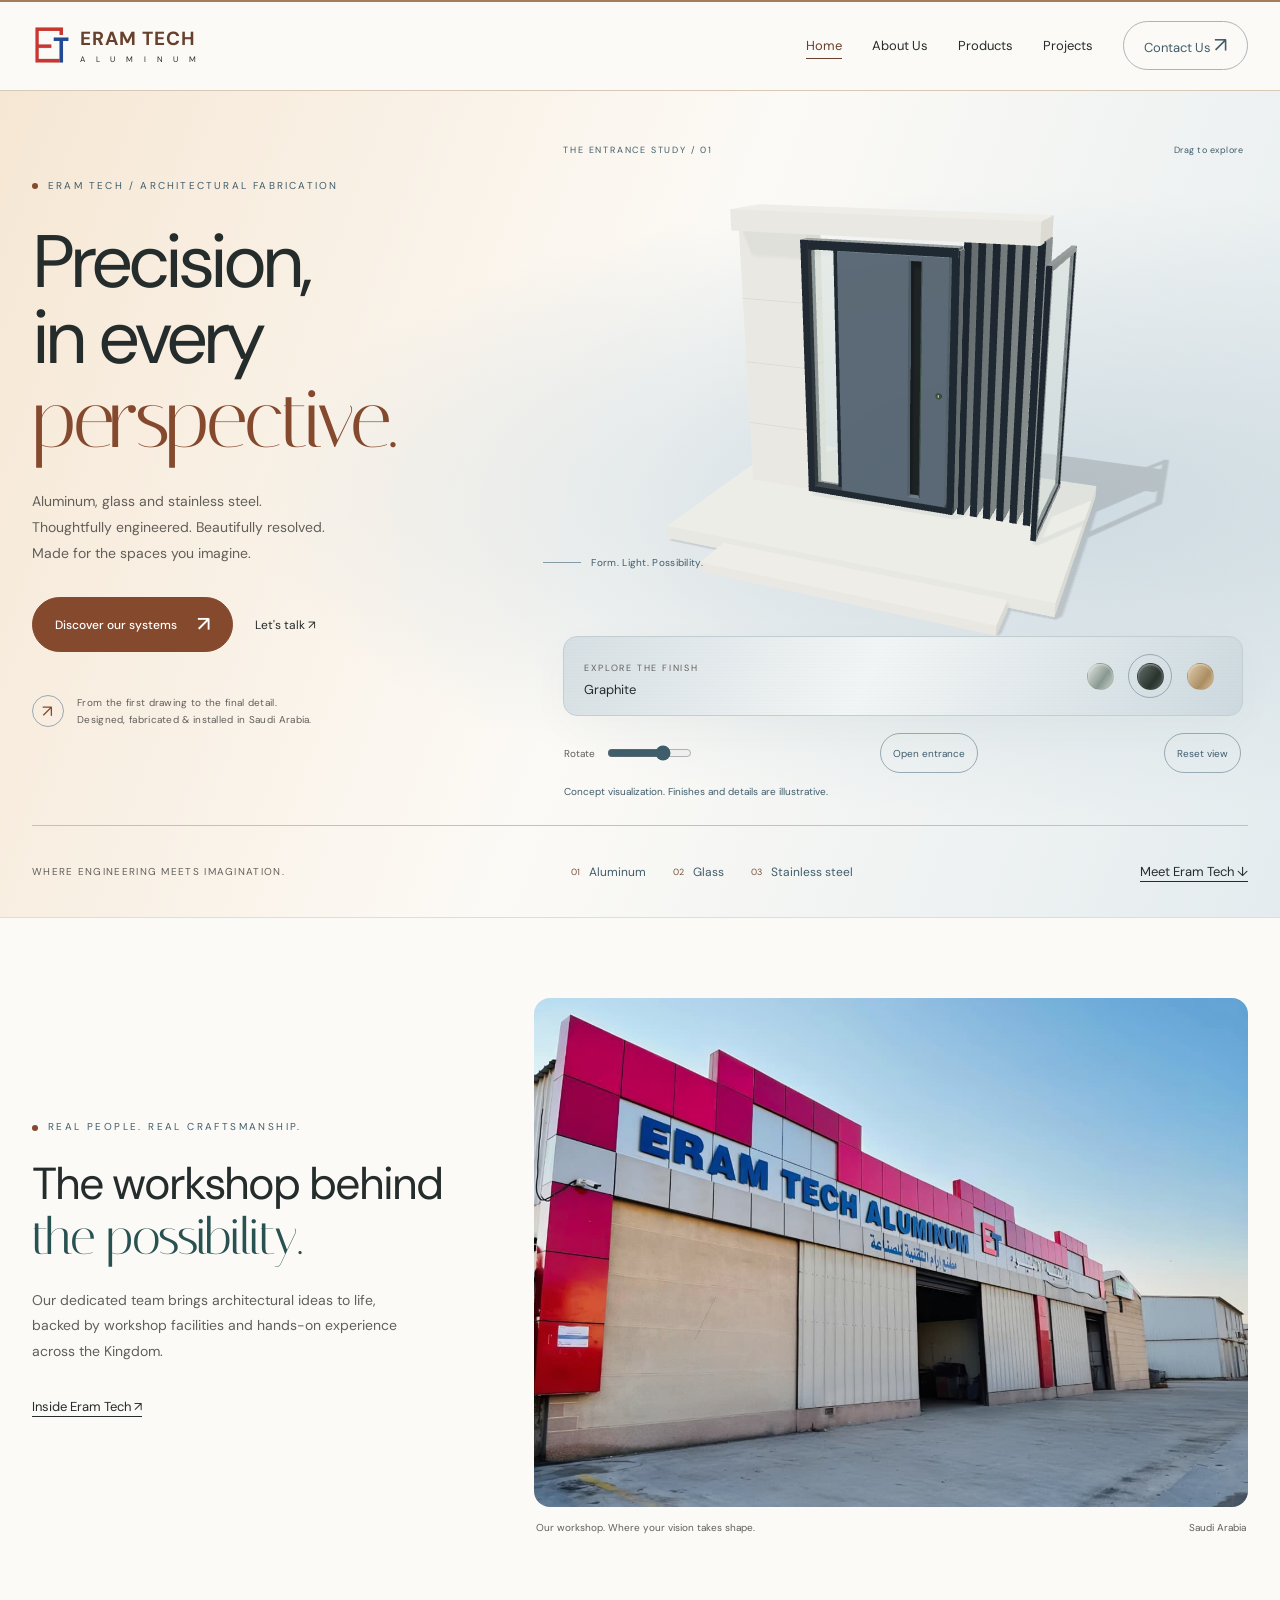
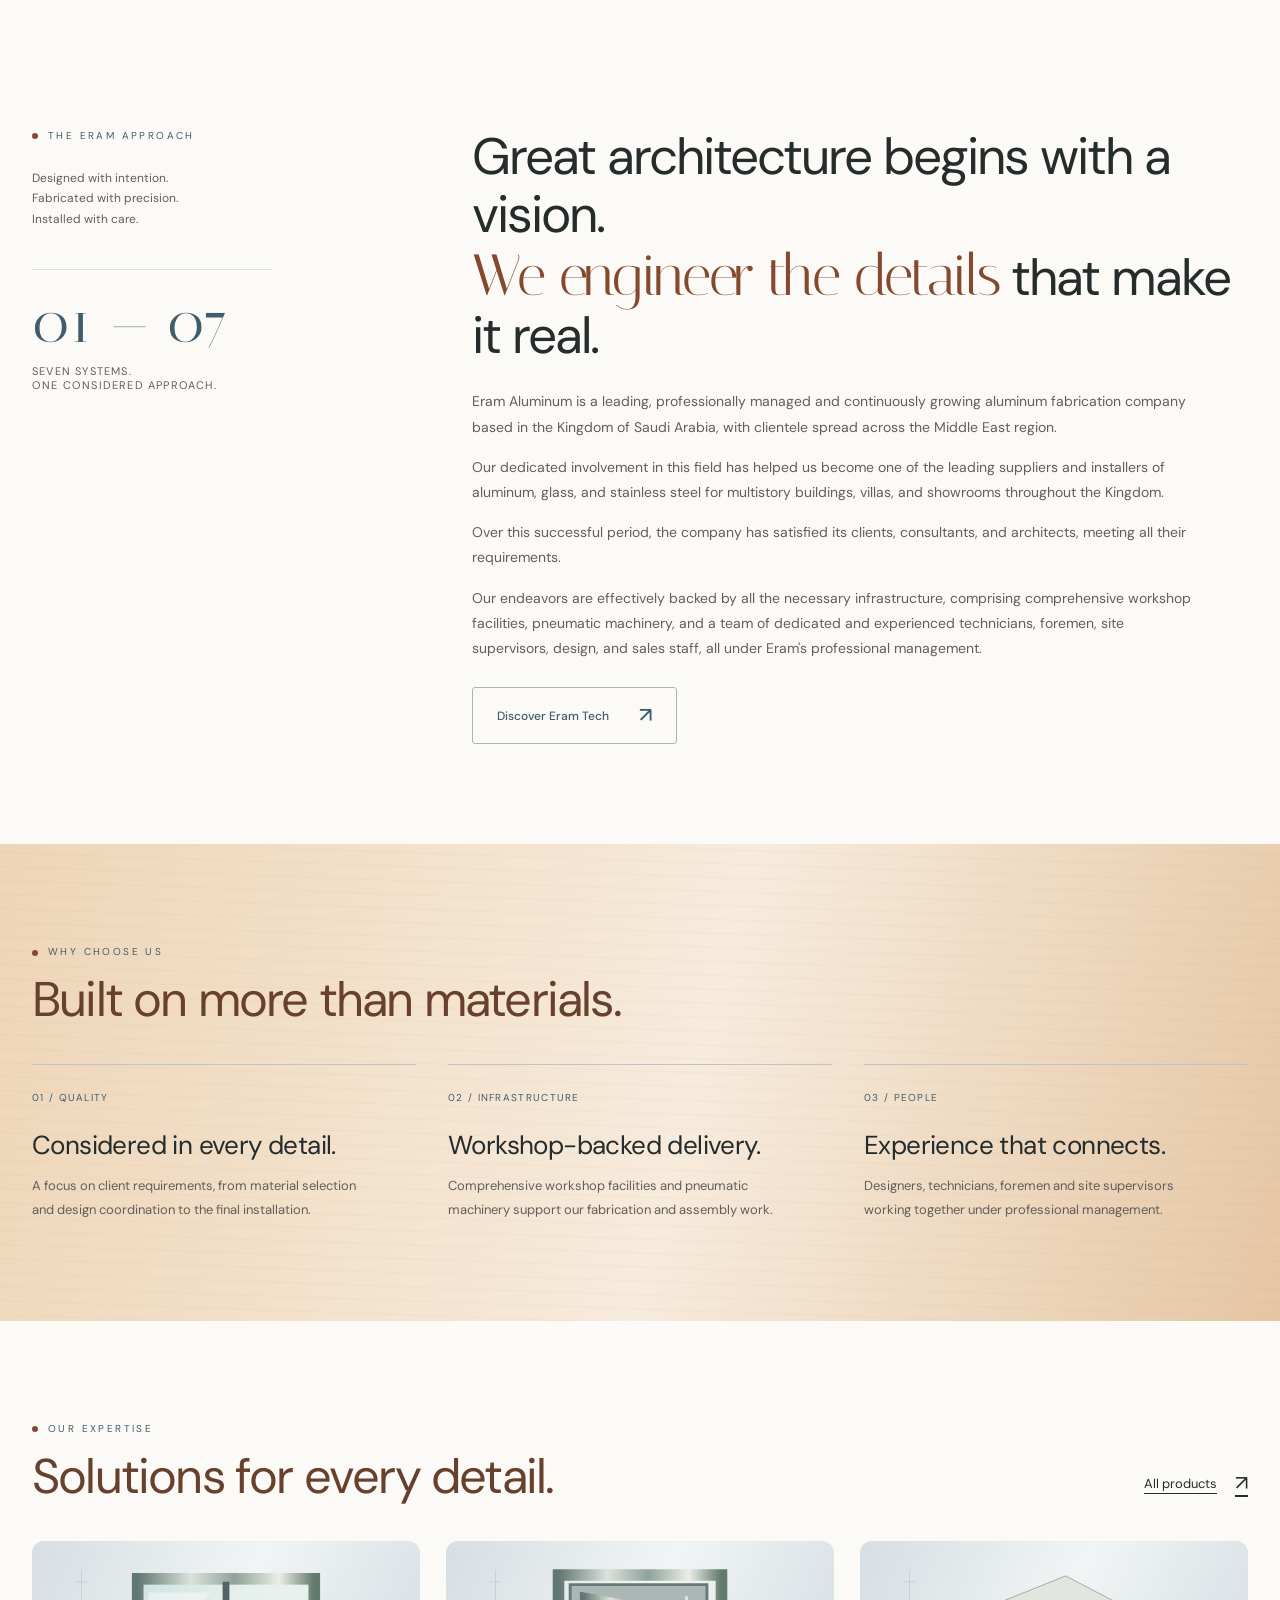
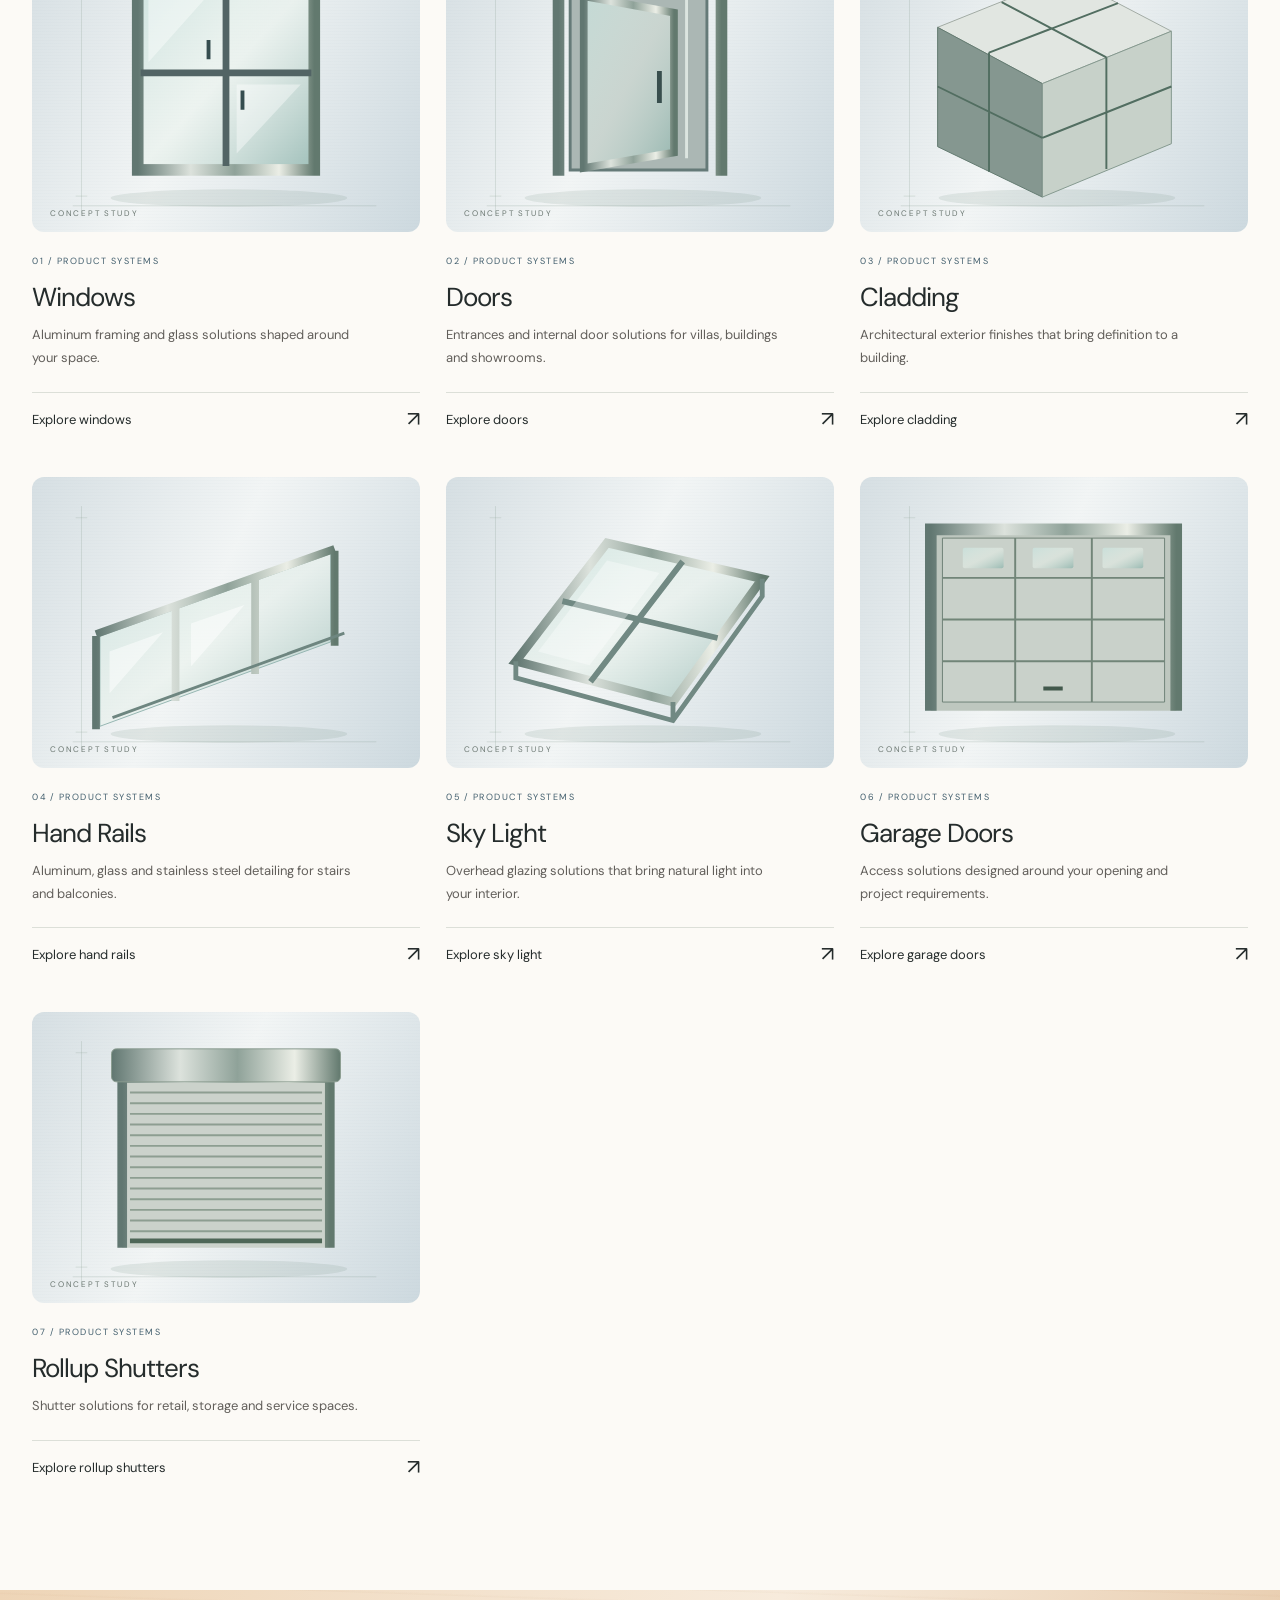
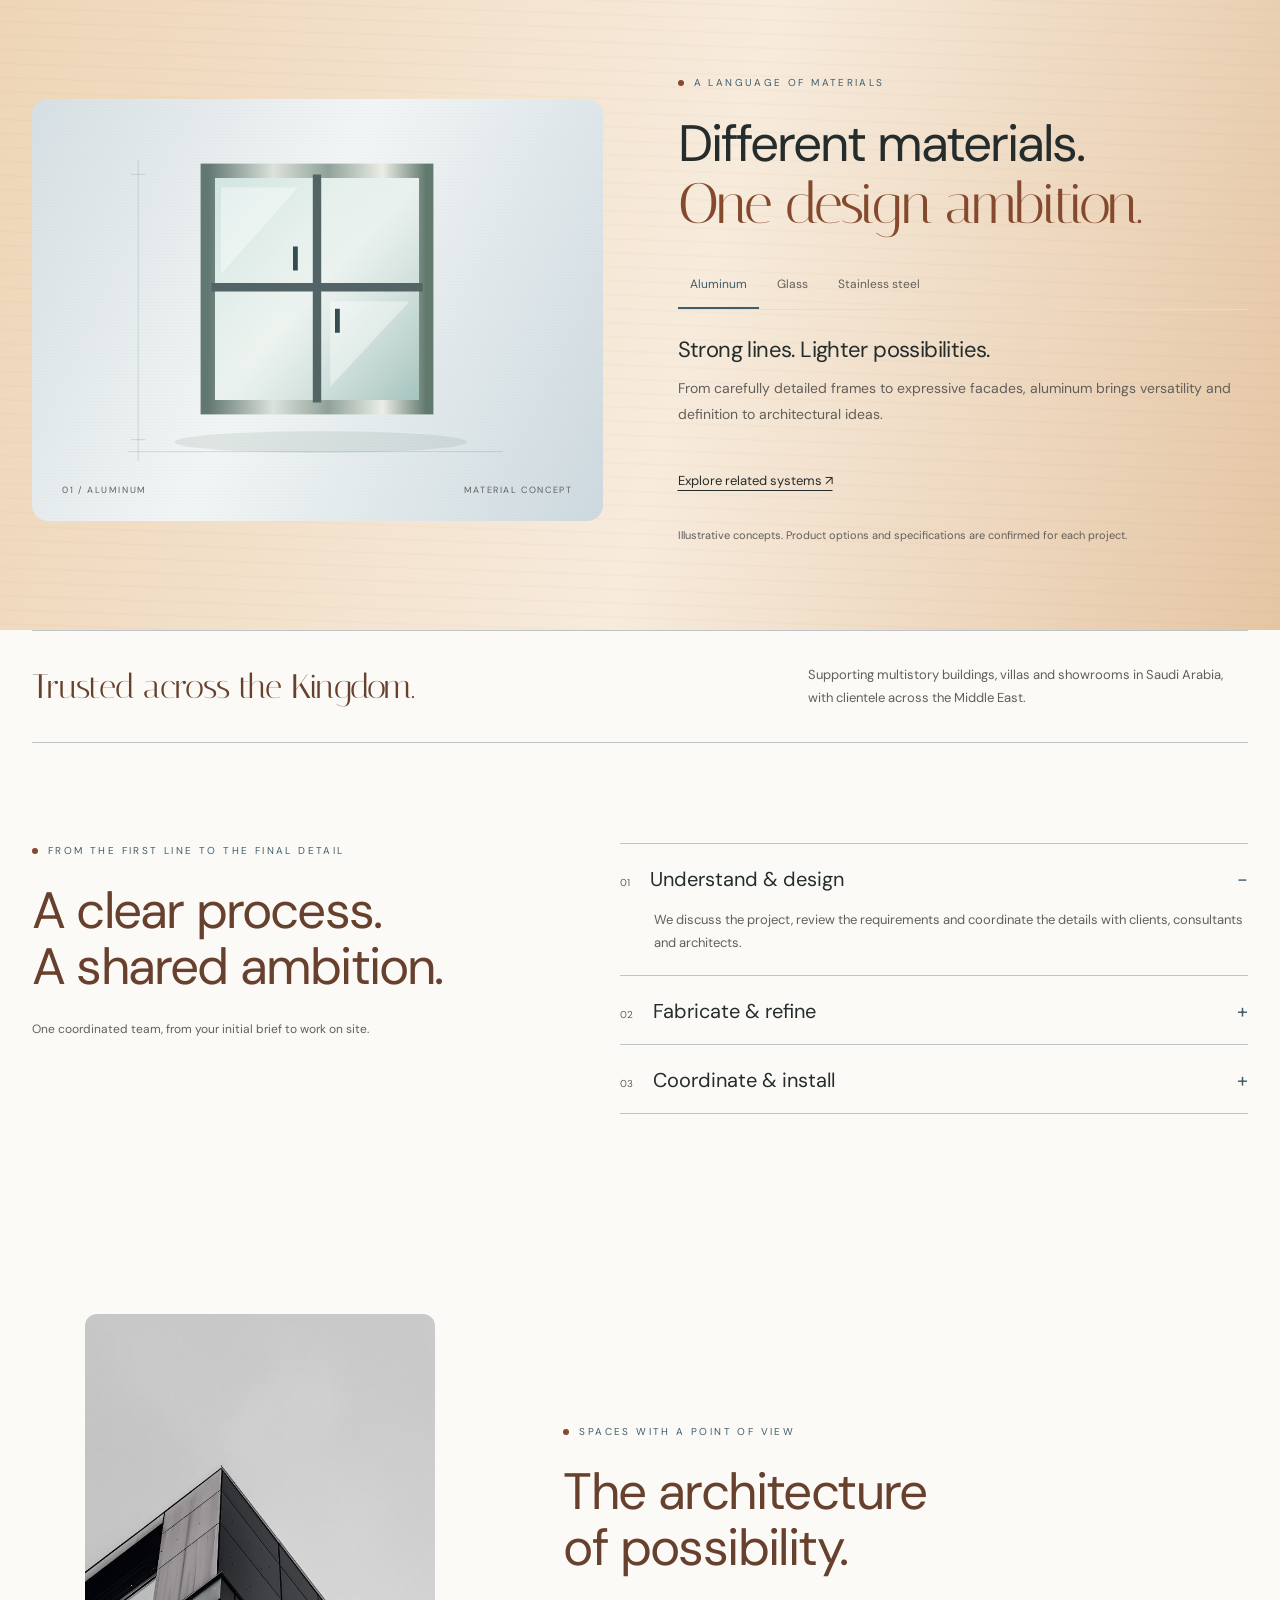
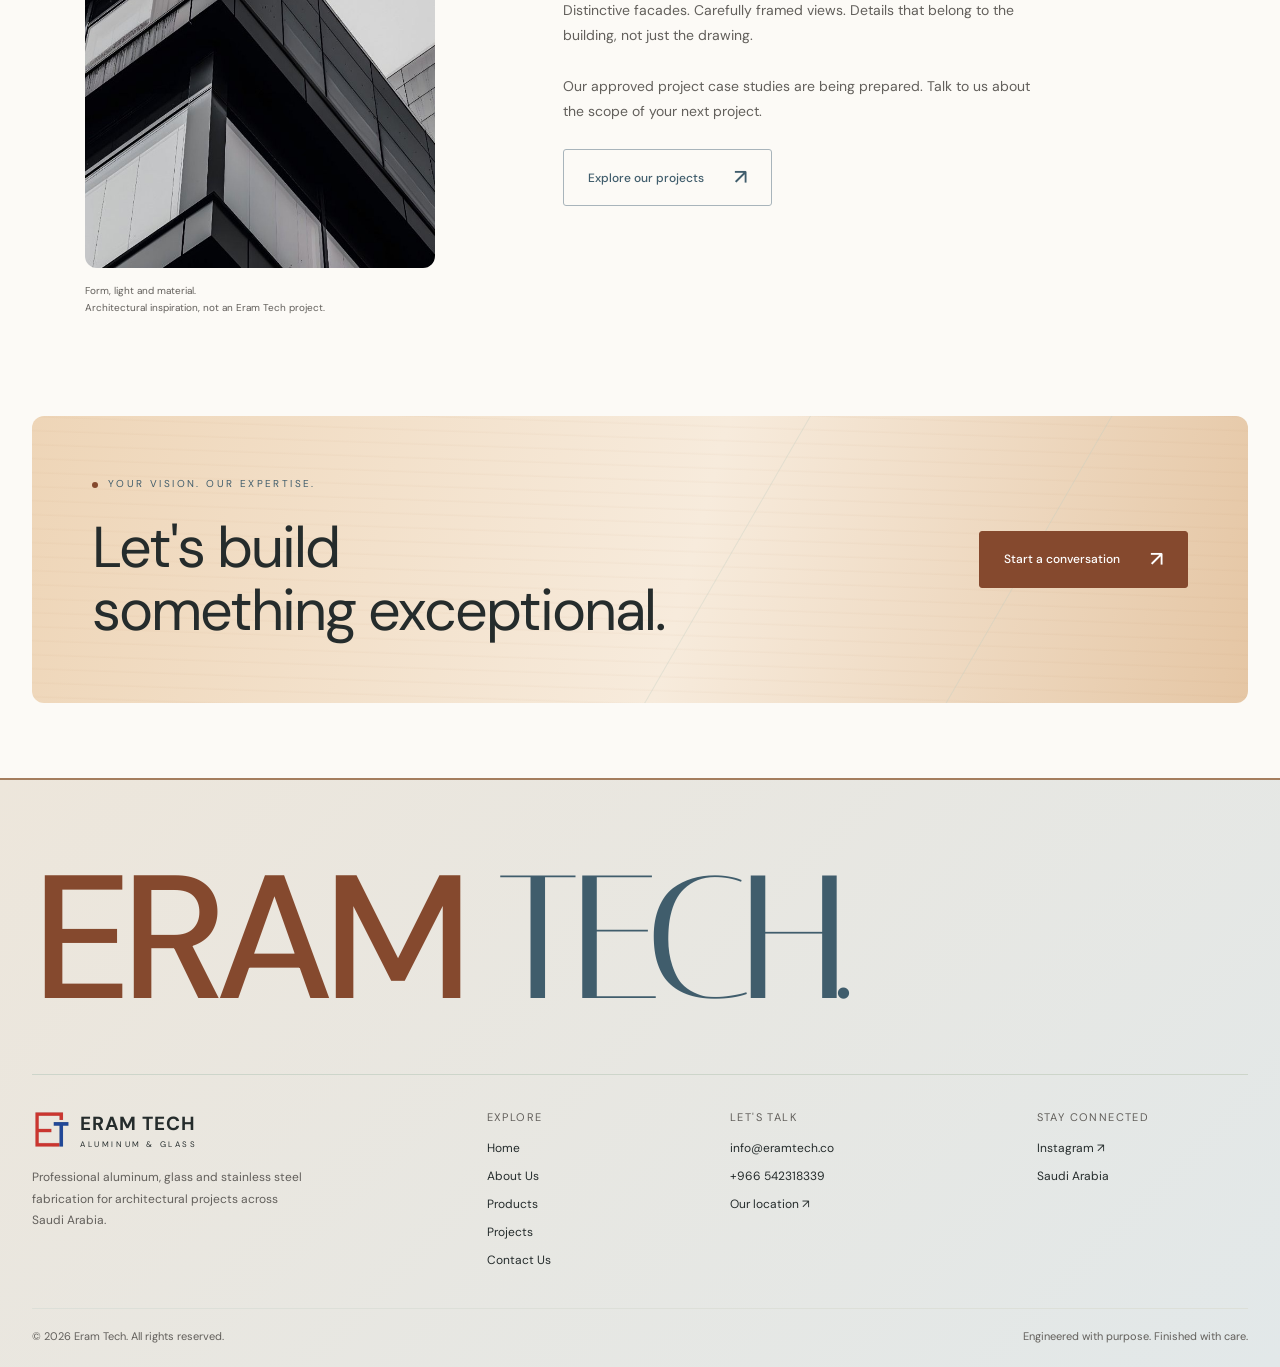
<file: index.html>
<!doctype html>
<html lang="en">
<head>
<meta charset="utf-8"><meta name="viewport" content="width=device-width, initial-scale=1">
<title>Aluminum, Glass & Steel Fabrication | Eram Tech</title><meta name="description" content="Eram Tech provides aluminum, glass and stainless steel fabrication and installation in Saudi Arabia.">
<link rel="icon" href="/edited-photo.png" type="image/png">
<link rel="stylesheet" href="/architecture.css?v=5">
<link rel="stylesheet" href="/editorial.css?v=6">
<link rel="stylesheet" href="/hero-3d.css?v=1">
<script type="module" src="/hero-3d.js?v=2"></script>
<script src="/architecture.js?v=4" defer></script>
</head>
<body>
<a class="skip" href="#main">Skip to content</a>
<header class="site-header"><div class="wrap header-inner"><a class="brand" href="/" aria-label="Eram Tech home"><img src="/edited-photo.png" width="37" height="39" alt=""><span><strong>ERAM TECH</strong><small><span class="brand-subtitle" aria-hidden="true"><span>A</span><span>L</span><span>U</span><span>M</span><span>I</span><span>N</span><span>U</span><span>M</span></span><span class="brand-subtitle-label">Aluminum</span></small></span></a>
<nav id="primary-nav" class="site-nav" aria-label="Primary navigation">
<a href="/" aria-current="page">Home</a><a href="/about/">About Us</a>
<a href="/products/">Products</a>
<a href="/projects/">Projects</a><a class="nav-contact" href="/contact/">Contact Us <span class="arrow" aria-hidden="true">&#8599;</span></a>
</nav></div></header>
<main id="main">
<section class="atelier-hero" aria-label="Eram Tech architectural studio">
<div class="wrap atelier-layout">
<div class="atelier-copy"><span class="eyebrow">Eram Tech / Architectural fabrication</span>
<h1>Precision,<br> in every<br><em>perspective.</em></h1>
<p>Aluminum, glass and stainless steel.<br>Thoughtfully engineered. Beautifully resolved.<br>Made for the spaces you imagine.</p>
<div class="atelier-actions"><a class="button" href="/products/">Discover our systems <span class="arrow" aria-hidden="true">&#8599;</span></a><a class="text-link" href="/contact/">Let's talk &#8599;</a></div>
<div class="atelier-note"><span aria-hidden="true">&#8599;</span><span>From the first drawing to the final detail.<br>Designed, fabricated &amp; installed in Saudi Arabia.</span></div>
</div>
<div class="atelier-display">
<div class="scene-kicker"><span>The entrance study / 01</span><span>Drag to explore</span></div>
<div class="scene-viewport" data-scene aria-label="Interactive architectural entrance concept. Drag horizontally to rotate, or use the rotation slider below.">
<img class="scene-fallback" src="/assets/studies/graphite-entrance.svg" width="400" height="300" alt="Graphite entrance door with a narrow left glass sidelight and full-height recessed handle">
<span class="scene-label">Form. Light. Possibility.</span>
</div>
<div class="finish-bar"><div><span class="finish-heading">Explore the finish</span><span class="finish-name" data-finish-name aria-live="polite">Graphite</span></div>
<div class="finish-options" role="group" aria-label="Model finish">
<button type="button" class="finish-option" data-finish="silver" aria-label="Brushed silver" aria-pressed="false" disabled><span></span></button>
<button type="button" class="finish-option" data-finish="graphite" aria-label="Graphite" aria-pressed="true" disabled><span></span></button>
<button type="button" class="finish-option" data-finish="champagne" aria-label="Champagne" aria-pressed="false" disabled><span></span></button>
</div></div>
<div class="scene-controls"><label for="model-rotation">Rotate <input type="range" id="model-rotation" data-rotation min="-55" max="55" value="21" aria-label="Rotate architectural model" disabled></label><button type="button" data-door aria-pressed="false" disabled>Open entrance</button><button type="button" data-reset-view disabled>Reset view</button></div>
<p class="scene-status" data-scene-status role="status">Preparing the architectural study...</p>
</div></div>
<div class="wrap atelier-foot"><span>Where engineering meets imagination.</span><div class="atelier-disciplines"><span><b>01</b> Aluminum</span><span><b>02</b> Glass</span><span><b>03</b> Stainless steel</span></div><a class="text-link" href="#our-workshop">Meet Eram Tech &#8595;</a></div>
</section>
<section class="wrap workshop-feature" id="our-workshop"><div><span class="eyebrow">Real people. Real craftsmanship.</span><h2>The workshop behind<br><em>the possibility.</em></h2><p>Our dedicated team brings architectural ideas to life, backed by workshop facilities and hands-on experience across the Kingdom.</p><a class="text-link" href="/about/">Inside Eram Tech &#8599;</a></div><figure><img class="full-photo" src="/office-exterior.jpeg" width="1280" height="913" alt="Full exterior of the Eram Tech Aluminum workshop in Saudi Arabia" loading="lazy"><figcaption class="photo-caption"><span>Our workshop. Where your vision takes shape.</span><span>Saudi Arabia</span></figcaption></figure></section>
<section class="section wrap intro-grid"><div><span class="eyebrow">The Eram approach</span><p class="note">Designed with intention.<br>Fabricated with precision.<br>Installed with care.</p><div class="story-stamp"><strong>01 &mdash; 07</strong><span>Seven systems.<br>One considered approach.</span></div></div><div><h2 class="editorial-heading">Great architecture begins with a vision.<br><em>We engineer the details</em> that make it real.</h2><div class="intro-copy"><p>Eram Aluminum is a leading, professionally managed and continuously growing aluminum fabrication company based in the Kingdom of Saudi Arabia, with clientele spread across the Middle East region.</p><p>Our dedicated involvement in this field has helped us become one of the leading suppliers and installers of aluminum, glass, and stainless steel for multistory buildings, villas, and showrooms throughout the Kingdom.</p><p>Over this successful period, the company has satisfied its clients, consultants, and architects, meeting all their requirements.</p><p>Our endeavors are effectively backed by all the necessary infrastructure, comprising comprehensive workshop facilities, pneumatic machinery, and a team of dedicated and experienced technicians, foremen, site supervisors, design, and sales staff, all under Eram's professional management.</p><a class="button outline" href="/about/">Discover Eram Tech<span class="arrow" aria-hidden="true">&#8599;</span></a></div></div></section>
<section class="soft-section section"><div class="wrap"><div class="section-top"><div><span class="eyebrow">Why choose us</span><h2>Built on more than materials.</h2></div></div><div class="features"><article class="feature"><span class="number">01 / QUALITY</span><h3>Considered in every detail.</h3><p>A focus on client requirements, from material selection and design coordination to the final installation.</p></article><article class="feature"><span class="number">02 / INFRASTRUCTURE</span><h3>Workshop-backed delivery.</h3><p>Comprehensive workshop facilities and pneumatic machinery support our fabrication and assembly work.</p></article><article class="feature"><span class="number">03 / PEOPLE</span><h3>Experience that connects.</h3><p>Designers, technicians, foremen and site supervisors working together under professional management.</p></article></div></div></section>
<section class="section wrap"><div class="section-top"><div><span class="eyebrow">Our expertise</span><h2>Solutions for every detail.</h2></div><a class="text-link" href="/products/">All products <span class="arrow" aria-hidden="true">&#8599;</span></a></div><div class="product-grid"><a class="product-card" href="/products/windows/"><span class="product-art"><img src="/assets/studies/windows.svg" width="400" height="300" loading="lazy" alt="Illustrative windows concept, not a technical specification"></span><span class="number">01 / PRODUCT SYSTEMS</span><h3>Windows</h3><p>Aluminum framing and glass solutions shaped around your space.</p><span class="text-link">Explore windows <span class="arrow" aria-hidden="true">&#8599;</span></span></a><a class="product-card" href="/products/doors/"><span class="product-art"><img src="/assets/studies/doors.svg" width="400" height="300" loading="lazy" alt="Illustrative doors concept, not a technical specification"></span><span class="number">02 / PRODUCT SYSTEMS</span><h3>Doors</h3><p>Entrances and internal door solutions for villas, buildings and showrooms.</p><span class="text-link">Explore doors <span class="arrow" aria-hidden="true">&#8599;</span></span></a><a class="product-card" href="/products/cladding/"><span class="product-art"><img src="/assets/studies/cladding.svg" width="400" height="300" loading="lazy" alt="Illustrative cladding concept, not a technical specification"></span><span class="number">03 / PRODUCT SYSTEMS</span><h3>Cladding</h3><p>Architectural exterior finishes that bring definition to a building.</p><span class="text-link">Explore cladding <span class="arrow" aria-hidden="true">&#8599;</span></span></a><a class="product-card" href="/products/hand-rails/"><span class="product-art"><img src="/assets/studies/hand-rails.svg" width="400" height="300" loading="lazy" alt="Illustrative hand rails concept, not a technical specification"></span><span class="number">04 / PRODUCT SYSTEMS</span><h3>Hand Rails</h3><p>Aluminum, glass and stainless steel detailing for stairs and balconies.</p><span class="text-link">Explore hand rails <span class="arrow" aria-hidden="true">&#8599;</span></span></a><a class="product-card" href="/products/sky-light/"><span class="product-art"><img src="/assets/studies/sky-light.svg" width="400" height="300" loading="lazy" alt="Illustrative sky light concept, not a technical specification"></span><span class="number">05 / PRODUCT SYSTEMS</span><h3>Sky Light</h3><p>Overhead glazing solutions that bring natural light into your interior.</p><span class="text-link">Explore sky light <span class="arrow" aria-hidden="true">&#8599;</span></span></a><a class="product-card" href="/products/garage-doors/"><span class="product-art"><img src="/assets/studies/garage-doors.svg" width="400" height="300" loading="lazy" alt="Illustrative garage doors concept, not a technical specification"></span><span class="number">06 / PRODUCT SYSTEMS</span><h3>Garage Doors</h3><p>Access solutions designed around your opening and project requirements.</p><span class="text-link">Explore garage doors <span class="arrow" aria-hidden="true">&#8599;</span></span></a><a class="product-card" href="/products/rollup-shutters/"><span class="product-art"><img src="/assets/studies/rollup-shutters.svg" width="400" height="300" loading="lazy" alt="Illustrative rollup shutters concept, not a technical specification"></span><span class="number">07 / PRODUCT SYSTEMS</span><h3>Rollup Shutters</h3><p>Shutter solutions for retail, storage and service spaces.</p><span class="text-link">Explore rollup shutters <span class="arrow" aria-hidden="true">&#8599;</span></span></a></div></section>
<section class="soft-section" id="materials"><div class="wrap materials"><div class="material-stage"><img data-material-image src="/assets/studies/windows.svg" width="400" height="300" alt="Illustrative aluminum window frame concept"><span><span data-material-index>01 / Aluminum</span><span>Material concept</span></span></div><div class="material-copy"><span class="eyebrow">A language of materials</span><h2>Different materials.<br><em>One design ambition.</em></h2><div class="material-buttons" role="group" aria-label="Explore materials"><button type="button" data-material="aluminum" aria-pressed="true">Aluminum</button><button type="button" data-material="glass" aria-pressed="false">Glass</button><button type="button" data-material="steel" aria-pressed="false">Stainless steel</button></div><div class="material-description" aria-live="polite"><h3 data-material-title>Strong lines. Lighter possibilities.</h3><p data-material-copy>From carefully detailed frames to expressive facades, aluminum brings versatility and definition to architectural ideas.</p></div><a class="text-link" data-material-link href="/products/windows/">Explore related systems &#8599;</a><p class="note">Illustrative concepts. Product options and specifications are confirmed for each project.</p></div></div></section><section class="wrap kingdom"><h2>Trusted across the Kingdom.</h2><p>Supporting multistory buildings, villas and showrooms in Saudi Arabia, with clientele across the Middle East.</p></section>
<section class="section wrap process"><div><span class="eyebrow">From the first line to the final detail</span><h2>A clear process.<br>A shared ambition.</h2><p class="note" style="margin-top:24px">One coordinated team, from your initial brief to work on site.</p></div><div><details open><summary><span>01</span> Understand &amp; design</summary><p>We discuss the project, review the requirements and coordinate the details with clients, consultants and architects.</p></details><details><summary><span>02</span> Fabricate &amp; refine</summary><p>Our workshop facilities, machinery and experienced technicians bring the agreed details into physical form.</p></details><details><summary><span>03</span> Coordinate &amp; install</summary><p>Foremen and site supervisors work with the installation team to carry the design intent through to the finished space.</p></details></div></section><section class="section wrap project-invitation"><figure class="inspiration-image"><img src="/phone-wallpaper.jpg" alt="Architectural inspiration showing aluminum facade lines" width="659" height="1044" loading="lazy"><figcaption>Form, light and material.<br>Architectural inspiration, not an Eram Tech project.</figcaption></figure><div><span class="eyebrow">Spaces with a point of view</span><h2>The architecture<br>of possibility.</h2><p>Distinctive facades. Carefully framed views. Details that belong to the building, not just the drawing.</p><p>Our approved project case studies are being prepared. Talk to us about the scope of your next project.</p><a class="button outline" href="/projects/">Explore our projects <span class="arrow" aria-hidden="true">&#8599;</span></a></div></section></main>
<section class="cta wrap"><div><span class="eyebrow">Your vision. Our expertise.</span><h2>Let's build<br>something exceptional.</h2></div><a class="button" href="/contact/">Start a conversation<span class="arrow" aria-hidden="true">&#8599;</span></a></section>
<footer class="site-footer"><div class="wrap"><div class="footer-wordmark" aria-hidden="true">ERAM <span>TECH.</span></div><div class="footer-grid"><div><a class="brand" href="/" aria-label="Eram Tech home"><img src="/edited-photo.png" width="37" height="39" alt=""><span><strong>ERAM TECH</strong><small>ALUMINUM &amp; GLASS</small></span></a><p>Professional aluminum, glass and stainless steel fabrication for architectural projects across Saudi Arabia.</p></div>
<div><h2 class="footer-heading">Explore</h2><div class="footer-links"><a href="/">Home</a><a href="/about/">About Us</a><a href="/products/">Products</a><a href="/projects/">Projects</a><a href="/contact/">Contact Us</a></div></div>
<div><h2 class="footer-heading">Let's talk</h2><div class="footer-links"><a href="mailto:info@eramtech.co">info@eramtech.co</a><a href="tel:+966542318339">+966 542318339</a><a href="https://maps.google.com/?q=26.448895,50.039623" target="_blank" rel="noopener noreferrer">Our location &#8599;</a></div></div>
<div><h2 class="footer-heading">Stay connected</h2><div class="footer-links"><a href="https://www.instagram.com/eramtech_ksa?igsi=ZmtyOWc5OTU0aG81" target="_blank" rel="noopener noreferrer">Instagram &#8599;</a><span>Saudi Arabia</span></div></div></div>
<div class="footer-bottom"><span>&copy; <span data-year>2026</span> Eram Tech. All rights reserved.</span><span>Engineered with purpose. Finished with care.</span></div></div></footer>
</body></html>
</file>
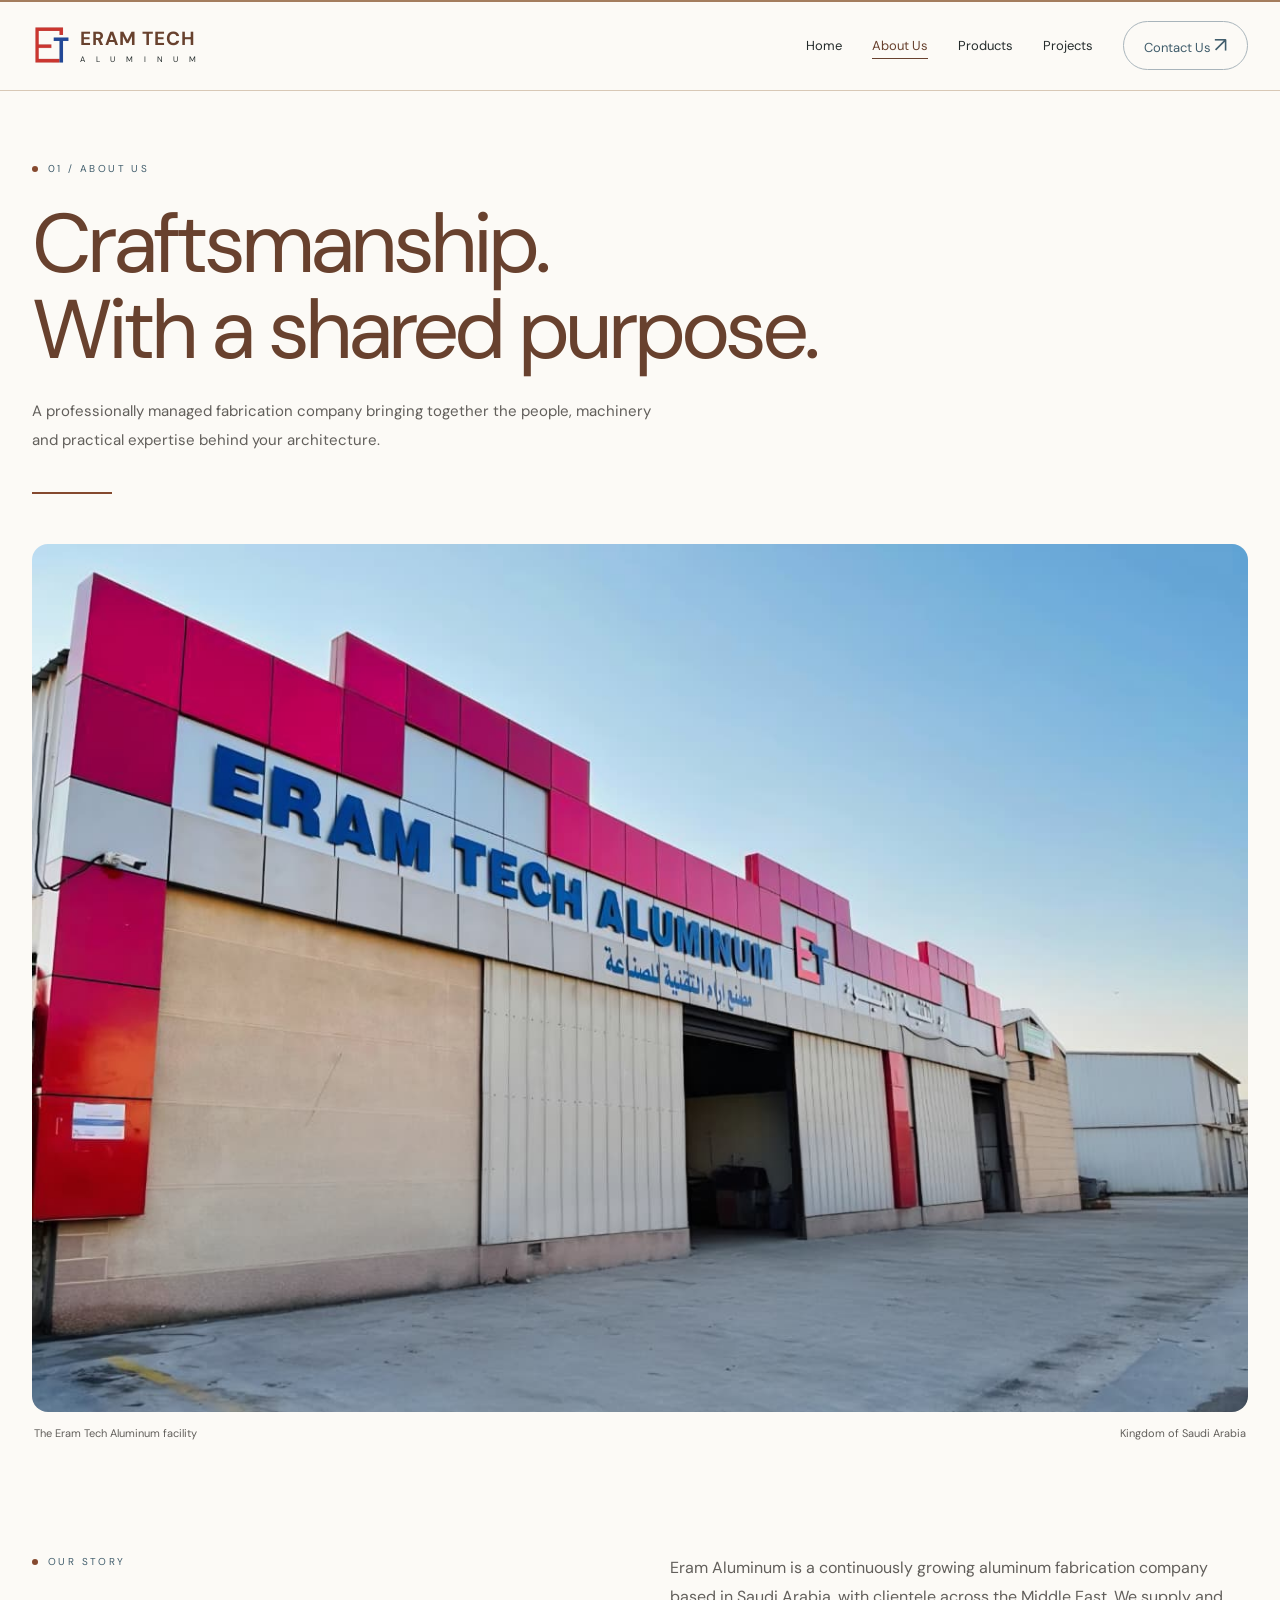
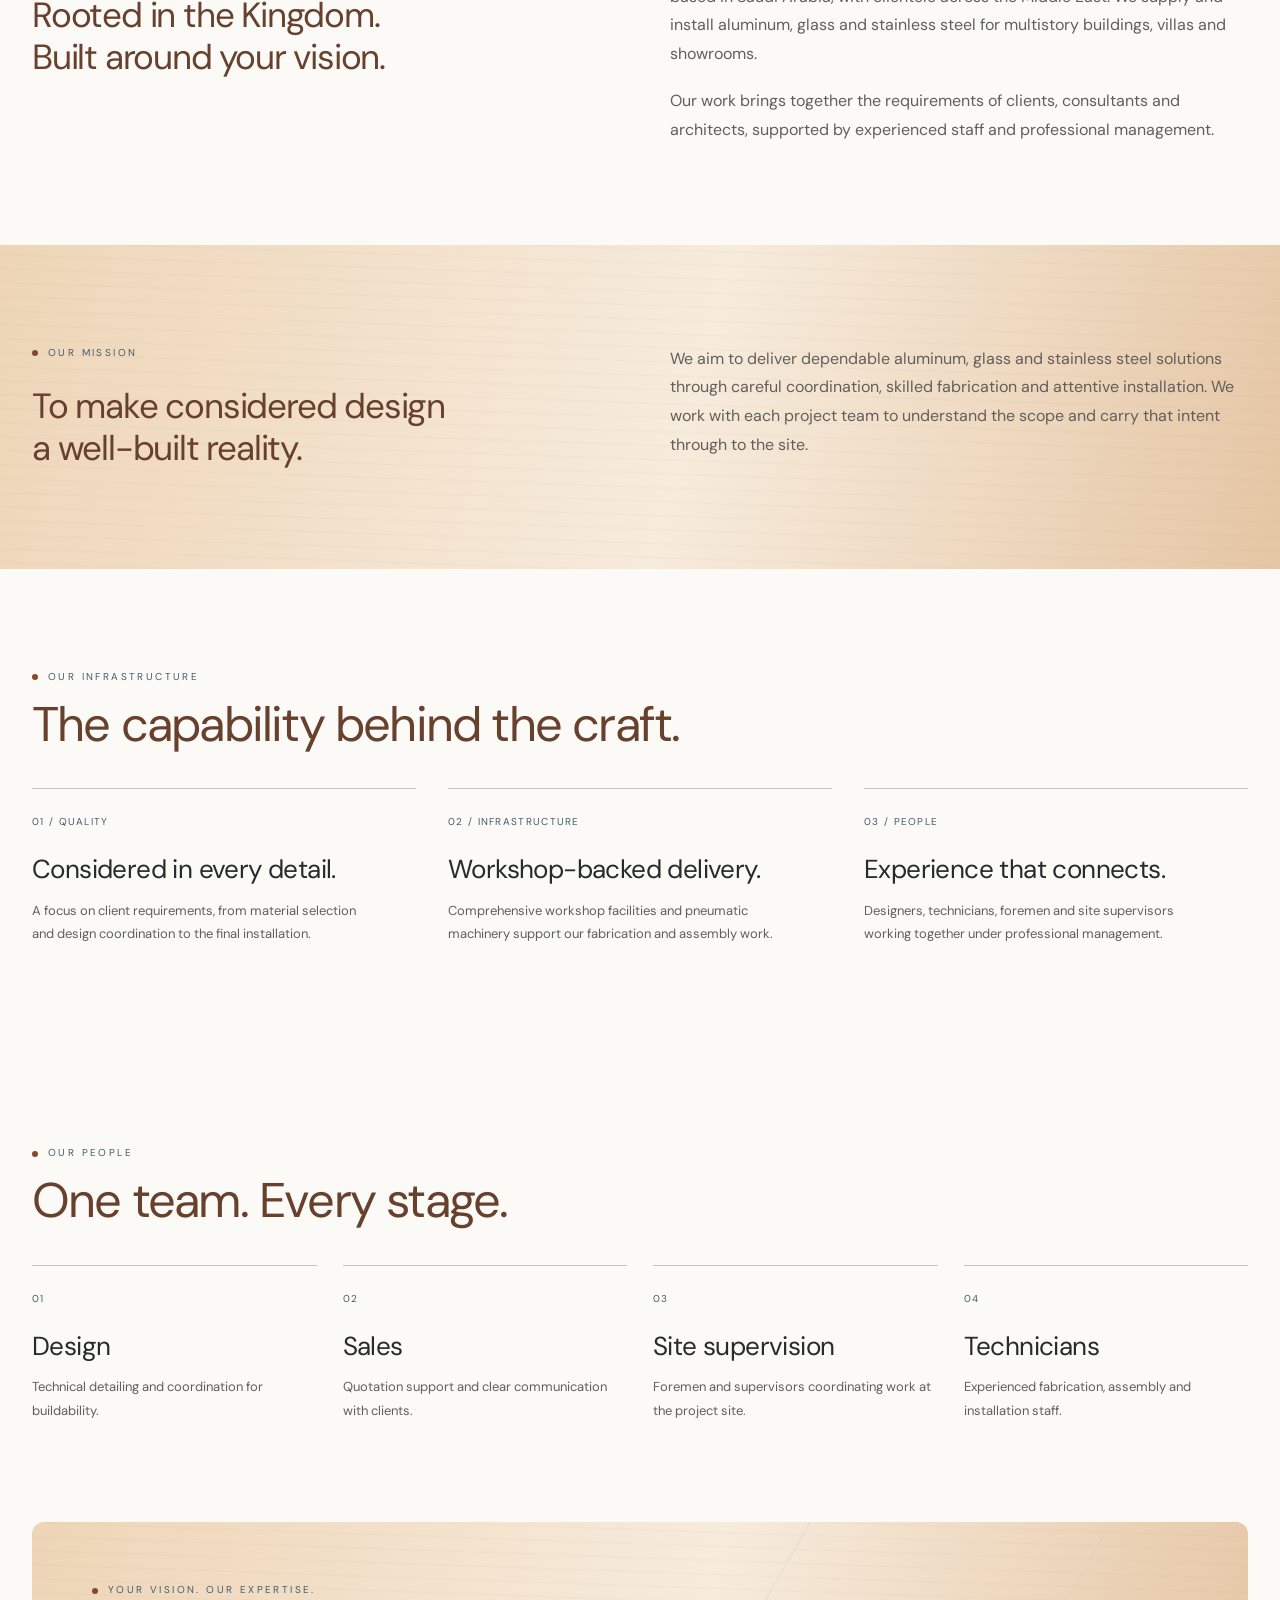
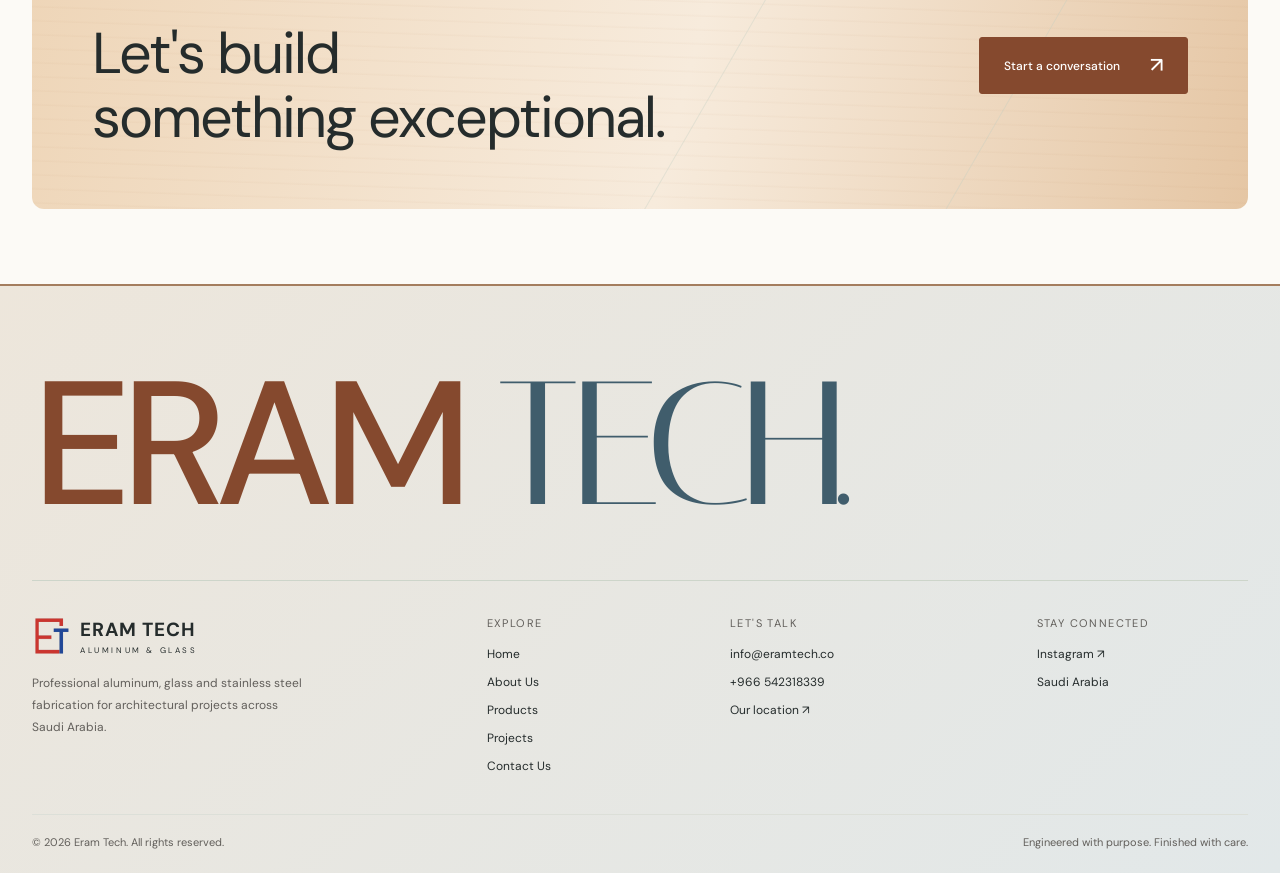
<file: about/index.html>
<!doctype html>
<html lang="en">
<head>
<meta charset="utf-8"><meta name="viewport" content="width=device-width, initial-scale=1">
<title>About Us | Eram Tech</title><meta name="description" content="Meet Eram Tech and discover our workshop, mission and fabrication team in Saudi Arabia.">
<link rel="icon" href="/edited-photo.png" type="image/png">
<link rel="stylesheet" href="/architecture.css?v=5">
<link rel="stylesheet" href="/editorial.css?v=6">
<script src="/architecture.js?v=4" defer></script>
</head>
<body>
<a class="skip" href="#main">Skip to content</a>
<header class="site-header"><div class="wrap header-inner"><a class="brand" href="/" aria-label="Eram Tech home"><img src="/edited-photo.png" width="37" height="39" alt=""><span><strong>ERAM TECH</strong><small><span class="brand-subtitle" aria-hidden="true"><span>A</span><span>L</span><span>U</span><span>M</span><span>I</span><span>N</span><span>U</span><span>M</span></span><span class="brand-subtitle-label">Aluminum</span></small></span></a>
<nav id="primary-nav" class="site-nav" aria-label="Primary navigation">
<a href="/">Home</a><a href="/about/" aria-current="page">About Us</a>
<a href="/products/">Products</a>
<a href="/projects/">Projects</a><a class="nav-contact" href="/contact/">Contact Us <span class="arrow" aria-hidden="true">&#8599;</span></a>
</nav></div></header>
<main id="main">
<section class="page-intro wrap"><span class="eyebrow">01 / About us</span><h1>Craftsmanship.<br>With a shared purpose.</h1><p class="lead">A professionally managed fabrication company bringing together the people, machinery and practical expertise behind your architecture.</p></section>
<div class="wrap"><figure class="hero-figure"><img class="full-photo" src="/office-exterior.jpeg" width="1280" height="913" alt="Full exterior of the Eram Tech Aluminum workshop with red and silver cladding in Saudi Arabia" fetchpriority="high"><figcaption class="photo-caption"><span>The Eram Tech Aluminum facility</span><span>Kingdom of Saudi Arabia</span></figcaption></figure></div>
<section class="section wrap story"><div><span class="eyebrow">Our story</span><h2>Rooted in the Kingdom.<br>Built around your vision.</h2></div><div><p>Eram Aluminum is a continuously growing aluminum fabrication company based in Saudi Arabia, with clientele across the Middle East. We supply and install aluminum, glass and stainless steel for multistory buildings, villas and showrooms.</p><p>Our work brings together the requirements of clients, consultants and architects, supported by experienced staff and professional management.</p></div></section>
<section class="soft-section section"><div class="wrap story"><div><span class="eyebrow">Our mission</span><h2>To make considered design<br>a well-built reality.</h2></div><p>We aim to deliver dependable aluminum, glass and stainless steel solutions through careful coordination, skilled fabrication and attentive installation. We work with each project team to understand the scope and carry that intent through to the site.</p></div></section>
<section class="section wrap"><div class="section-top"><div><span class="eyebrow">Our infrastructure</span><h2>The capability behind the craft.</h2></div></div><div class="features"><article class="feature"><span class="number">01 / QUALITY</span><h3>Considered in every detail.</h3><p>A focus on client requirements, from material selection and design coordination to the final installation.</p></article><article class="feature"><span class="number">02 / INFRASTRUCTURE</span><h3>Workshop-backed delivery.</h3><p>Comprehensive workshop facilities and pneumatic machinery support our fabrication and assembly work.</p></article><article class="feature"><span class="number">03 / PEOPLE</span><h3>Experience that connects.</h3><p>Designers, technicians, foremen and site supervisors working together under professional management.</p></article></div></section>
<section class="section wrap"><div class="section-top"><div><span class="eyebrow">Our people</span><h2>One team. Every stage.</h2></div></div><div class="team-grid"><article class="feature"><span class="number">01</span><h3>Design</h3><p>Technical detailing and coordination for buildability.</p></article><article class="feature"><span class="number">02</span><h3>Sales</h3><p>Quotation support and clear communication with clients.</p></article><article class="feature"><span class="number">03</span><h3>Site supervision</h3><p>Foremen and supervisors coordinating work at the project site.</p></article><article class="feature"><span class="number">04</span><h3>Technicians</h3><p>Experienced fabrication, assembly and installation staff.</p></article></div></section></main>
<section class="cta wrap"><div><span class="eyebrow">Your vision. Our expertise.</span><h2>Let's build<br>something exceptional.</h2></div><a class="button" href="/contact/">Start a conversation<span class="arrow" aria-hidden="true">&#8599;</span></a></section>
<footer class="site-footer"><div class="wrap"><div class="footer-wordmark" aria-hidden="true">ERAM <span>TECH.</span></div><div class="footer-grid"><div><a class="brand" href="/" aria-label="Eram Tech home"><img src="/edited-photo.png" width="37" height="39" alt=""><span><strong>ERAM TECH</strong><small>ALUMINUM &amp; GLASS</small></span></a><p>Professional aluminum, glass and stainless steel fabrication for architectural projects across Saudi Arabia.</p></div>
<div><h2 class="footer-heading">Explore</h2><div class="footer-links"><a href="/">Home</a><a href="/about/">About Us</a><a href="/products/">Products</a><a href="/projects/">Projects</a><a href="/contact/">Contact Us</a></div></div>
<div><h2 class="footer-heading">Let's talk</h2><div class="footer-links"><a href="mailto:info@eramtech.co">info@eramtech.co</a><a href="tel:+966542318339">+966 542318339</a><a href="https://maps.google.com/?q=26.448895,50.039623" target="_blank" rel="noopener noreferrer">Our location &#8599;</a></div></div>
<div><h2 class="footer-heading">Stay connected</h2><div class="footer-links"><a href="https://www.instagram.com/eramtech_ksa?igsi=ZmtyOWc5OTU0aG81" target="_blank" rel="noopener noreferrer">Instagram &#8599;</a><span>Saudi Arabia</span></div></div></div>
<div class="footer-bottom"><span>&copy; <span data-year>2026</span> Eram Tech. All rights reserved.</span><span>Engineered with purpose. Finished with care.</span></div></div></footer>
</body></html>
</file>
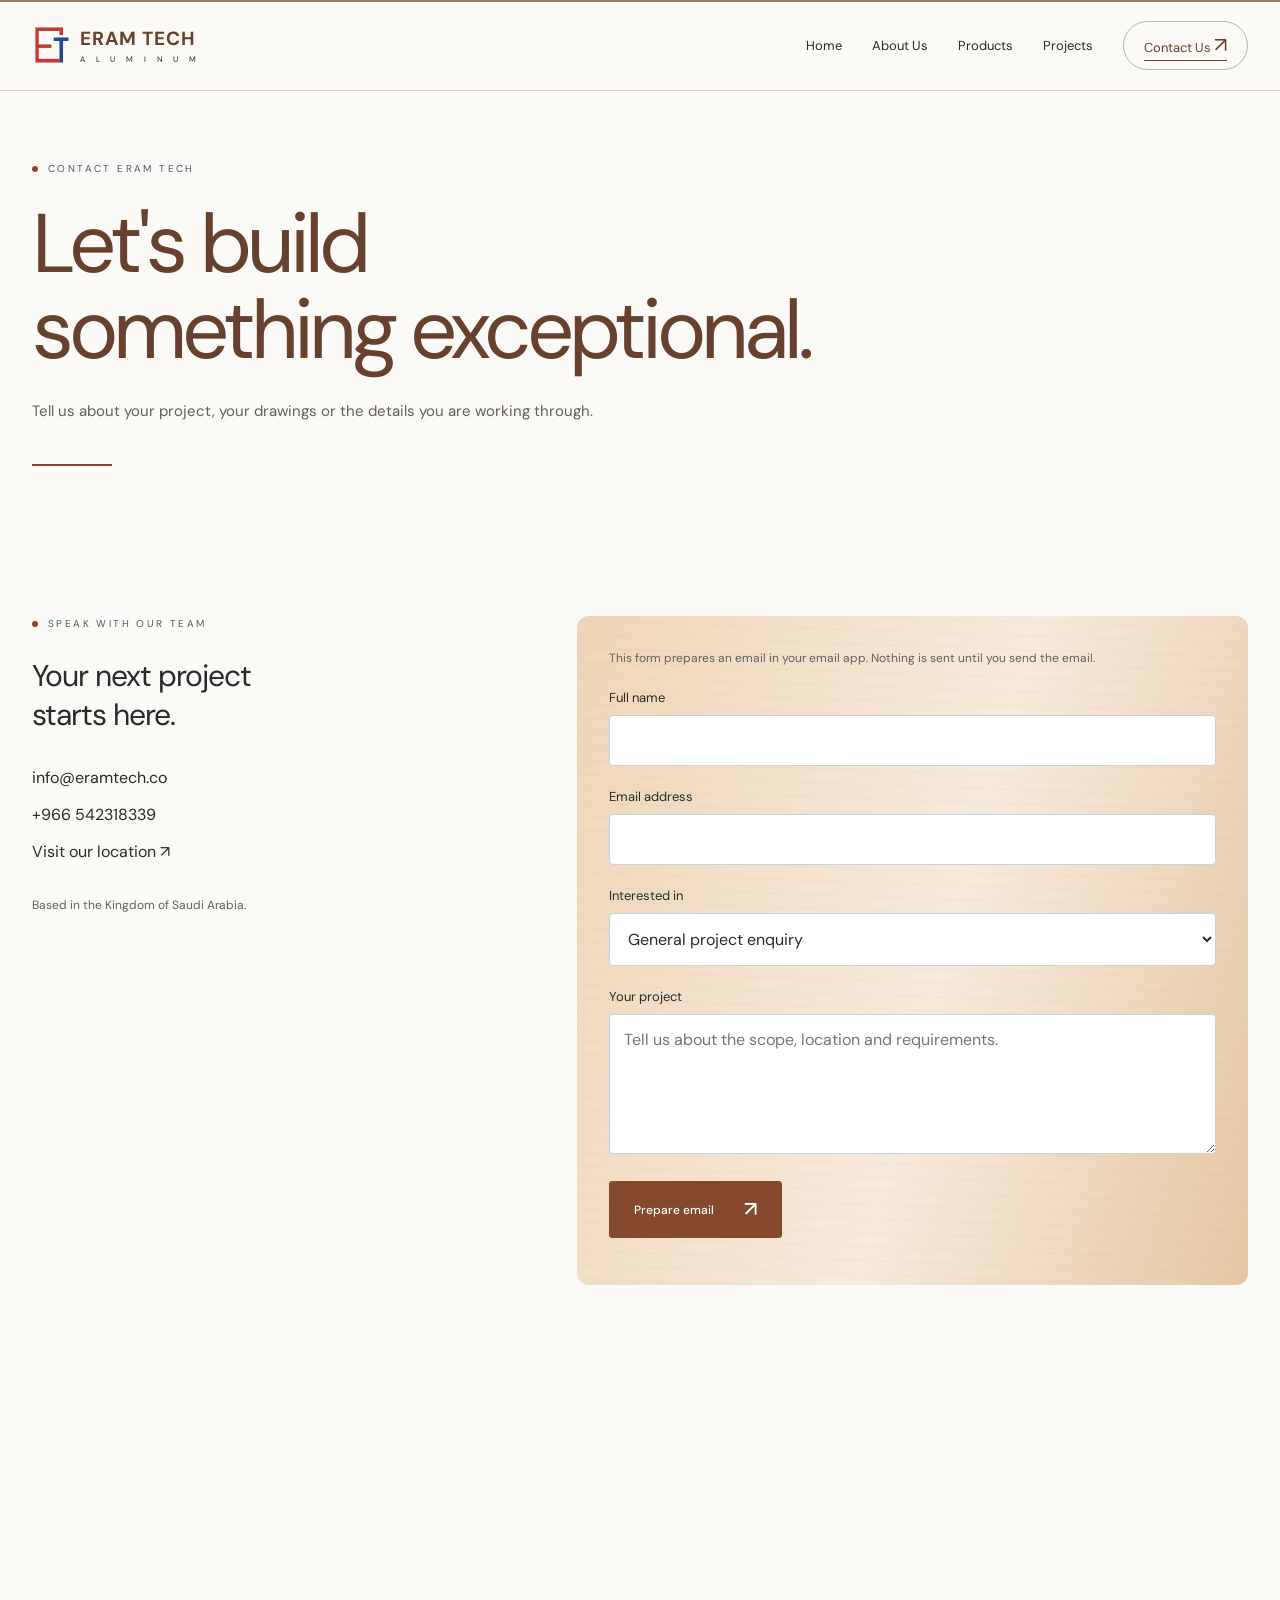
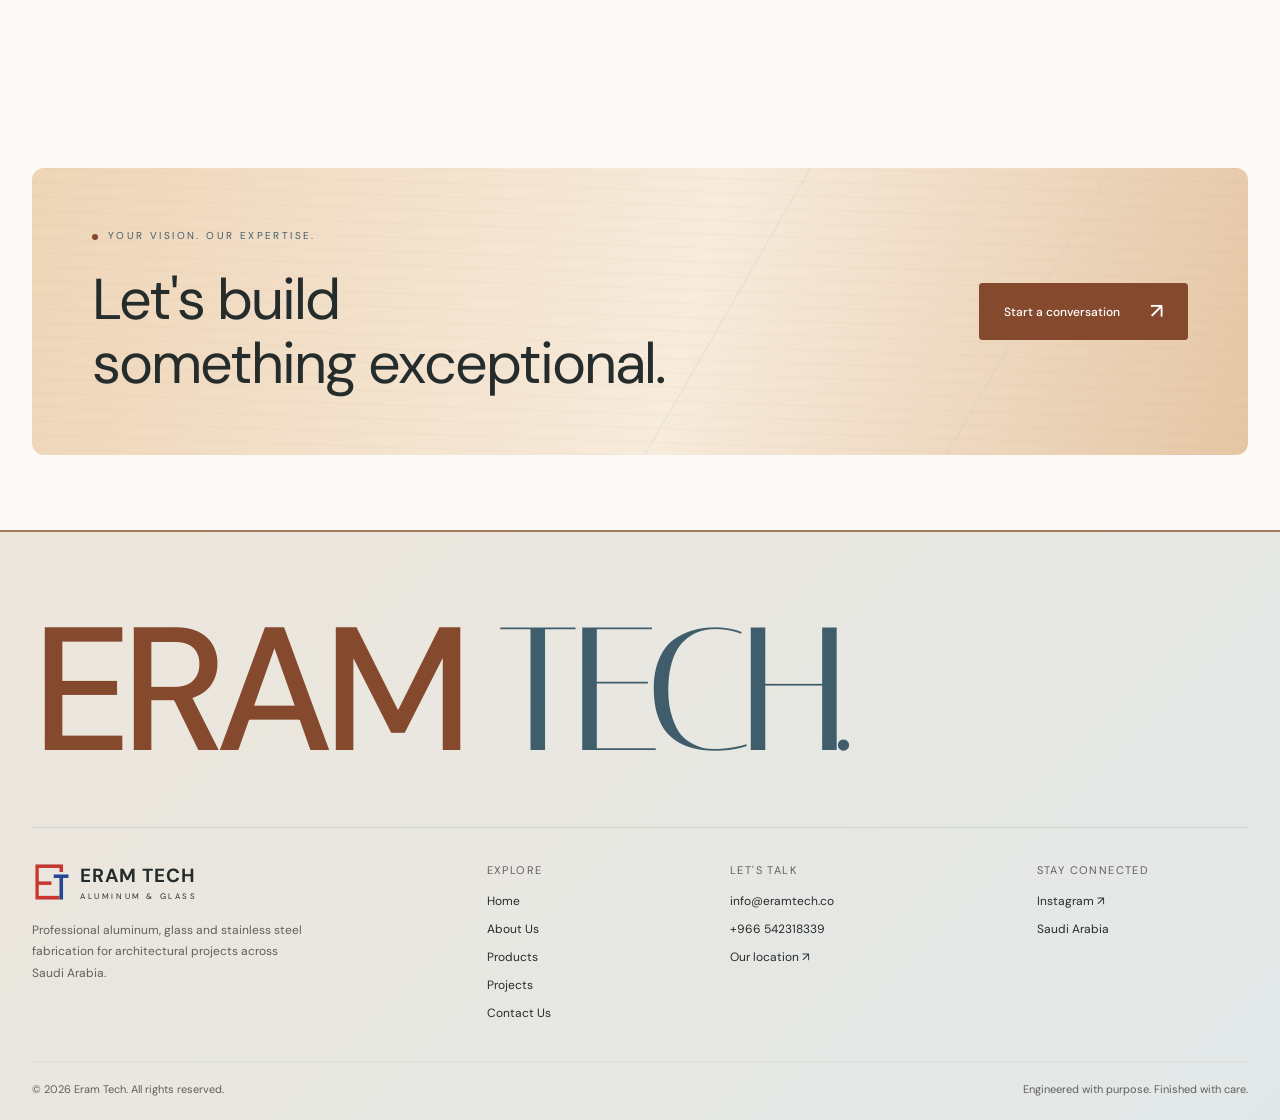
<file: contact/index.html>
<!doctype html>
<html lang="en">
<head>
<meta charset="utf-8"><meta name="viewport" content="width=device-width, initial-scale=1">
<title>Contact Us | Eram Tech</title><meta name="description" content="Contact Eram Tech for aluminum, glass and stainless steel fabrication enquiries.">
<link rel="icon" href="/edited-photo.png" type="image/png">
<link rel="stylesheet" href="/architecture.css?v=5">
<link rel="stylesheet" href="/editorial.css?v=6">
<script src="/architecture.js?v=4" defer></script>
</head>
<body>
<a class="skip" href="#main">Skip to content</a>
<header class="site-header"><div class="wrap header-inner"><a class="brand" href="/" aria-label="Eram Tech home"><img src="/edited-photo.png" width="37" height="39" alt=""><span><strong>ERAM TECH</strong><small><span class="brand-subtitle" aria-hidden="true"><span>A</span><span>L</span><span>U</span><span>M</span><span>I</span><span>N</span><span>U</span><span>M</span></span><span class="brand-subtitle-label">Aluminum</span></small></span></a>
<nav id="primary-nav" class="site-nav" aria-label="Primary navigation">
<a href="/">Home</a><a href="/about/">About Us</a>
<a href="/products/">Products</a>
<a href="/projects/">Projects</a><a class="nav-contact" href="/contact/" aria-current="page">Contact Us <span class="arrow" aria-hidden="true">&#8599;</span></a>
</nav></div></header>
<main id="main">
<section class="page-intro wrap"><span class="eyebrow">Contact Eram Tech</span><h1>Let's build<br>something exceptional.</h1><p class="lead">Tell us about your project, your drawings or the details you are working through.</p></section>
<section class="section wrap"><div class="contact-layout"><div class="contact-details"><div><span class="eyebrow">Speak with our team</span><h2>Your next project<br>starts here.</h2></div><div><a href="mailto:info@eramtech.co">info@eramtech.co</a><a href="tel:+966542318339">+966 542318339</a><a href="https://maps.google.com/?q=26.448895,50.039623" target="_blank" rel="noopener noreferrer">Visit our location &#8599;</a></div><p class="note">Based in the Kingdom of Saudi Arabia.</p></div>
<form class="contact-form" data-contact-form><p class="form-note">This form prepares an email in your email app. Nothing is sent until you send the email.</p><div class="field"><label for="name">Full name</label><input id="name" name="name" autocomplete="name" required></div><div class="field"><label for="email">Email address</label><input type="email" id="email" name="email" autocomplete="email" required></div><div class="field"><label for="subject">Interested in</label><select id="subject" name="subject"><option>General project enquiry</option><option>Windows</option><option>Doors</option><option>Cladding</option><option>Hand Rails</option><option>Sky Light</option><option>Garage Doors</option><option>Rollup Shutters</option></select></div><div class="field"><label for="message">Your project</label><textarea id="message" name="message" required placeholder="Tell us about the scope, location and requirements."></textarea></div><button class="button" type="submit">Prepare email <span class="arrow" aria-hidden="true">&#8599;</span></button><p class="form-status" data-form-status role="status"></p><noscript><p>Please email your enquiry directly to info@eramtech.co.</p></noscript></form></div>
<iframe class="map" title="Eram Tech location in Saudi Arabia" src="https://maps.google.com/maps?q=26.448895,50.039623&amp;z=15&amp;output=embed" loading="lazy" referrerpolicy="no-referrer-when-downgrade"></iframe></section></main>
<section class="cta wrap"><div><span class="eyebrow">Your vision. Our expertise.</span><h2>Let's build<br>something exceptional.</h2></div><a class="button" href="/contact/">Start a conversation<span class="arrow" aria-hidden="true">&#8599;</span></a></section>
<footer class="site-footer"><div class="wrap"><div class="footer-wordmark" aria-hidden="true">ERAM <span>TECH.</span></div><div class="footer-grid"><div><a class="brand" href="/" aria-label="Eram Tech home"><img src="/edited-photo.png" width="37" height="39" alt=""><span><strong>ERAM TECH</strong><small>ALUMINUM &amp; GLASS</small></span></a><p>Professional aluminum, glass and stainless steel fabrication for architectural projects across Saudi Arabia.</p></div>
<div><h2 class="footer-heading">Explore</h2><div class="footer-links"><a href="/">Home</a><a href="/about/">About Us</a><a href="/products/">Products</a><a href="/projects/">Projects</a><a href="/contact/">Contact Us</a></div></div>
<div><h2 class="footer-heading">Let's talk</h2><div class="footer-links"><a href="mailto:info@eramtech.co">info@eramtech.co</a><a href="tel:+966542318339">+966 542318339</a><a href="https://maps.google.com/?q=26.448895,50.039623" target="_blank" rel="noopener noreferrer">Our location &#8599;</a></div></div>
<div><h2 class="footer-heading">Stay connected</h2><div class="footer-links"><a href="https://www.instagram.com/eramtech_ksa?igsi=ZmtyOWc5OTU0aG81" target="_blank" rel="noopener noreferrer">Instagram &#8599;</a><span>Saudi Arabia</span></div></div></div>
<div class="footer-bottom"><span>&copy; <span data-year>2026</span> Eram Tech. All rights reserved.</span><span>Engineered with purpose. Finished with care.</span></div></div></footer>
</body></html>
</file>
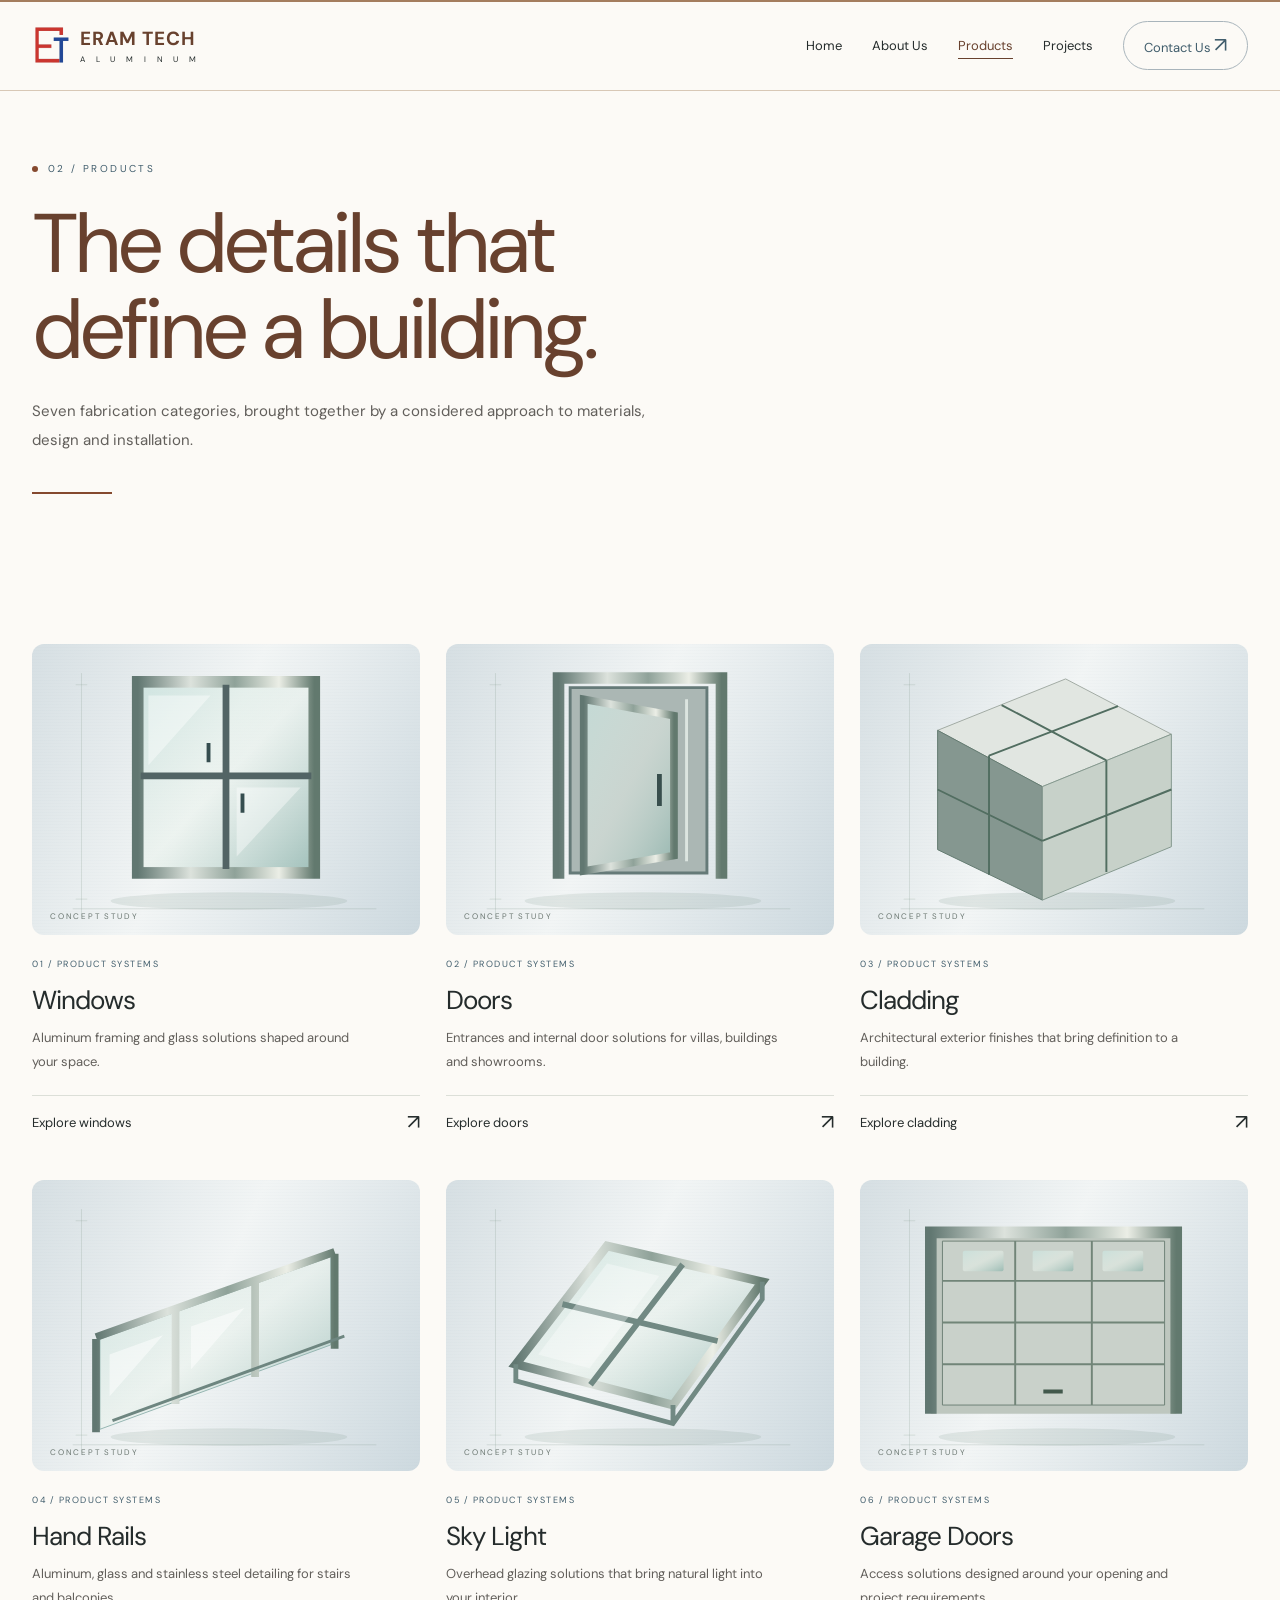
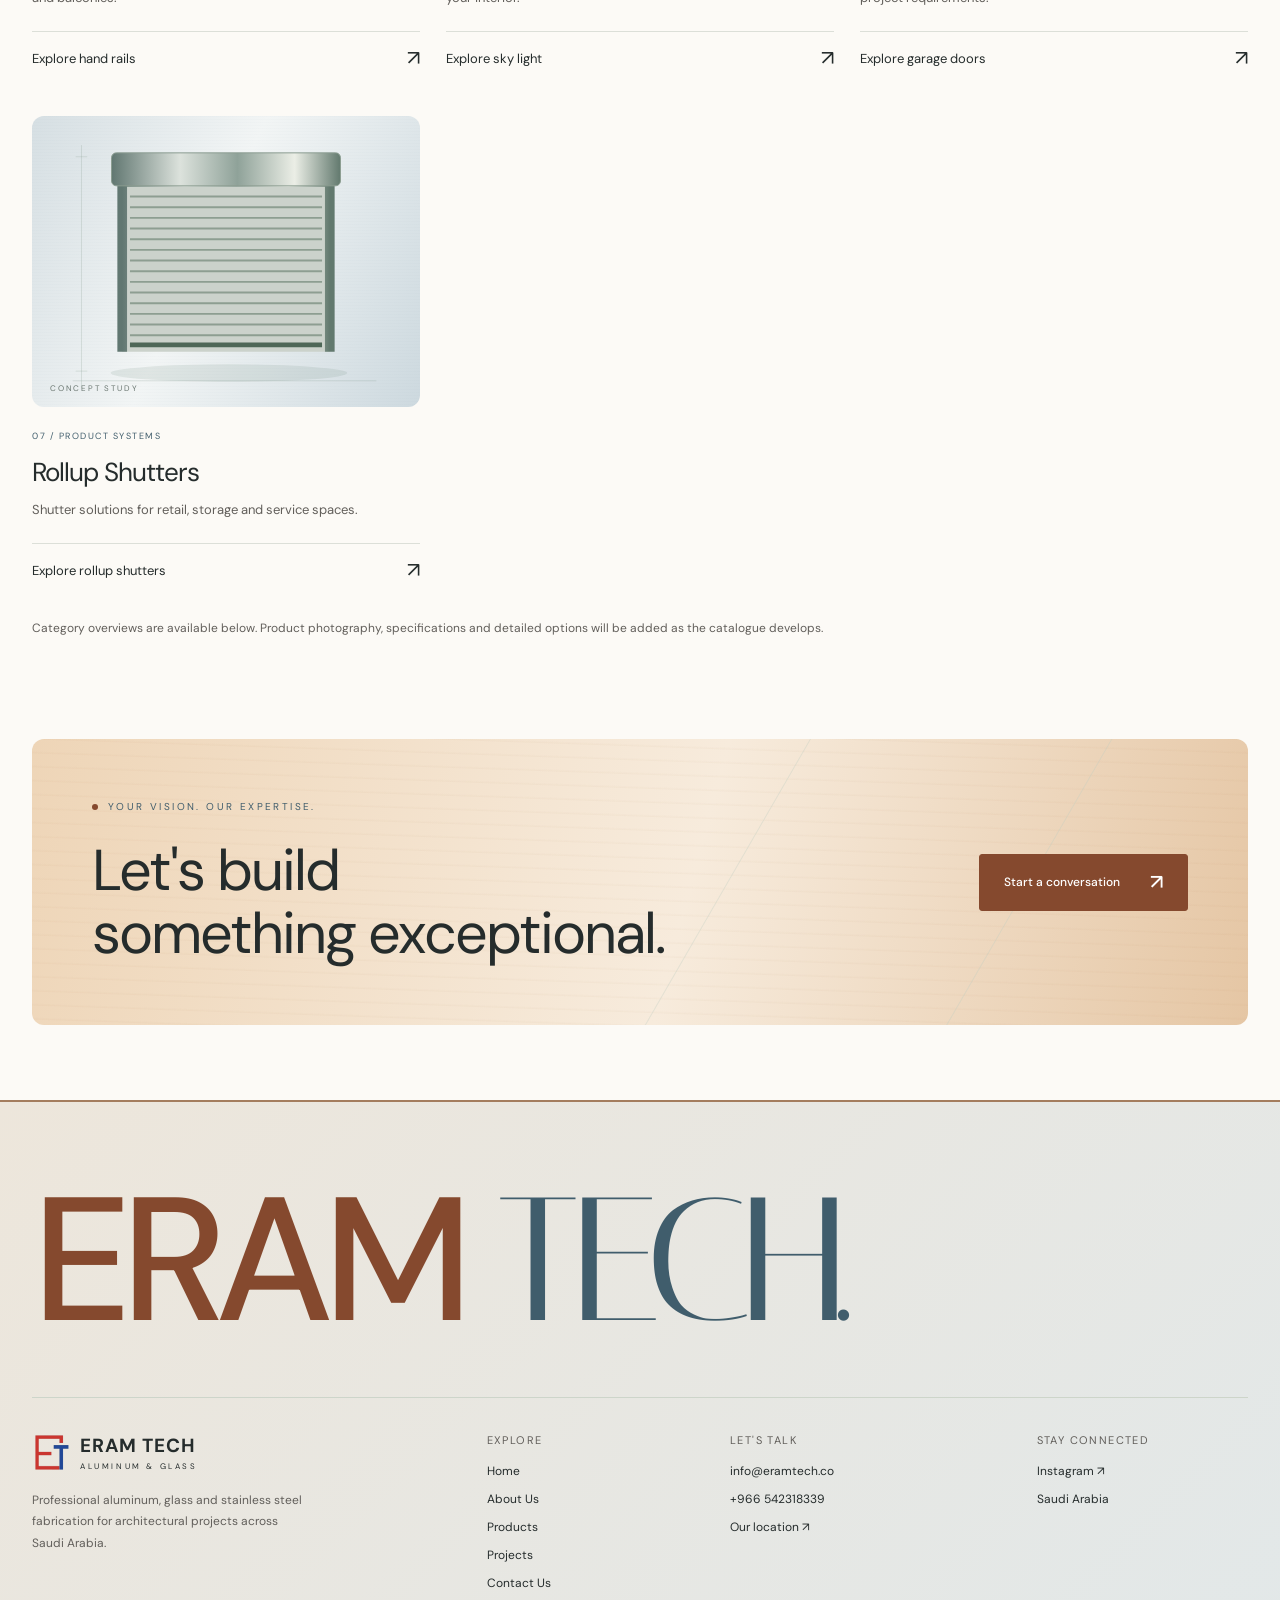
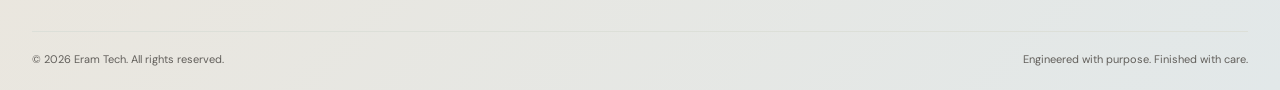
<file: products/index.html>
<!doctype html>
<html lang="en">
<head>
<meta charset="utf-8"><meta name="viewport" content="width=device-width, initial-scale=1">
<title>Products | Eram Tech</title><meta name="description" content="Explore windows, doors, cladding, hand rails, sky light, garage doors and rollup shutters.">
<link rel="icon" href="/edited-photo.png" type="image/png">
<link rel="stylesheet" href="/architecture.css?v=5">
<link rel="stylesheet" href="/editorial.css?v=6">
<script src="/architecture.js?v=4" defer></script>
</head>
<body>
<a class="skip" href="#main">Skip to content</a>
<header class="site-header"><div class="wrap header-inner"><a class="brand" href="/" aria-label="Eram Tech home"><img src="/edited-photo.png" width="37" height="39" alt=""><span><strong>ERAM TECH</strong><small><span class="brand-subtitle" aria-hidden="true"><span>A</span><span>L</span><span>U</span><span>M</span><span>I</span><span>N</span><span>U</span><span>M</span></span><span class="brand-subtitle-label">Aluminum</span></small></span></a>
<nav id="primary-nav" class="site-nav" aria-label="Primary navigation">
<a href="/">Home</a><a href="/about/">About Us</a>
<a href="/products/" aria-current="page">Products</a>
<a href="/projects/">Projects</a><a class="nav-contact" href="/contact/">Contact Us <span class="arrow" aria-hidden="true">&#8599;</span></a>
</nav></div></header>
<main id="main">
<section class="page-intro wrap"><span class="eyebrow">02 / Products</span><h1>The details that<br>define a building.</h1><p class="lead">Seven fabrication categories, brought together by a considered approach to materials, design and installation.</p></section>
<section class="wrap section"><div class="product-grid"><a class="product-card" href="/products/windows/"><span class="product-art"><img src="/assets/studies/windows.svg" width="400" height="300" loading="lazy" alt="Illustrative windows concept, not a technical specification"></span><span class="number">01 / PRODUCT SYSTEMS</span><h3>Windows</h3><p>Aluminum framing and glass solutions shaped around your space.</p><span class="text-link">Explore windows <span class="arrow" aria-hidden="true">&#8599;</span></span></a><a class="product-card" href="/products/doors/"><span class="product-art"><img src="/assets/studies/doors.svg" width="400" height="300" loading="lazy" alt="Illustrative doors concept, not a technical specification"></span><span class="number">02 / PRODUCT SYSTEMS</span><h3>Doors</h3><p>Entrances and internal door solutions for villas, buildings and showrooms.</p><span class="text-link">Explore doors <span class="arrow" aria-hidden="true">&#8599;</span></span></a><a class="product-card" href="/products/cladding/"><span class="product-art"><img src="/assets/studies/cladding.svg" width="400" height="300" loading="lazy" alt="Illustrative cladding concept, not a technical specification"></span><span class="number">03 / PRODUCT SYSTEMS</span><h3>Cladding</h3><p>Architectural exterior finishes that bring definition to a building.</p><span class="text-link">Explore cladding <span class="arrow" aria-hidden="true">&#8599;</span></span></a><a class="product-card" href="/products/hand-rails/"><span class="product-art"><img src="/assets/studies/hand-rails.svg" width="400" height="300" loading="lazy" alt="Illustrative hand rails concept, not a technical specification"></span><span class="number">04 / PRODUCT SYSTEMS</span><h3>Hand Rails</h3><p>Aluminum, glass and stainless steel detailing for stairs and balconies.</p><span class="text-link">Explore hand rails <span class="arrow" aria-hidden="true">&#8599;</span></span></a><a class="product-card" href="/products/sky-light/"><span class="product-art"><img src="/assets/studies/sky-light.svg" width="400" height="300" loading="lazy" alt="Illustrative sky light concept, not a technical specification"></span><span class="number">05 / PRODUCT SYSTEMS</span><h3>Sky Light</h3><p>Overhead glazing solutions that bring natural light into your interior.</p><span class="text-link">Explore sky light <span class="arrow" aria-hidden="true">&#8599;</span></span></a><a class="product-card" href="/products/garage-doors/"><span class="product-art"><img src="/assets/studies/garage-doors.svg" width="400" height="300" loading="lazy" alt="Illustrative garage doors concept, not a technical specification"></span><span class="number">06 / PRODUCT SYSTEMS</span><h3>Garage Doors</h3><p>Access solutions designed around your opening and project requirements.</p><span class="text-link">Explore garage doors <span class="arrow" aria-hidden="true">&#8599;</span></span></a><a class="product-card" href="/products/rollup-shutters/"><span class="product-art"><img src="/assets/studies/rollup-shutters.svg" width="400" height="300" loading="lazy" alt="Illustrative rollup shutters concept, not a technical specification"></span><span class="number">07 / PRODUCT SYSTEMS</span><h3>Rollup Shutters</h3><p>Shutter solutions for retail, storage and service spaces.</p><span class="text-link">Explore rollup shutters <span class="arrow" aria-hidden="true">&#8599;</span></span></a></div><p class="note" style="margin-top:25px">Category overviews are available below. Product photography, specifications and detailed options will be added as the catalogue develops.</p></section></main>
<section class="cta wrap"><div><span class="eyebrow">Your vision. Our expertise.</span><h2>Let's build<br>something exceptional.</h2></div><a class="button" href="/contact/">Start a conversation<span class="arrow" aria-hidden="true">&#8599;</span></a></section>
<footer class="site-footer"><div class="wrap"><div class="footer-wordmark" aria-hidden="true">ERAM <span>TECH.</span></div><div class="footer-grid"><div><a class="brand" href="/" aria-label="Eram Tech home"><img src="/edited-photo.png" width="37" height="39" alt=""><span><strong>ERAM TECH</strong><small>ALUMINUM &amp; GLASS</small></span></a><p>Professional aluminum, glass and stainless steel fabrication for architectural projects across Saudi Arabia.</p></div>
<div><h2 class="footer-heading">Explore</h2><div class="footer-links"><a href="/">Home</a><a href="/about/">About Us</a><a href="/products/">Products</a><a href="/projects/">Projects</a><a href="/contact/">Contact Us</a></div></div>
<div><h2 class="footer-heading">Let's talk</h2><div class="footer-links"><a href="mailto:info@eramtech.co">info@eramtech.co</a><a href="tel:+966542318339">+966 542318339</a><a href="https://maps.google.com/?q=26.448895,50.039623" target="_blank" rel="noopener noreferrer">Our location &#8599;</a></div></div>
<div><h2 class="footer-heading">Stay connected</h2><div class="footer-links"><a href="https://www.instagram.com/eramtech_ksa?igsi=ZmtyOWc5OTU0aG81" target="_blank" rel="noopener noreferrer">Instagram &#8599;</a><span>Saudi Arabia</span></div></div></div>
<div class="footer-bottom"><span>&copy; <span data-year>2026</span> Eram Tech. All rights reserved.</span><span>Engineered with purpose. Finished with care.</span></div></div></footer>
</body></html>
</file>
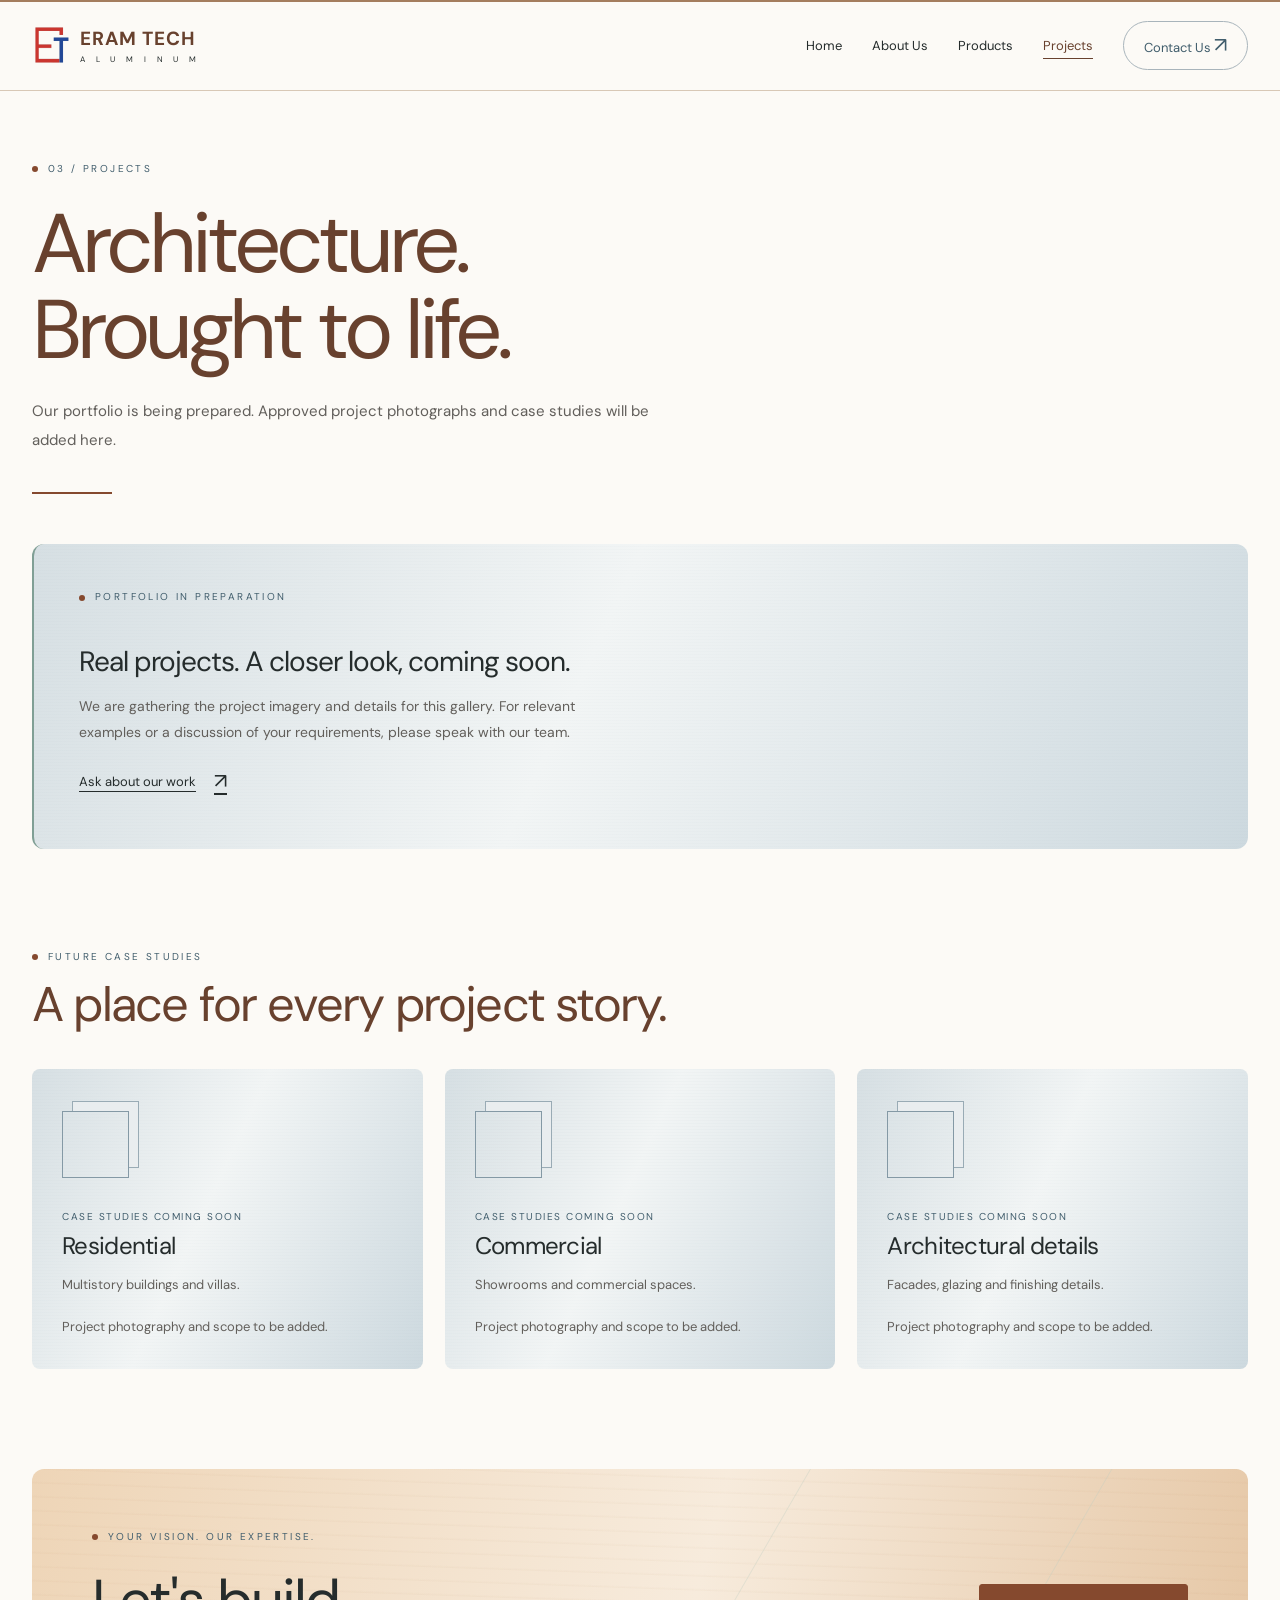
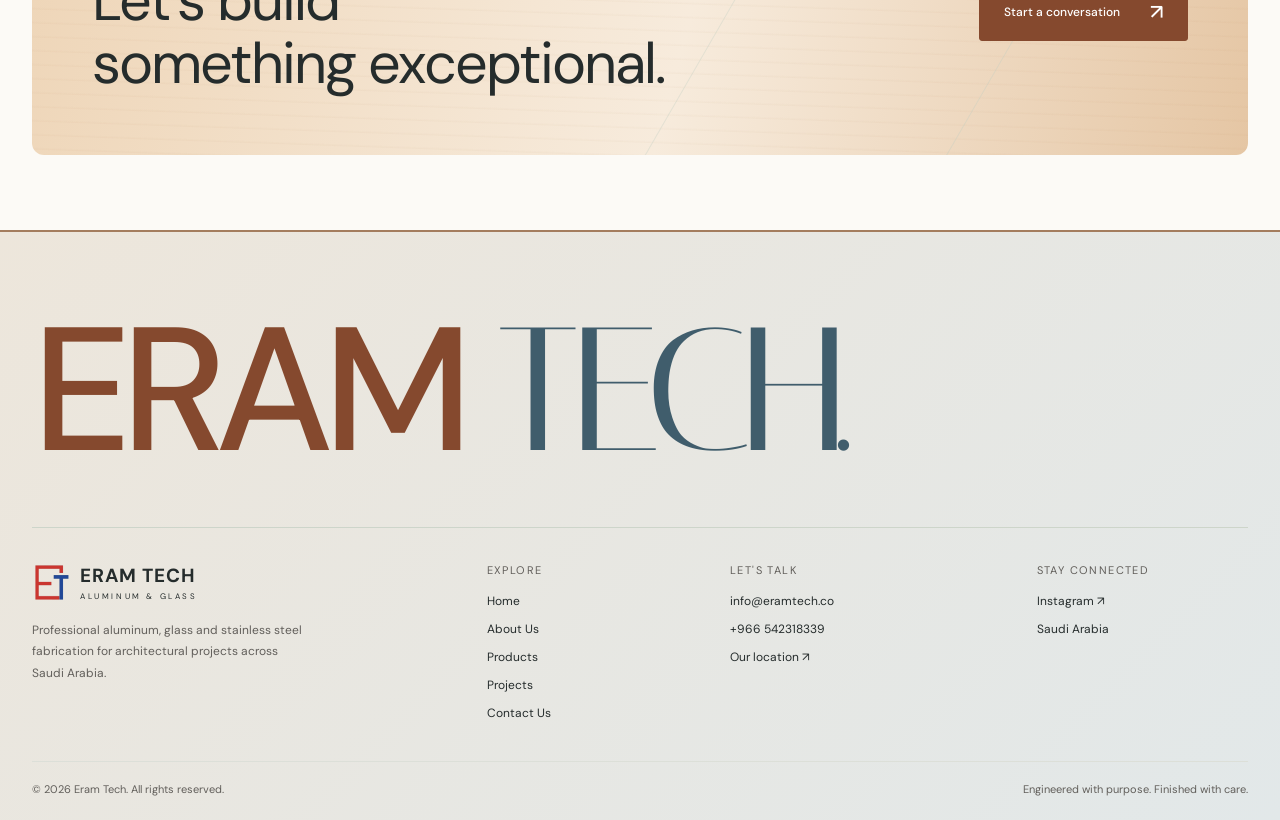
<file: projects/index.html>
<!doctype html>
<html lang="en">
<head>
<meta charset="utf-8"><meta name="viewport" content="width=device-width, initial-scale=1">
<title>Projects | Eram Tech</title><meta name="description" content="Eram Tech project gallery for residential, commercial and industrial fabrication work.">
<link rel="icon" href="/edited-photo.png" type="image/png">
<link rel="stylesheet" href="/architecture.css?v=5">
<link rel="stylesheet" href="/editorial.css?v=6">
<script src="/architecture.js?v=4" defer></script>
</head>
<body>
<a class="skip" href="#main">Skip to content</a>
<header class="site-header"><div class="wrap header-inner"><a class="brand" href="/" aria-label="Eram Tech home"><img src="/edited-photo.png" width="37" height="39" alt=""><span><strong>ERAM TECH</strong><small><span class="brand-subtitle" aria-hidden="true"><span>A</span><span>L</span><span>U</span><span>M</span><span>I</span><span>N</span><span>U</span><span>M</span></span><span class="brand-subtitle-label">Aluminum</span></small></span></a>
<nav id="primary-nav" class="site-nav" aria-label="Primary navigation">
<a href="/">Home</a><a href="/about/">About Us</a>
<a href="/products/">Products</a>
<a href="/projects/" aria-current="page">Projects</a><a class="nav-contact" href="/contact/">Contact Us <span class="arrow" aria-hidden="true">&#8599;</span></a>
</nav></div></header>
<main id="main">
<section class="page-intro wrap"><span class="eyebrow">03 / Projects</span><h1>Architecture.<br>Brought to life.</h1><p class="lead">Our portfolio is being prepared. Approved project photographs and case studies will be added here.</p></section>
<section class="wrap"><div class="placeholder"><span class="eyebrow">Portfolio in preparation</span><h2>Real projects. A closer look, coming soon.</h2><p>We are gathering the project imagery and details for this gallery. For relevant examples or a discussion of your requirements, please speak with our team.</p><a class="text-link" href="/contact/">Ask about our work <span class="arrow" aria-hidden="true">&#8599;</span></a></div></section>
<section class="section wrap"><div class="section-top"><div><span class="eyebrow">Future case studies</span><h2>A place for every project story.</h2></div></div><div class="project-grid"><article class="project-slot"><span class="status">Case studies coming soon</span><div><h3>Residential</h3><p>Multistory buildings and villas.</p></div><p>Project photography and scope to be added.</p></article><article class="project-slot"><span class="status">Case studies coming soon</span><div><h3>Commercial</h3><p>Showrooms and commercial spaces.</p></div><p>Project photography and scope to be added.</p></article><article class="project-slot"><span class="status">Case studies coming soon</span><div><h3>Architectural details</h3><p>Facades, glazing and finishing details.</p></div><p>Project photography and scope to be added.</p></article></div></section></main>
<section class="cta wrap"><div><span class="eyebrow">Your vision. Our expertise.</span><h2>Let's build<br>something exceptional.</h2></div><a class="button" href="/contact/">Start a conversation<span class="arrow" aria-hidden="true">&#8599;</span></a></section>
<footer class="site-footer"><div class="wrap"><div class="footer-wordmark" aria-hidden="true">ERAM <span>TECH.</span></div><div class="footer-grid"><div><a class="brand" href="/" aria-label="Eram Tech home"><img src="/edited-photo.png" width="37" height="39" alt=""><span><strong>ERAM TECH</strong><small>ALUMINUM &amp; GLASS</small></span></a><p>Professional aluminum, glass and stainless steel fabrication for architectural projects across Saudi Arabia.</p></div>
<div><h2 class="footer-heading">Explore</h2><div class="footer-links"><a href="/">Home</a><a href="/about/">About Us</a><a href="/products/">Products</a><a href="/projects/">Projects</a><a href="/contact/">Contact Us</a></div></div>
<div><h2 class="footer-heading">Let's talk</h2><div class="footer-links"><a href="mailto:info@eramtech.co">info@eramtech.co</a><a href="tel:+966542318339">+966 542318339</a><a href="https://maps.google.com/?q=26.448895,50.039623" target="_blank" rel="noopener noreferrer">Our location &#8599;</a></div></div>
<div><h2 class="footer-heading">Stay connected</h2><div class="footer-links"><a href="https://www.instagram.com/eramtech_ksa?igsi=ZmtyOWc5OTU0aG81" target="_blank" rel="noopener noreferrer">Instagram &#8599;</a><span>Saudi Arabia</span></div></div></div>
<div class="footer-bottom"><span>&copy; <span data-year>2026</span> Eram Tech. All rights reserved.</span><span>Engineered with purpose. Finished with care.</span></div></div></footer>
</body></html>
</file>
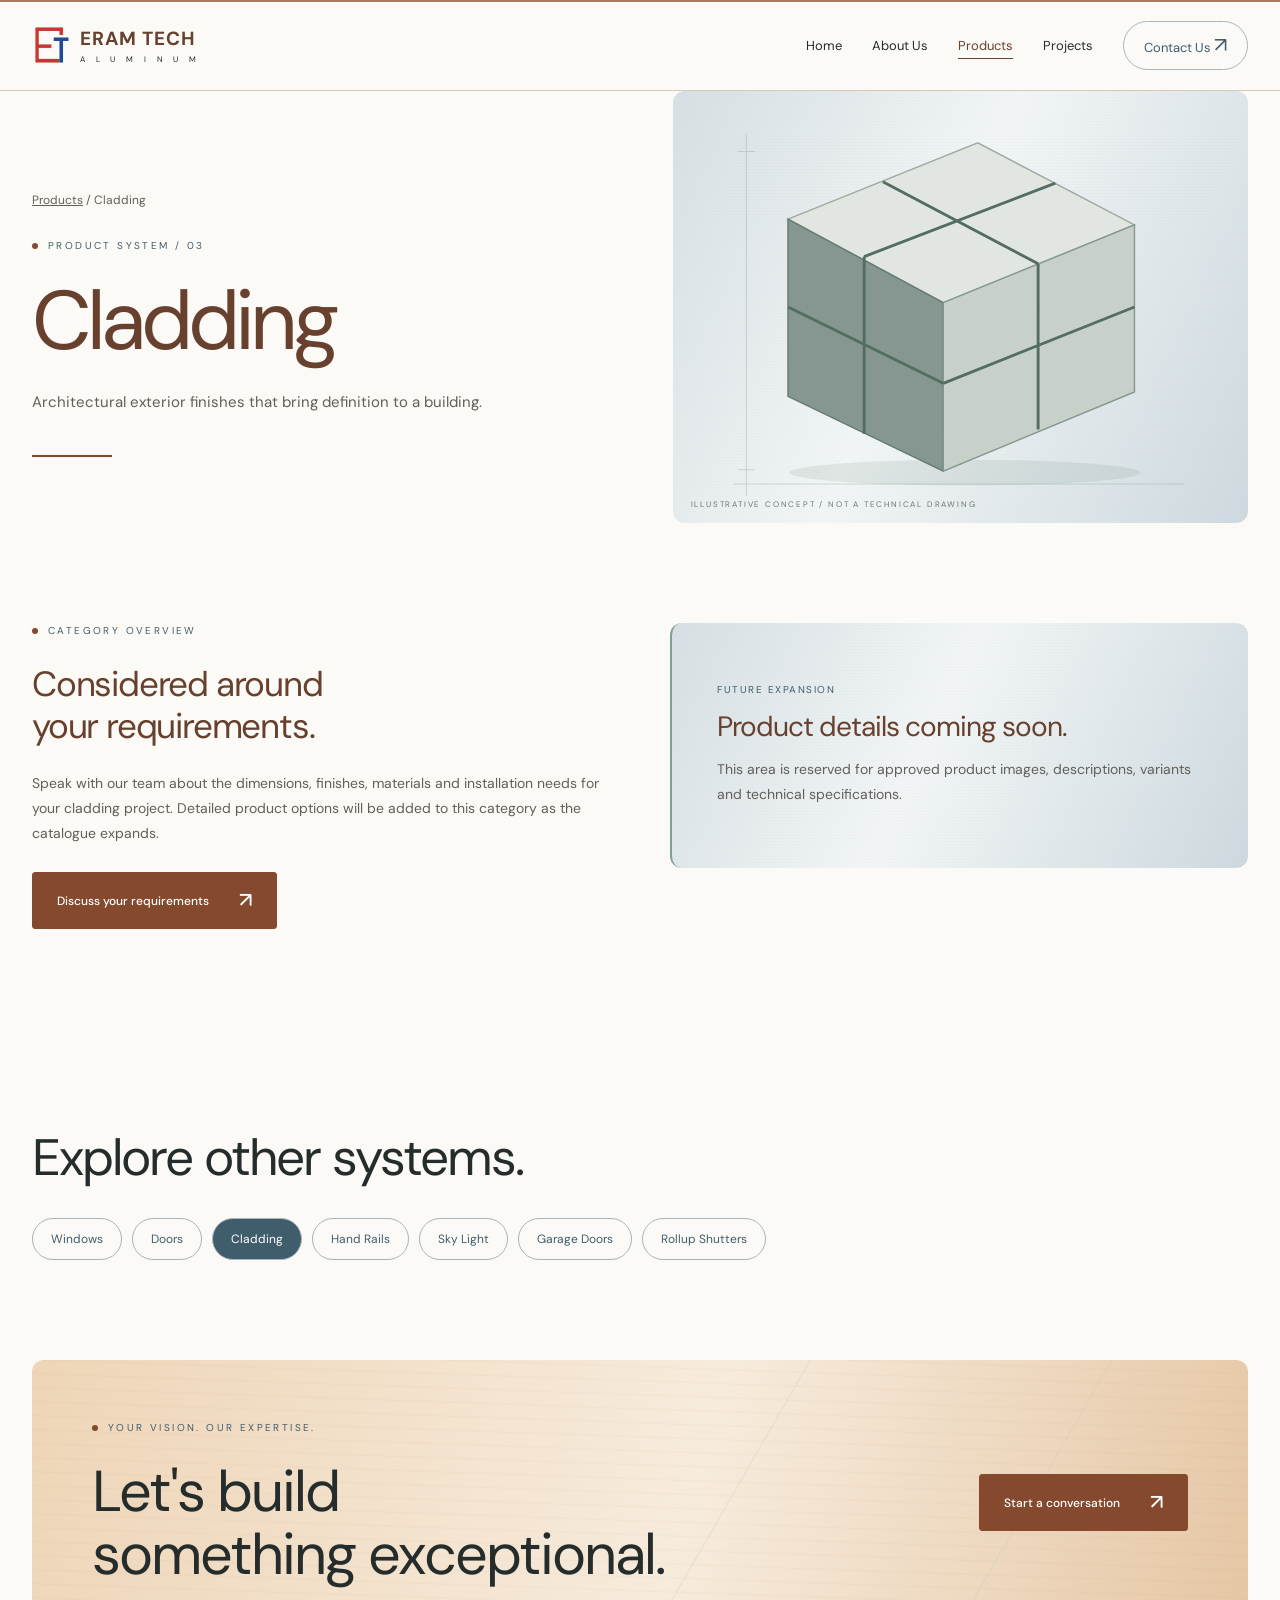
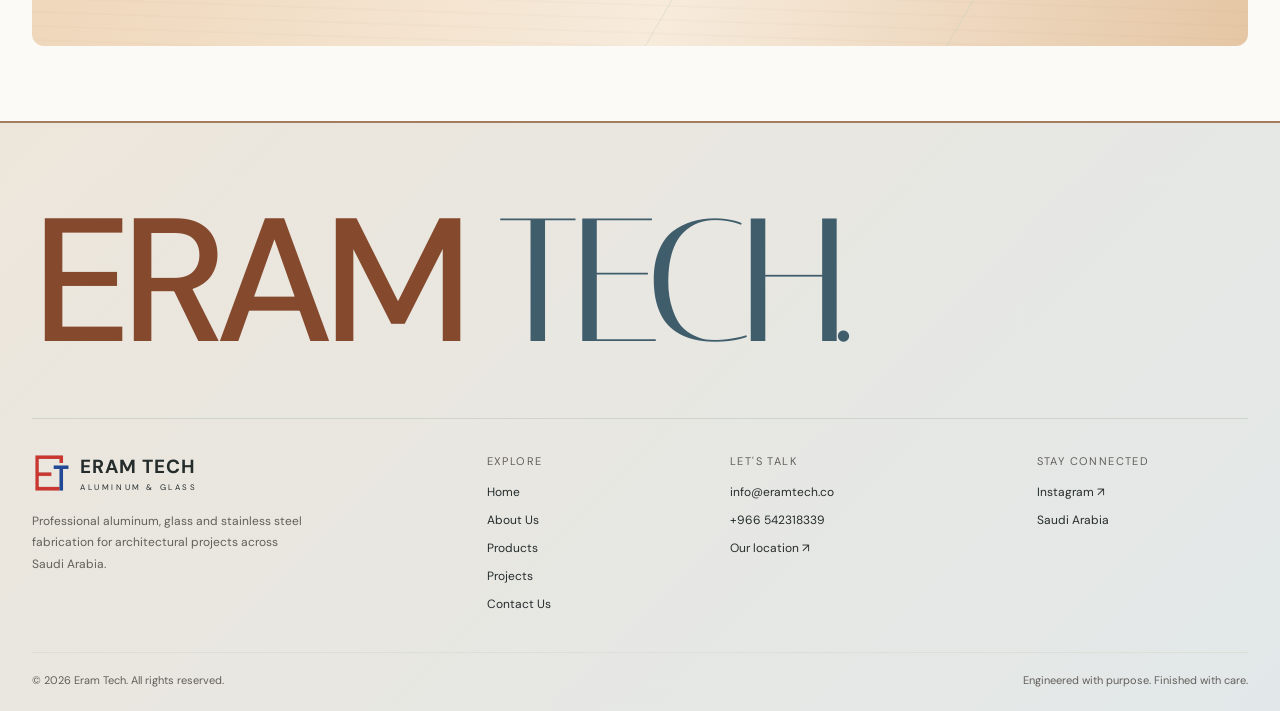
<file: products/cladding/index.html>
<!doctype html>
<html lang="en">
<head>
<meta charset="utf-8"><meta name="viewport" content="width=device-width, initial-scale=1">
<title>Cladding | Eram Tech</title><meta name="description" content="Cladding from Eram Tech. Discuss options and project requirements with our team.">
<link rel="icon" href="/edited-photo.png" type="image/png">
<link rel="stylesheet" href="/architecture.css?v=5">
<link rel="stylesheet" href="/editorial.css?v=6">
<script src="/architecture.js?v=4" defer></script>
</head>
<body>
<a class="skip" href="#main">Skip to content</a>
<header class="site-header"><div class="wrap header-inner"><a class="brand" href="/" aria-label="Eram Tech home"><img src="/edited-photo.png" width="37" height="39" alt=""><span><strong>ERAM TECH</strong><small><span class="brand-subtitle" aria-hidden="true"><span>A</span><span>L</span><span>U</span><span>M</span><span>I</span><span>N</span><span>U</span><span>M</span></span><span class="brand-subtitle-label">Aluminum</span></small></span></a>
<nav id="primary-nav" class="site-nav" aria-label="Primary navigation">
<a href="/">Home</a><a href="/about/">About Us</a>
<a href="/products/" class="active">Products</a>
<a href="/projects/">Projects</a><a class="nav-contact" href="/contact/">Contact Us <span class="arrow" aria-hidden="true">&#8599;</span></a>
</nav></div></header>
<main id="main">
 <div class="wrap category-showcase"><section class="page-intro"><span class="crumb"><a href="/products/">Products</a> / Cladding</span><span class="eyebrow">Product system / 03</span><h1>Cladding</h1><p class="lead">Architectural exterior finishes that bring definition to a building.</p></section><span class="product-art"><img src="/assets/studies/cladding.svg" width="400" height="300" loading="lazy" alt="Illustrative cladding concept, not a technical specification"></span></div>
 <section class="wrap story section"><div><span class="eyebrow">Category overview</span><h2>Considered around<br>your requirements.</h2><div class="intro-copy"><p>Speak with our team about the dimensions, finishes, materials and installation needs for your cladding project. Detailed product options will be added to this category as the catalogue expands.</p><a class="button" href="/contact/">Discuss your requirements<span class="arrow" aria-hidden="true">&#8599;</span></a></div></div><div class="placeholder"><span class="status">Future expansion</span><h2>Product details coming soon.</h2><p>This area is reserved for approved product images, descriptions, variants and technical specifications.</p></div></section>
 <section class="wrap section"><h2 class="editorial-heading">Explore other systems.</h2><nav class="category-links" aria-label="Product categories"><a href="/products/windows/">Windows</a><a href="/products/doors/">Doors</a><a href="/products/cladding/" aria-current="page">Cladding</a><a href="/products/hand-rails/">Hand Rails</a><a href="/products/sky-light/">Sky Light</a><a href="/products/garage-doors/">Garage Doors</a><a href="/products/rollup-shutters/">Rollup Shutters</a></nav></section></main>
<section class="cta wrap"><div><span class="eyebrow">Your vision. Our expertise.</span><h2>Let's build<br>something exceptional.</h2></div><a class="button" href="/contact/">Start a conversation<span class="arrow" aria-hidden="true">&#8599;</span></a></section>
<footer class="site-footer"><div class="wrap"><div class="footer-wordmark" aria-hidden="true">ERAM <span>TECH.</span></div><div class="footer-grid"><div><a class="brand" href="/" aria-label="Eram Tech home"><img src="/edited-photo.png" width="37" height="39" alt=""><span><strong>ERAM TECH</strong><small>ALUMINUM &amp; GLASS</small></span></a><p>Professional aluminum, glass and stainless steel fabrication for architectural projects across Saudi Arabia.</p></div>
<div><h2 class="footer-heading">Explore</h2><div class="footer-links"><a href="/">Home</a><a href="/about/">About Us</a><a href="/products/">Products</a><a href="/projects/">Projects</a><a href="/contact/">Contact Us</a></div></div>
<div><h2 class="footer-heading">Let's talk</h2><div class="footer-links"><a href="mailto:info@eramtech.co">info@eramtech.co</a><a href="tel:+966542318339">+966 542318339</a><a href="https://maps.google.com/?q=26.448895,50.039623" target="_blank" rel="noopener noreferrer">Our location &#8599;</a></div></div>
<div><h2 class="footer-heading">Stay connected</h2><div class="footer-links"><a href="https://www.instagram.com/eramtech_ksa?igsi=ZmtyOWc5OTU0aG81" target="_blank" rel="noopener noreferrer">Instagram &#8599;</a><span>Saudi Arabia</span></div></div></div>
<div class="footer-bottom"><span>&copy; <span data-year>2026</span> Eram Tech. All rights reserved.</span><span>Engineered with purpose. Finished with care.</span></div></div></footer>
</body></html>
</file>
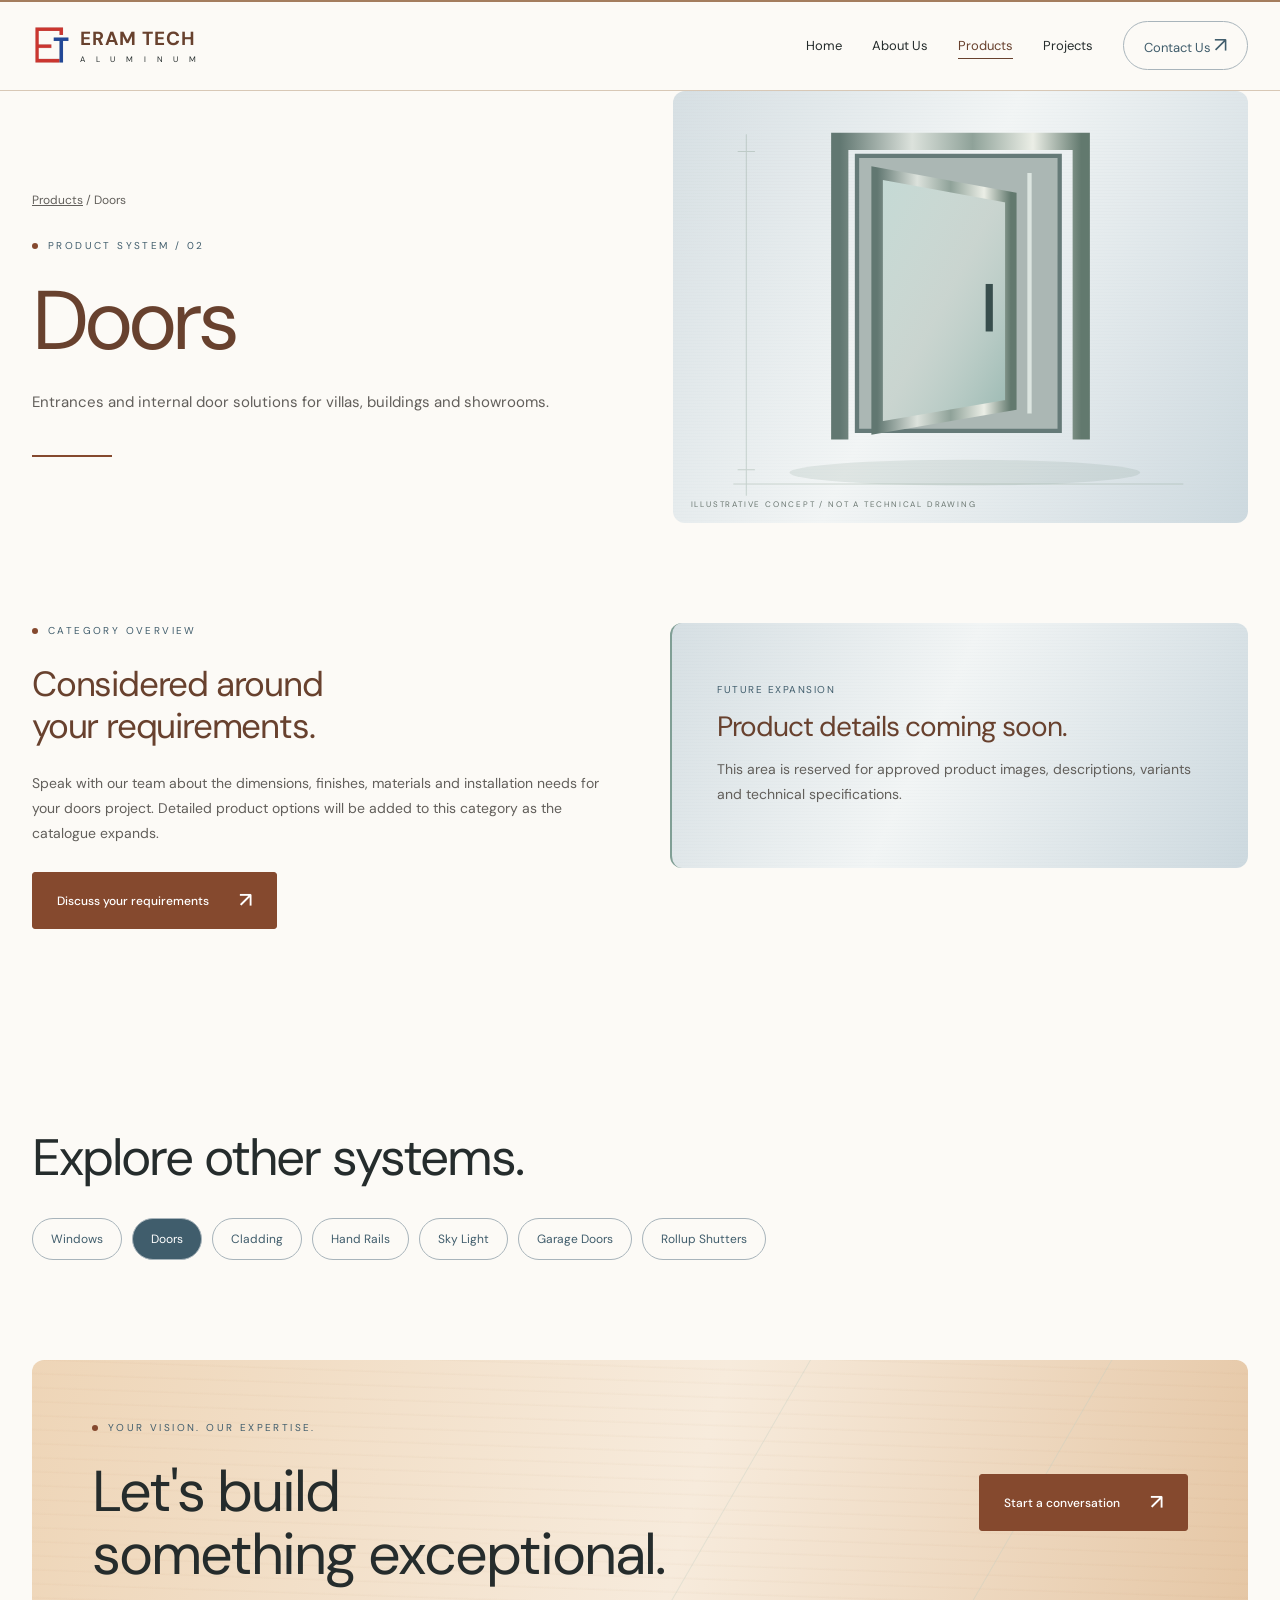
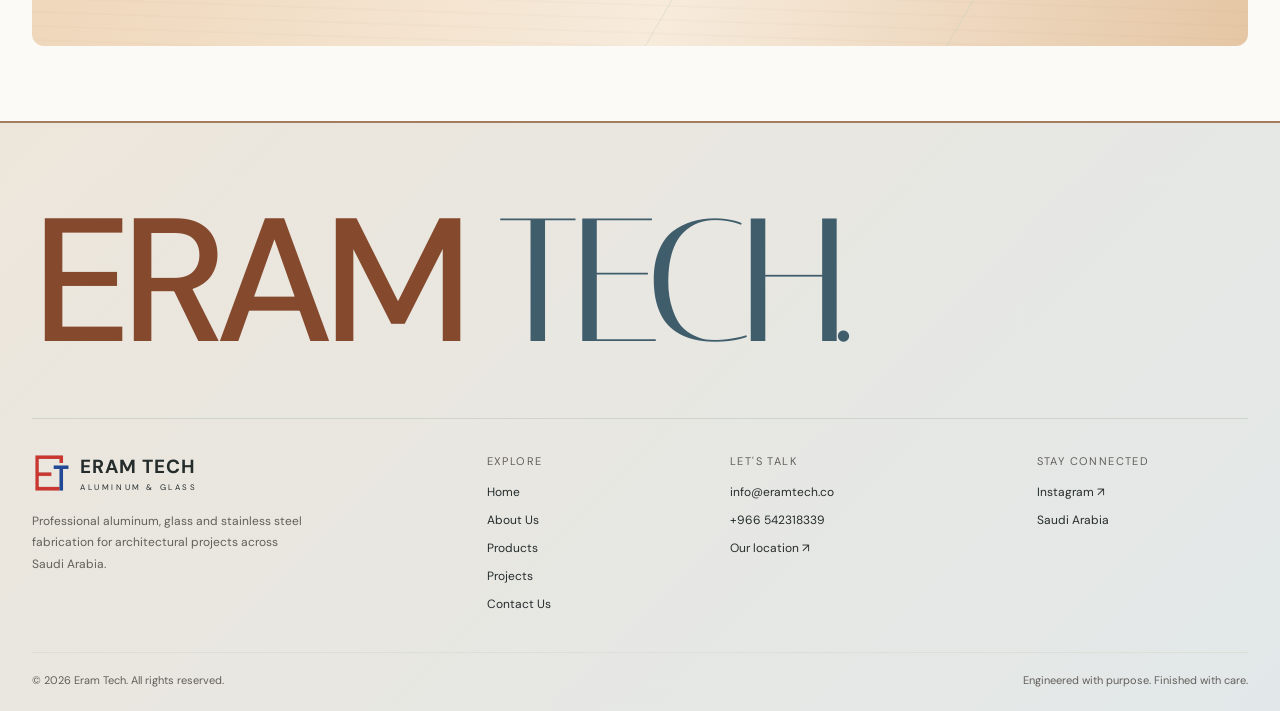
<file: products/doors/index.html>
<!doctype html>
<html lang="en">
<head>
<meta charset="utf-8"><meta name="viewport" content="width=device-width, initial-scale=1">
<title>Doors | Eram Tech</title><meta name="description" content="Doors from Eram Tech. Discuss options and project requirements with our team.">
<link rel="icon" href="/edited-photo.png" type="image/png">
<link rel="stylesheet" href="/architecture.css?v=5">
<link rel="stylesheet" href="/editorial.css?v=6">
<script src="/architecture.js?v=4" defer></script>
</head>
<body>
<a class="skip" href="#main">Skip to content</a>
<header class="site-header"><div class="wrap header-inner"><a class="brand" href="/" aria-label="Eram Tech home"><img src="/edited-photo.png" width="37" height="39" alt=""><span><strong>ERAM TECH</strong><small><span class="brand-subtitle" aria-hidden="true"><span>A</span><span>L</span><span>U</span><span>M</span><span>I</span><span>N</span><span>U</span><span>M</span></span><span class="brand-subtitle-label">Aluminum</span></small></span></a>
<nav id="primary-nav" class="site-nav" aria-label="Primary navigation">
<a href="/">Home</a><a href="/about/">About Us</a>
<a href="/products/" class="active">Products</a>
<a href="/projects/">Projects</a><a class="nav-contact" href="/contact/">Contact Us <span class="arrow" aria-hidden="true">&#8599;</span></a>
</nav></div></header>
<main id="main">
 <div class="wrap category-showcase"><section class="page-intro"><span class="crumb"><a href="/products/">Products</a> / Doors</span><span class="eyebrow">Product system / 02</span><h1>Doors</h1><p class="lead">Entrances and internal door solutions for villas, buildings and showrooms.</p></section><span class="product-art"><img src="/assets/studies/doors.svg" width="400" height="300" loading="lazy" alt="Illustrative doors concept, not a technical specification"></span></div>
 <section class="wrap story section"><div><span class="eyebrow">Category overview</span><h2>Considered around<br>your requirements.</h2><div class="intro-copy"><p>Speak with our team about the dimensions, finishes, materials and installation needs for your doors project. Detailed product options will be added to this category as the catalogue expands.</p><a class="button" href="/contact/">Discuss your requirements<span class="arrow" aria-hidden="true">&#8599;</span></a></div></div><div class="placeholder"><span class="status">Future expansion</span><h2>Product details coming soon.</h2><p>This area is reserved for approved product images, descriptions, variants and technical specifications.</p></div></section>
 <section class="wrap section"><h2 class="editorial-heading">Explore other systems.</h2><nav class="category-links" aria-label="Product categories"><a href="/products/windows/">Windows</a><a href="/products/doors/" aria-current="page">Doors</a><a href="/products/cladding/">Cladding</a><a href="/products/hand-rails/">Hand Rails</a><a href="/products/sky-light/">Sky Light</a><a href="/products/garage-doors/">Garage Doors</a><a href="/products/rollup-shutters/">Rollup Shutters</a></nav></section></main>
<section class="cta wrap"><div><span class="eyebrow">Your vision. Our expertise.</span><h2>Let's build<br>something exceptional.</h2></div><a class="button" href="/contact/">Start a conversation<span class="arrow" aria-hidden="true">&#8599;</span></a></section>
<footer class="site-footer"><div class="wrap"><div class="footer-wordmark" aria-hidden="true">ERAM <span>TECH.</span></div><div class="footer-grid"><div><a class="brand" href="/" aria-label="Eram Tech home"><img src="/edited-photo.png" width="37" height="39" alt=""><span><strong>ERAM TECH</strong><small>ALUMINUM &amp; GLASS</small></span></a><p>Professional aluminum, glass and stainless steel fabrication for architectural projects across Saudi Arabia.</p></div>
<div><h2 class="footer-heading">Explore</h2><div class="footer-links"><a href="/">Home</a><a href="/about/">About Us</a><a href="/products/">Products</a><a href="/projects/">Projects</a><a href="/contact/">Contact Us</a></div></div>
<div><h2 class="footer-heading">Let's talk</h2><div class="footer-links"><a href="mailto:info@eramtech.co">info@eramtech.co</a><a href="tel:+966542318339">+966 542318339</a><a href="https://maps.google.com/?q=26.448895,50.039623" target="_blank" rel="noopener noreferrer">Our location &#8599;</a></div></div>
<div><h2 class="footer-heading">Stay connected</h2><div class="footer-links"><a href="https://www.instagram.com/eramtech_ksa?igsi=ZmtyOWc5OTU0aG81" target="_blank" rel="noopener noreferrer">Instagram &#8599;</a><span>Saudi Arabia</span></div></div></div>
<div class="footer-bottom"><span>&copy; <span data-year>2026</span> Eram Tech. All rights reserved.</span><span>Engineered with purpose. Finished with care.</span></div></div></footer>
</body></html>
</file>
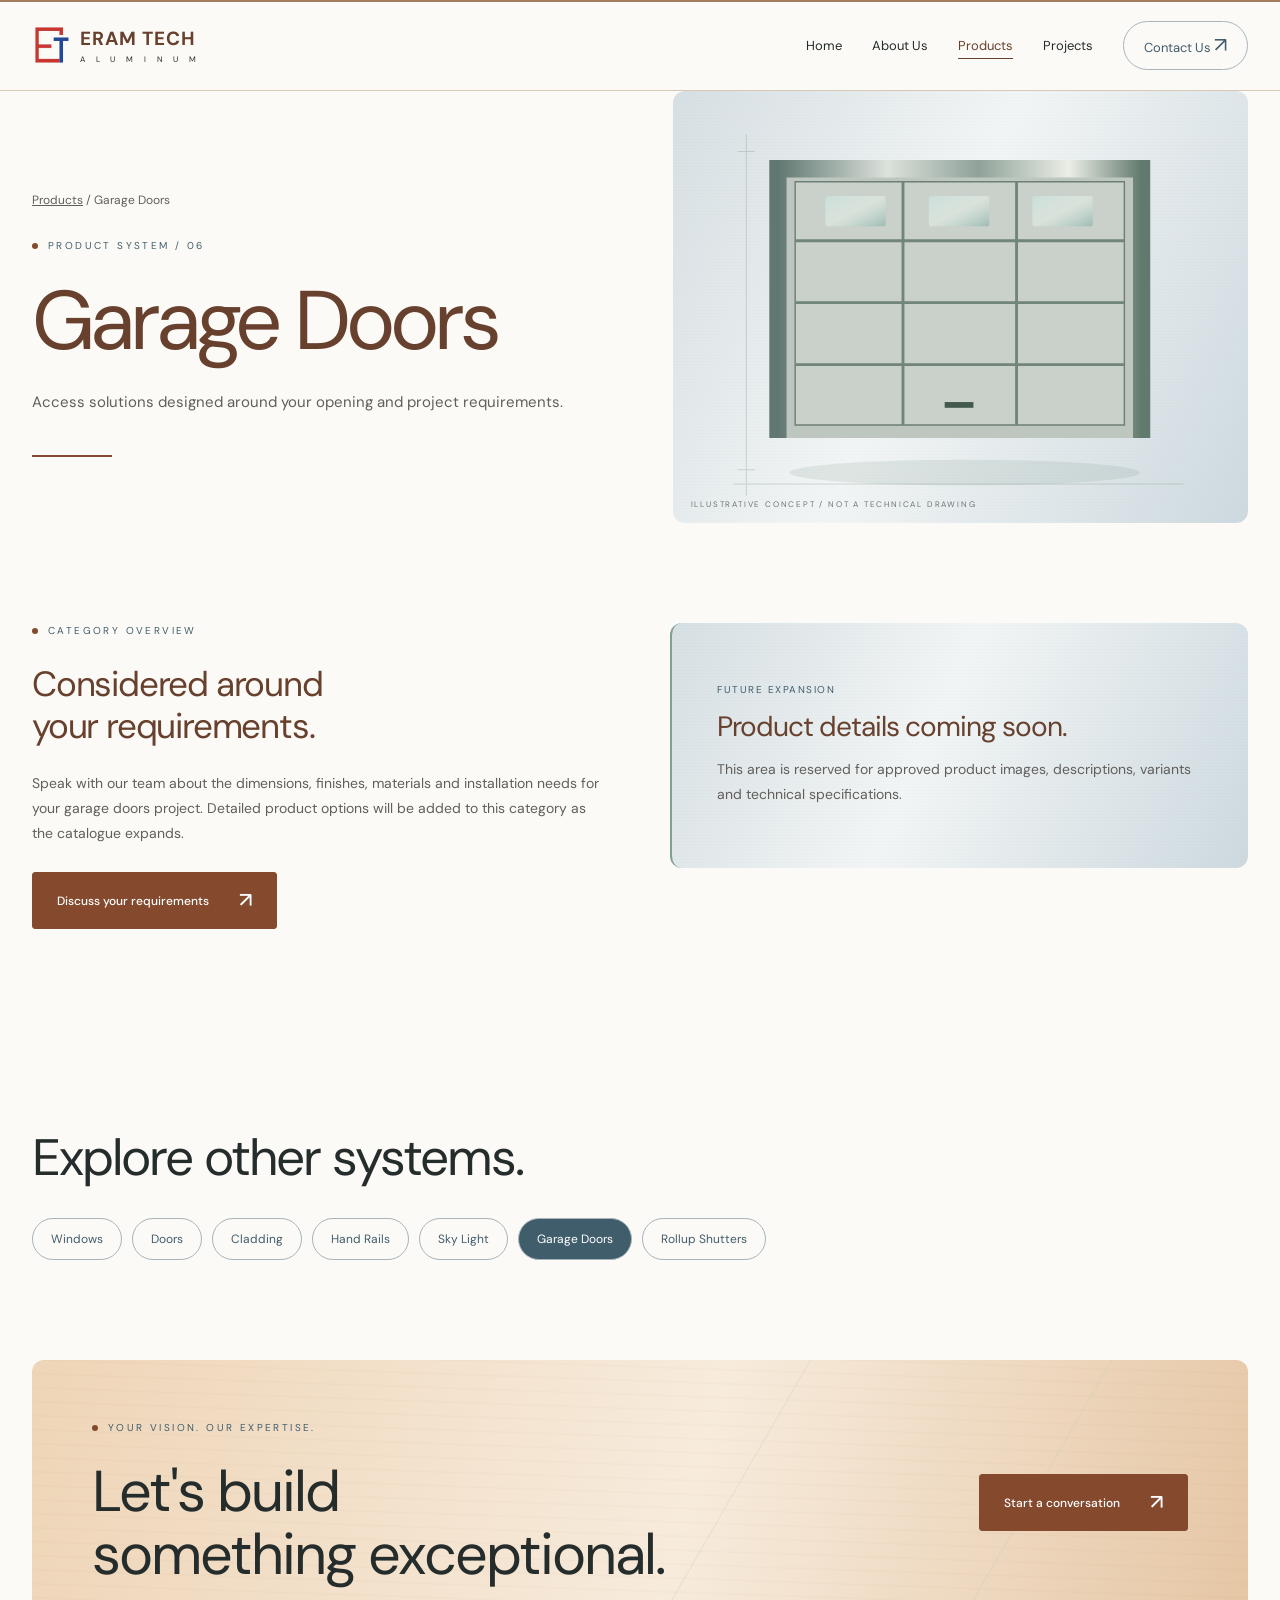
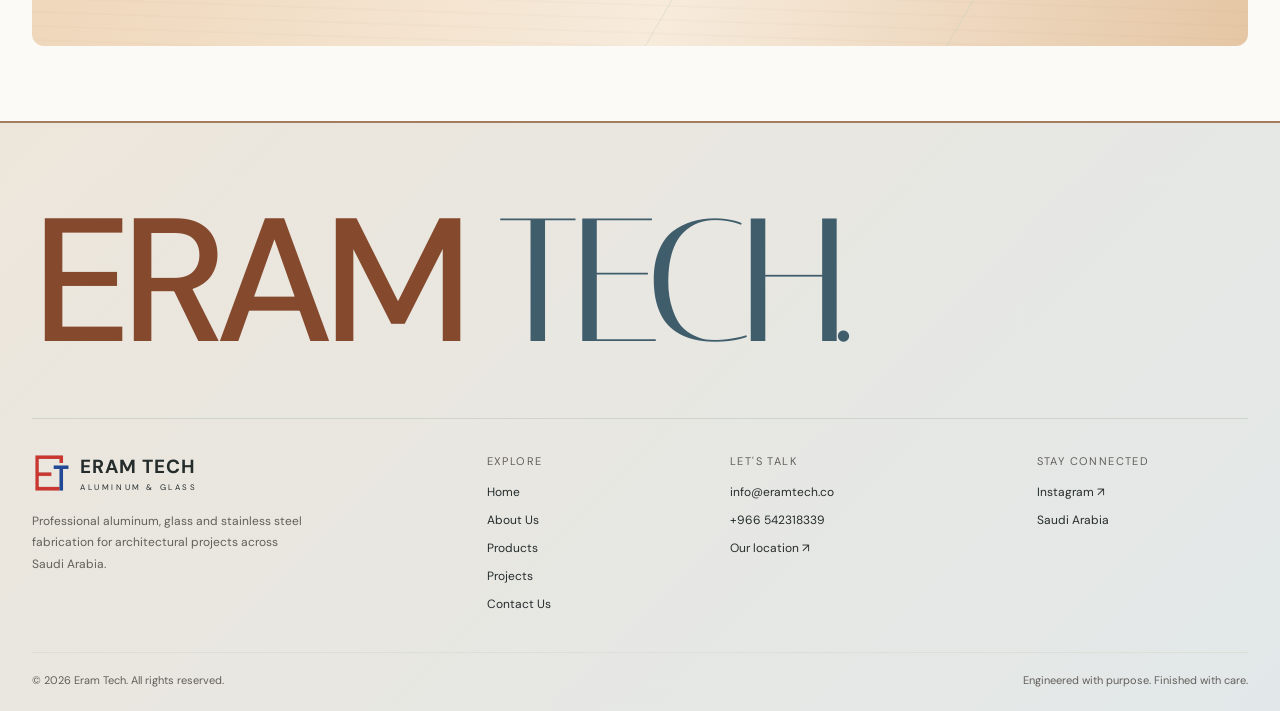
<file: products/garage-doors/index.html>
<!doctype html>
<html lang="en">
<head>
<meta charset="utf-8"><meta name="viewport" content="width=device-width, initial-scale=1">
<title>Garage Doors | Eram Tech</title><meta name="description" content="Garage Doors from Eram Tech. Discuss options and project requirements with our team.">
<link rel="icon" href="/edited-photo.png" type="image/png">
<link rel="stylesheet" href="/architecture.css?v=5">
<link rel="stylesheet" href="/editorial.css?v=6">
<script src="/architecture.js?v=4" defer></script>
</head>
<body>
<a class="skip" href="#main">Skip to content</a>
<header class="site-header"><div class="wrap header-inner"><a class="brand" href="/" aria-label="Eram Tech home"><img src="/edited-photo.png" width="37" height="39" alt=""><span><strong>ERAM TECH</strong><small><span class="brand-subtitle" aria-hidden="true"><span>A</span><span>L</span><span>U</span><span>M</span><span>I</span><span>N</span><span>U</span><span>M</span></span><span class="brand-subtitle-label">Aluminum</span></small></span></a>
<nav id="primary-nav" class="site-nav" aria-label="Primary navigation">
<a href="/">Home</a><a href="/about/">About Us</a>
<a href="/products/" class="active">Products</a>
<a href="/projects/">Projects</a><a class="nav-contact" href="/contact/">Contact Us <span class="arrow" aria-hidden="true">&#8599;</span></a>
</nav></div></header>
<main id="main">
 <div class="wrap category-showcase"><section class="page-intro"><span class="crumb"><a href="/products/">Products</a> / Garage Doors</span><span class="eyebrow">Product system / 06</span><h1>Garage Doors</h1><p class="lead">Access solutions designed around your opening and project requirements.</p></section><span class="product-art"><img src="/assets/studies/garage-doors.svg" width="400" height="300" loading="lazy" alt="Illustrative garage doors concept, not a technical specification"></span></div>
 <section class="wrap story section"><div><span class="eyebrow">Category overview</span><h2>Considered around<br>your requirements.</h2><div class="intro-copy"><p>Speak with our team about the dimensions, finishes, materials and installation needs for your garage doors project. Detailed product options will be added to this category as the catalogue expands.</p><a class="button" href="/contact/">Discuss your requirements<span class="arrow" aria-hidden="true">&#8599;</span></a></div></div><div class="placeholder"><span class="status">Future expansion</span><h2>Product details coming soon.</h2><p>This area is reserved for approved product images, descriptions, variants and technical specifications.</p></div></section>
 <section class="wrap section"><h2 class="editorial-heading">Explore other systems.</h2><nav class="category-links" aria-label="Product categories"><a href="/products/windows/">Windows</a><a href="/products/doors/">Doors</a><a href="/products/cladding/">Cladding</a><a href="/products/hand-rails/">Hand Rails</a><a href="/products/sky-light/">Sky Light</a><a href="/products/garage-doors/" aria-current="page">Garage Doors</a><a href="/products/rollup-shutters/">Rollup Shutters</a></nav></section></main>
<section class="cta wrap"><div><span class="eyebrow">Your vision. Our expertise.</span><h2>Let's build<br>something exceptional.</h2></div><a class="button" href="/contact/">Start a conversation<span class="arrow" aria-hidden="true">&#8599;</span></a></section>
<footer class="site-footer"><div class="wrap"><div class="footer-wordmark" aria-hidden="true">ERAM <span>TECH.</span></div><div class="footer-grid"><div><a class="brand" href="/" aria-label="Eram Tech home"><img src="/edited-photo.png" width="37" height="39" alt=""><span><strong>ERAM TECH</strong><small>ALUMINUM &amp; GLASS</small></span></a><p>Professional aluminum, glass and stainless steel fabrication for architectural projects across Saudi Arabia.</p></div>
<div><h2 class="footer-heading">Explore</h2><div class="footer-links"><a href="/">Home</a><a href="/about/">About Us</a><a href="/products/">Products</a><a href="/projects/">Projects</a><a href="/contact/">Contact Us</a></div></div>
<div><h2 class="footer-heading">Let's talk</h2><div class="footer-links"><a href="mailto:info@eramtech.co">info@eramtech.co</a><a href="tel:+966542318339">+966 542318339</a><a href="https://maps.google.com/?q=26.448895,50.039623" target="_blank" rel="noopener noreferrer">Our location &#8599;</a></div></div>
<div><h2 class="footer-heading">Stay connected</h2><div class="footer-links"><a href="https://www.instagram.com/eramtech_ksa?igsi=ZmtyOWc5OTU0aG81" target="_blank" rel="noopener noreferrer">Instagram &#8599;</a><span>Saudi Arabia</span></div></div></div>
<div class="footer-bottom"><span>&copy; <span data-year>2026</span> Eram Tech. All rights reserved.</span><span>Engineered with purpose. Finished with care.</span></div></div></footer>
</body></html>
</file>
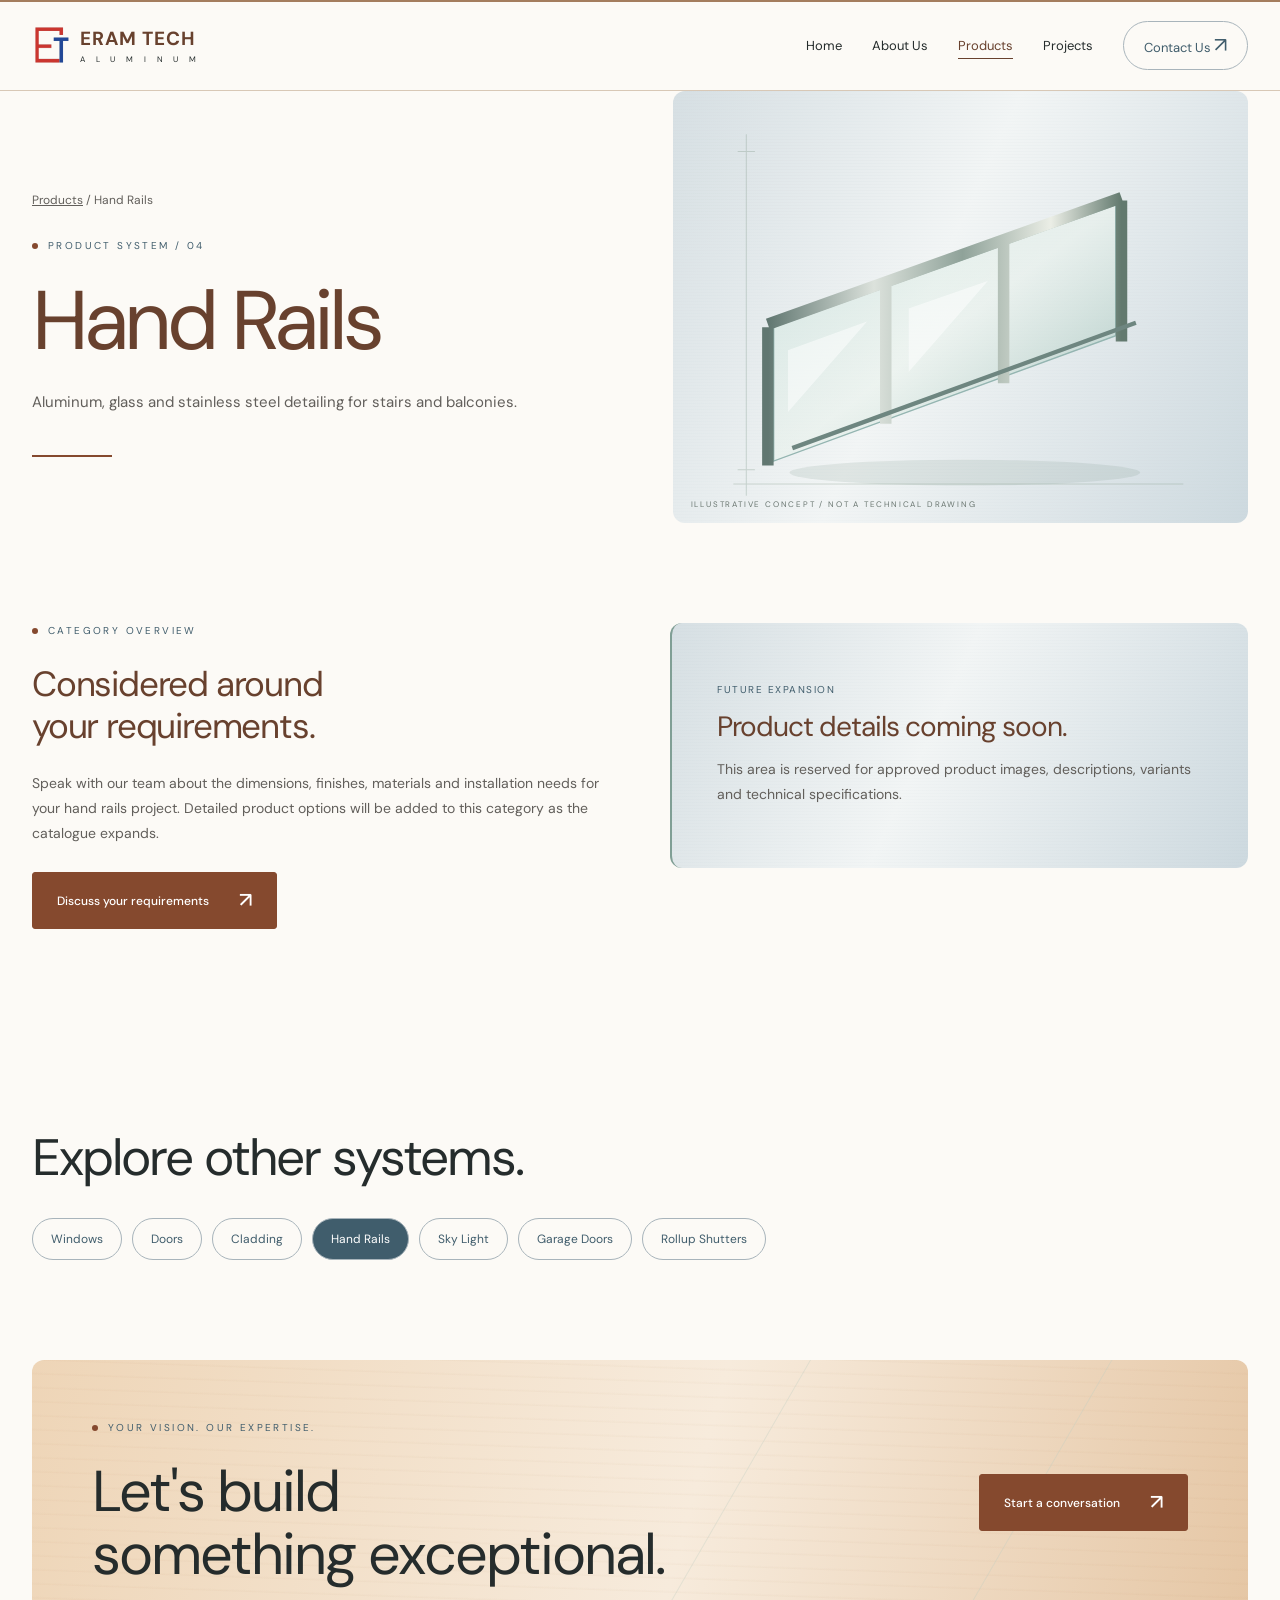
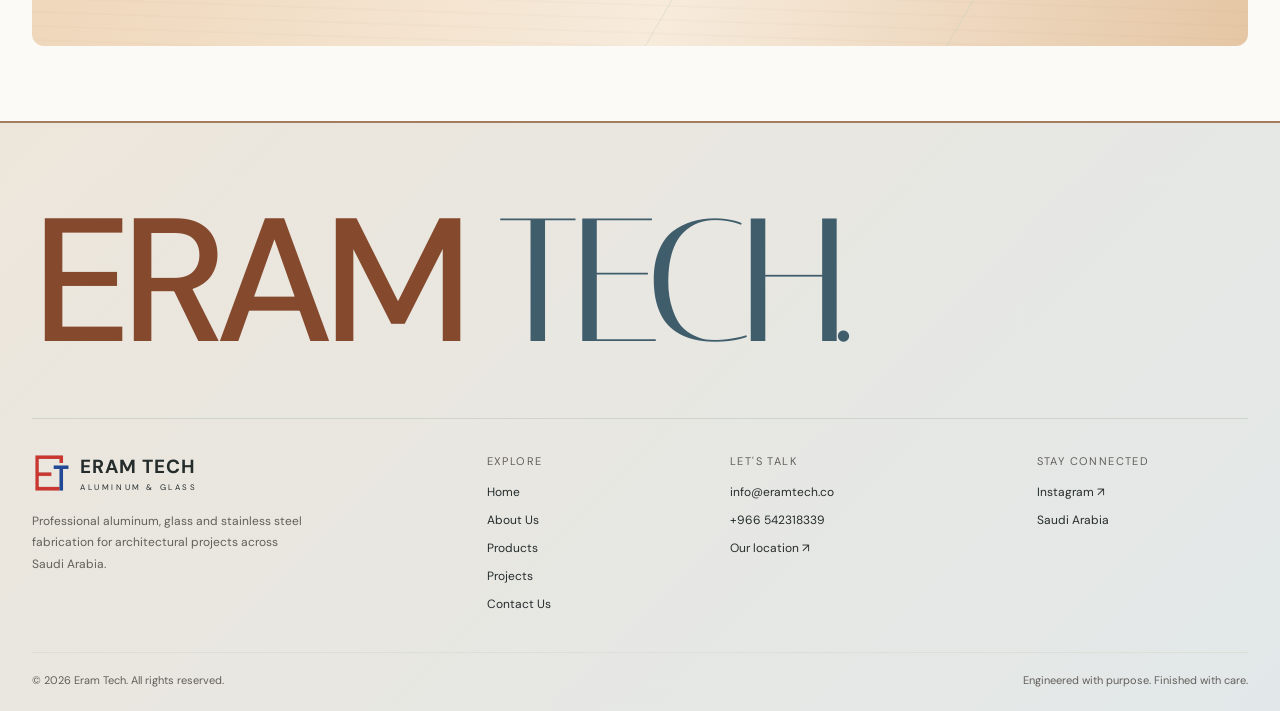
<file: products/hand-rails/index.html>
<!doctype html>
<html lang="en">
<head>
<meta charset="utf-8"><meta name="viewport" content="width=device-width, initial-scale=1">
<title>Hand Rails | Eram Tech</title><meta name="description" content="Hand Rails from Eram Tech. Discuss options and project requirements with our team.">
<link rel="icon" href="/edited-photo.png" type="image/png">
<link rel="stylesheet" href="/architecture.css?v=5">
<link rel="stylesheet" href="/editorial.css?v=6">
<script src="/architecture.js?v=4" defer></script>
</head>
<body>
<a class="skip" href="#main">Skip to content</a>
<header class="site-header"><div class="wrap header-inner"><a class="brand" href="/" aria-label="Eram Tech home"><img src="/edited-photo.png" width="37" height="39" alt=""><span><strong>ERAM TECH</strong><small><span class="brand-subtitle" aria-hidden="true"><span>A</span><span>L</span><span>U</span><span>M</span><span>I</span><span>N</span><span>U</span><span>M</span></span><span class="brand-subtitle-label">Aluminum</span></small></span></a>
<nav id="primary-nav" class="site-nav" aria-label="Primary navigation">
<a href="/">Home</a><a href="/about/">About Us</a>
<a href="/products/" class="active">Products</a>
<a href="/projects/">Projects</a><a class="nav-contact" href="/contact/">Contact Us <span class="arrow" aria-hidden="true">&#8599;</span></a>
</nav></div></header>
<main id="main">
 <div class="wrap category-showcase"><section class="page-intro"><span class="crumb"><a href="/products/">Products</a> / Hand Rails</span><span class="eyebrow">Product system / 04</span><h1>Hand Rails</h1><p class="lead">Aluminum, glass and stainless steel detailing for stairs and balconies.</p></section><span class="product-art"><img src="/assets/studies/hand-rails.svg" width="400" height="300" loading="lazy" alt="Illustrative hand rails concept, not a technical specification"></span></div>
 <section class="wrap story section"><div><span class="eyebrow">Category overview</span><h2>Considered around<br>your requirements.</h2><div class="intro-copy"><p>Speak with our team about the dimensions, finishes, materials and installation needs for your hand rails project. Detailed product options will be added to this category as the catalogue expands.</p><a class="button" href="/contact/">Discuss your requirements<span class="arrow" aria-hidden="true">&#8599;</span></a></div></div><div class="placeholder"><span class="status">Future expansion</span><h2>Product details coming soon.</h2><p>This area is reserved for approved product images, descriptions, variants and technical specifications.</p></div></section>
 <section class="wrap section"><h2 class="editorial-heading">Explore other systems.</h2><nav class="category-links" aria-label="Product categories"><a href="/products/windows/">Windows</a><a href="/products/doors/">Doors</a><a href="/products/cladding/">Cladding</a><a href="/products/hand-rails/" aria-current="page">Hand Rails</a><a href="/products/sky-light/">Sky Light</a><a href="/products/garage-doors/">Garage Doors</a><a href="/products/rollup-shutters/">Rollup Shutters</a></nav></section></main>
<section class="cta wrap"><div><span class="eyebrow">Your vision. Our expertise.</span><h2>Let's build<br>something exceptional.</h2></div><a class="button" href="/contact/">Start a conversation<span class="arrow" aria-hidden="true">&#8599;</span></a></section>
<footer class="site-footer"><div class="wrap"><div class="footer-wordmark" aria-hidden="true">ERAM <span>TECH.</span></div><div class="footer-grid"><div><a class="brand" href="/" aria-label="Eram Tech home"><img src="/edited-photo.png" width="37" height="39" alt=""><span><strong>ERAM TECH</strong><small>ALUMINUM &amp; GLASS</small></span></a><p>Professional aluminum, glass and stainless steel fabrication for architectural projects across Saudi Arabia.</p></div>
<div><h2 class="footer-heading">Explore</h2><div class="footer-links"><a href="/">Home</a><a href="/about/">About Us</a><a href="/products/">Products</a><a href="/projects/">Projects</a><a href="/contact/">Contact Us</a></div></div>
<div><h2 class="footer-heading">Let's talk</h2><div class="footer-links"><a href="mailto:info@eramtech.co">info@eramtech.co</a><a href="tel:+966542318339">+966 542318339</a><a href="https://maps.google.com/?q=26.448895,50.039623" target="_blank" rel="noopener noreferrer">Our location &#8599;</a></div></div>
<div><h2 class="footer-heading">Stay connected</h2><div class="footer-links"><a href="https://www.instagram.com/eramtech_ksa?igsi=ZmtyOWc5OTU0aG81" target="_blank" rel="noopener noreferrer">Instagram &#8599;</a><span>Saudi Arabia</span></div></div></div>
<div class="footer-bottom"><span>&copy; <span data-year>2026</span> Eram Tech. All rights reserved.</span><span>Engineered with purpose. Finished with care.</span></div></div></footer>
</body></html>
</file>
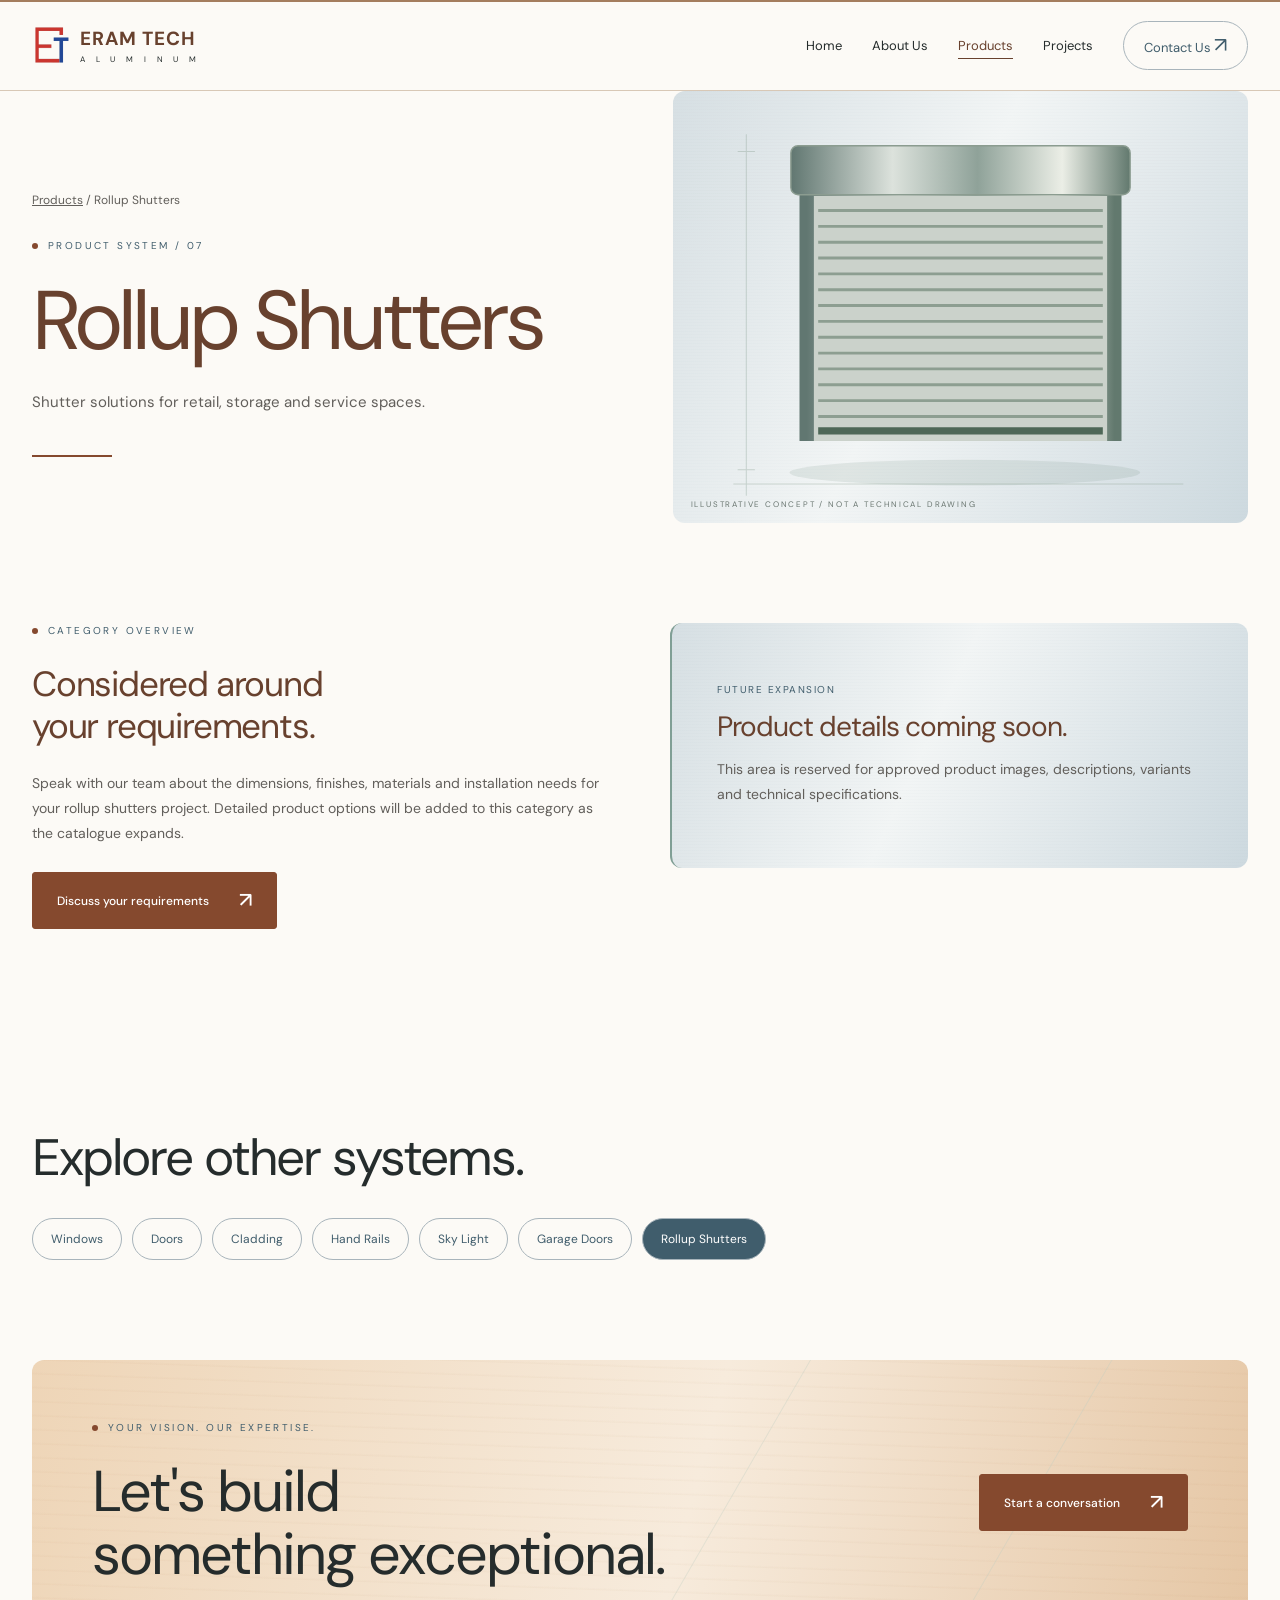
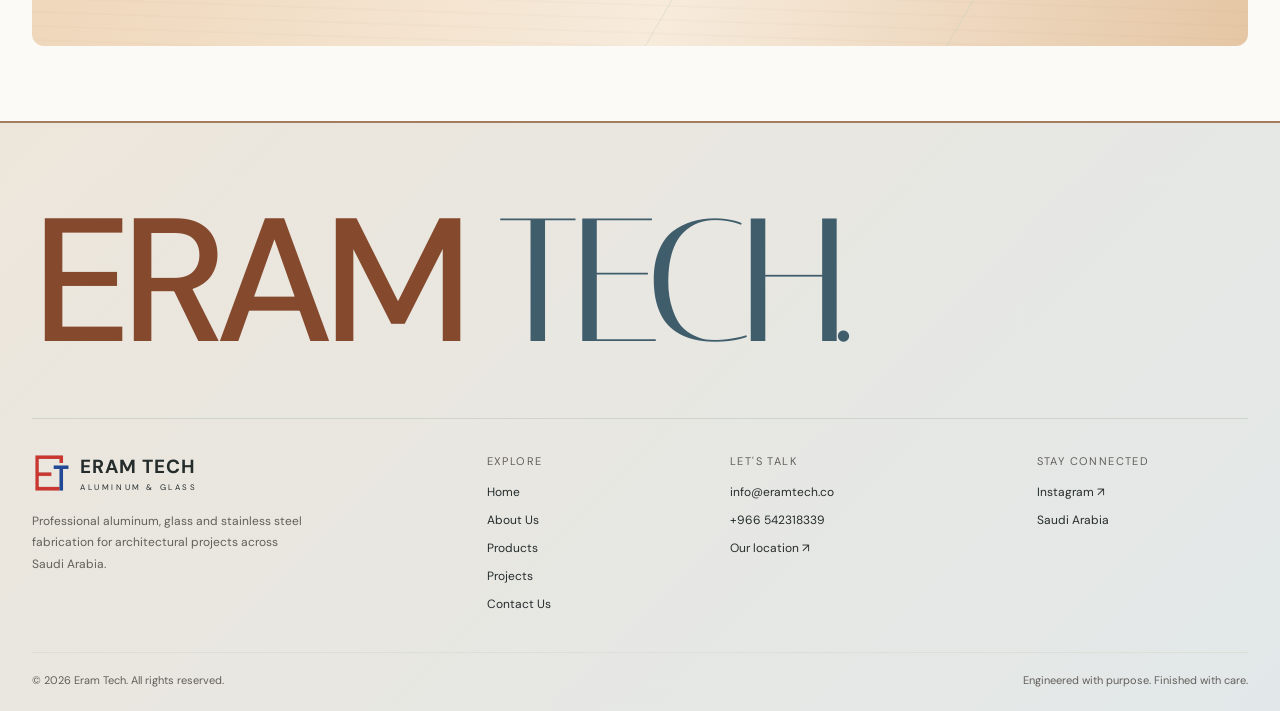
<file: products/rollup-shutters/index.html>
<!doctype html>
<html lang="en">
<head>
<meta charset="utf-8"><meta name="viewport" content="width=device-width, initial-scale=1">
<title>Rollup Shutters | Eram Tech</title><meta name="description" content="Rollup Shutters from Eram Tech. Discuss options and project requirements with our team.">
<link rel="icon" href="/edited-photo.png" type="image/png">
<link rel="stylesheet" href="/architecture.css?v=5">
<link rel="stylesheet" href="/editorial.css?v=6">
<script src="/architecture.js?v=4" defer></script>
</head>
<body>
<a class="skip" href="#main">Skip to content</a>
<header class="site-header"><div class="wrap header-inner"><a class="brand" href="/" aria-label="Eram Tech home"><img src="/edited-photo.png" width="37" height="39" alt=""><span><strong>ERAM TECH</strong><small><span class="brand-subtitle" aria-hidden="true"><span>A</span><span>L</span><span>U</span><span>M</span><span>I</span><span>N</span><span>U</span><span>M</span></span><span class="brand-subtitle-label">Aluminum</span></small></span></a>
<nav id="primary-nav" class="site-nav" aria-label="Primary navigation">
<a href="/">Home</a><a href="/about/">About Us</a>
<a href="/products/" class="active">Products</a>
<a href="/projects/">Projects</a><a class="nav-contact" href="/contact/">Contact Us <span class="arrow" aria-hidden="true">&#8599;</span></a>
</nav></div></header>
<main id="main">
 <div class="wrap category-showcase"><section class="page-intro"><span class="crumb"><a href="/products/">Products</a> / Rollup Shutters</span><span class="eyebrow">Product system / 07</span><h1>Rollup Shutters</h1><p class="lead">Shutter solutions for retail, storage and service spaces.</p></section><span class="product-art"><img src="/assets/studies/rollup-shutters.svg" width="400" height="300" loading="lazy" alt="Illustrative rollup shutters concept, not a technical specification"></span></div>
 <section class="wrap story section"><div><span class="eyebrow">Category overview</span><h2>Considered around<br>your requirements.</h2><div class="intro-copy"><p>Speak with our team about the dimensions, finishes, materials and installation needs for your rollup shutters project. Detailed product options will be added to this category as the catalogue expands.</p><a class="button" href="/contact/">Discuss your requirements<span class="arrow" aria-hidden="true">&#8599;</span></a></div></div><div class="placeholder"><span class="status">Future expansion</span><h2>Product details coming soon.</h2><p>This area is reserved for approved product images, descriptions, variants and technical specifications.</p></div></section>
 <section class="wrap section"><h2 class="editorial-heading">Explore other systems.</h2><nav class="category-links" aria-label="Product categories"><a href="/products/windows/">Windows</a><a href="/products/doors/">Doors</a><a href="/products/cladding/">Cladding</a><a href="/products/hand-rails/">Hand Rails</a><a href="/products/sky-light/">Sky Light</a><a href="/products/garage-doors/">Garage Doors</a><a href="/products/rollup-shutters/" aria-current="page">Rollup Shutters</a></nav></section></main>
<section class="cta wrap"><div><span class="eyebrow">Your vision. Our expertise.</span><h2>Let's build<br>something exceptional.</h2></div><a class="button" href="/contact/">Start a conversation<span class="arrow" aria-hidden="true">&#8599;</span></a></section>
<footer class="site-footer"><div class="wrap"><div class="footer-wordmark" aria-hidden="true">ERAM <span>TECH.</span></div><div class="footer-grid"><div><a class="brand" href="/" aria-label="Eram Tech home"><img src="/edited-photo.png" width="37" height="39" alt=""><span><strong>ERAM TECH</strong><small>ALUMINUM &amp; GLASS</small></span></a><p>Professional aluminum, glass and stainless steel fabrication for architectural projects across Saudi Arabia.</p></div>
<div><h2 class="footer-heading">Explore</h2><div class="footer-links"><a href="/">Home</a><a href="/about/">About Us</a><a href="/products/">Products</a><a href="/projects/">Projects</a><a href="/contact/">Contact Us</a></div></div>
<div><h2 class="footer-heading">Let's talk</h2><div class="footer-links"><a href="mailto:info@eramtech.co">info@eramtech.co</a><a href="tel:+966542318339">+966 542318339</a><a href="https://maps.google.com/?q=26.448895,50.039623" target="_blank" rel="noopener noreferrer">Our location &#8599;</a></div></div>
<div><h2 class="footer-heading">Stay connected</h2><div class="footer-links"><a href="https://www.instagram.com/eramtech_ksa?igsi=ZmtyOWc5OTU0aG81" target="_blank" rel="noopener noreferrer">Instagram &#8599;</a><span>Saudi Arabia</span></div></div></div>
<div class="footer-bottom"><span>&copy; <span data-year>2026</span> Eram Tech. All rights reserved.</span><span>Engineered with purpose. Finished with care.</span></div></div></footer>
</body></html>
</file>
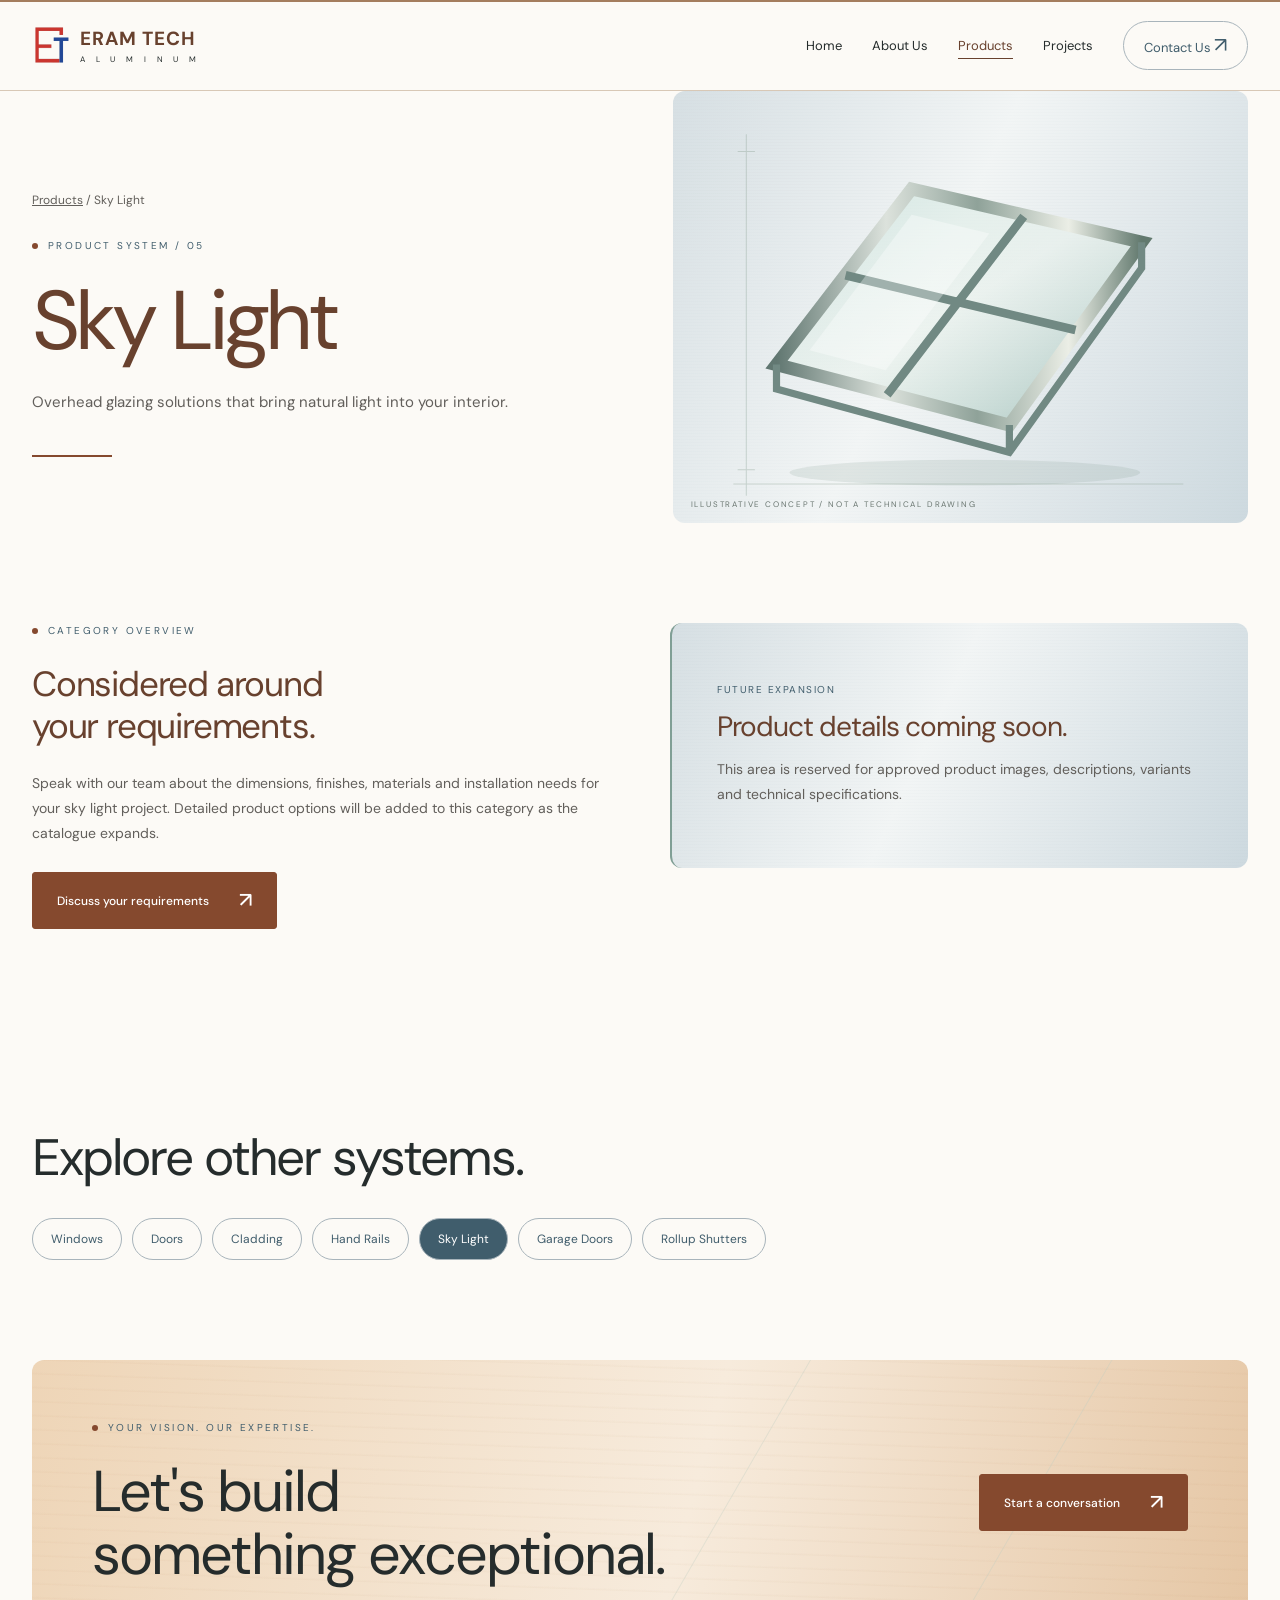
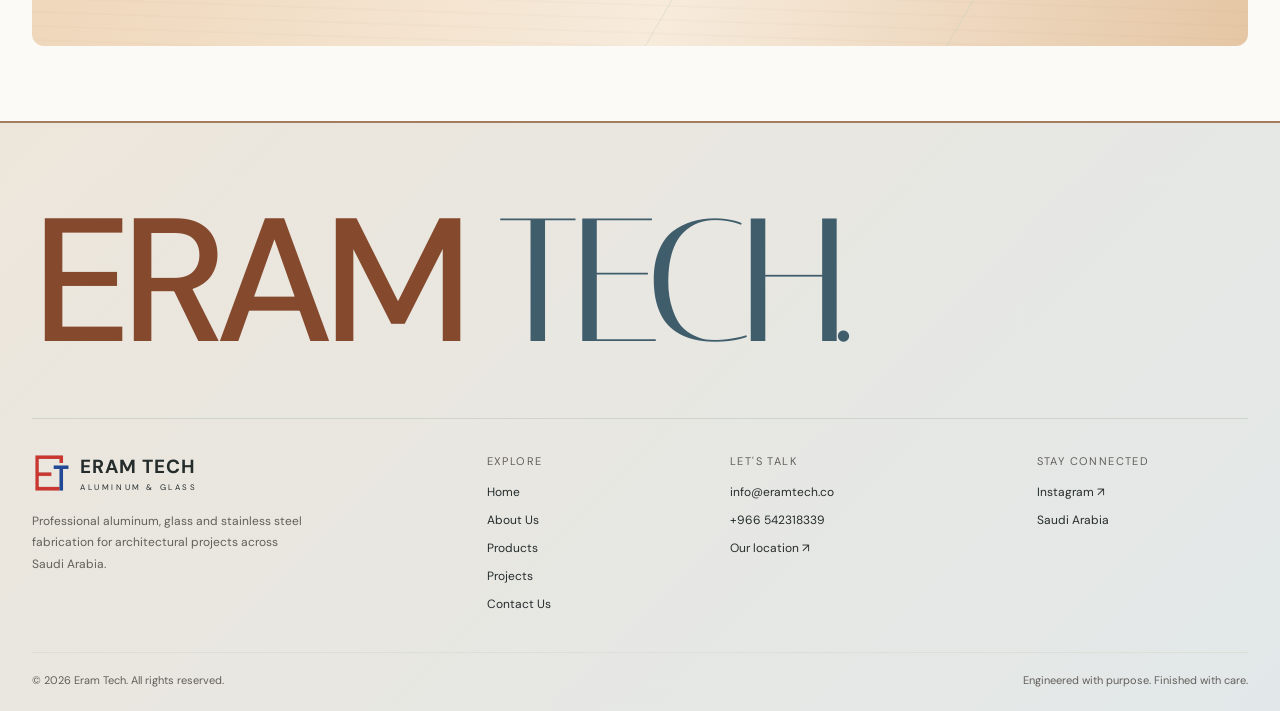
<file: products/sky-light/index.html>
<!doctype html>
<html lang="en">
<head>
<meta charset="utf-8"><meta name="viewport" content="width=device-width, initial-scale=1">
<title>Sky Light | Eram Tech</title><meta name="description" content="Sky Light from Eram Tech. Discuss options and project requirements with our team.">
<link rel="icon" href="/edited-photo.png" type="image/png">
<link rel="stylesheet" href="/architecture.css?v=5">
<link rel="stylesheet" href="/editorial.css?v=6">
<script src="/architecture.js?v=4" defer></script>
</head>
<body>
<a class="skip" href="#main">Skip to content</a>
<header class="site-header"><div class="wrap header-inner"><a class="brand" href="/" aria-label="Eram Tech home"><img src="/edited-photo.png" width="37" height="39" alt=""><span><strong>ERAM TECH</strong><small><span class="brand-subtitle" aria-hidden="true"><span>A</span><span>L</span><span>U</span><span>M</span><span>I</span><span>N</span><span>U</span><span>M</span></span><span class="brand-subtitle-label">Aluminum</span></small></span></a>
<nav id="primary-nav" class="site-nav" aria-label="Primary navigation">
<a href="/">Home</a><a href="/about/">About Us</a>
<a href="/products/" class="active">Products</a>
<a href="/projects/">Projects</a><a class="nav-contact" href="/contact/">Contact Us <span class="arrow" aria-hidden="true">&#8599;</span></a>
</nav></div></header>
<main id="main">
 <div class="wrap category-showcase"><section class="page-intro"><span class="crumb"><a href="/products/">Products</a> / Sky Light</span><span class="eyebrow">Product system / 05</span><h1>Sky Light</h1><p class="lead">Overhead glazing solutions that bring natural light into your interior.</p></section><span class="product-art"><img src="/assets/studies/sky-light.svg" width="400" height="300" loading="lazy" alt="Illustrative sky light concept, not a technical specification"></span></div>
 <section class="wrap story section"><div><span class="eyebrow">Category overview</span><h2>Considered around<br>your requirements.</h2><div class="intro-copy"><p>Speak with our team about the dimensions, finishes, materials and installation needs for your sky light project. Detailed product options will be added to this category as the catalogue expands.</p><a class="button" href="/contact/">Discuss your requirements<span class="arrow" aria-hidden="true">&#8599;</span></a></div></div><div class="placeholder"><span class="status">Future expansion</span><h2>Product details coming soon.</h2><p>This area is reserved for approved product images, descriptions, variants and technical specifications.</p></div></section>
 <section class="wrap section"><h2 class="editorial-heading">Explore other systems.</h2><nav class="category-links" aria-label="Product categories"><a href="/products/windows/">Windows</a><a href="/products/doors/">Doors</a><a href="/products/cladding/">Cladding</a><a href="/products/hand-rails/">Hand Rails</a><a href="/products/sky-light/" aria-current="page">Sky Light</a><a href="/products/garage-doors/">Garage Doors</a><a href="/products/rollup-shutters/">Rollup Shutters</a></nav></section></main>
<section class="cta wrap"><div><span class="eyebrow">Your vision. Our expertise.</span><h2>Let's build<br>something exceptional.</h2></div><a class="button" href="/contact/">Start a conversation<span class="arrow" aria-hidden="true">&#8599;</span></a></section>
<footer class="site-footer"><div class="wrap"><div class="footer-wordmark" aria-hidden="true">ERAM <span>TECH.</span></div><div class="footer-grid"><div><a class="brand" href="/" aria-label="Eram Tech home"><img src="/edited-photo.png" width="37" height="39" alt=""><span><strong>ERAM TECH</strong><small>ALUMINUM &amp; GLASS</small></span></a><p>Professional aluminum, glass and stainless steel fabrication for architectural projects across Saudi Arabia.</p></div>
<div><h2 class="footer-heading">Explore</h2><div class="footer-links"><a href="/">Home</a><a href="/about/">About Us</a><a href="/products/">Products</a><a href="/projects/">Projects</a><a href="/contact/">Contact Us</a></div></div>
<div><h2 class="footer-heading">Let's talk</h2><div class="footer-links"><a href="mailto:info@eramtech.co">info@eramtech.co</a><a href="tel:+966542318339">+966 542318339</a><a href="https://maps.google.com/?q=26.448895,50.039623" target="_blank" rel="noopener noreferrer">Our location &#8599;</a></div></div>
<div><h2 class="footer-heading">Stay connected</h2><div class="footer-links"><a href="https://www.instagram.com/eramtech_ksa?igsi=ZmtyOWc5OTU0aG81" target="_blank" rel="noopener noreferrer">Instagram &#8599;</a><span>Saudi Arabia</span></div></div></div>
<div class="footer-bottom"><span>&copy; <span data-year>2026</span> Eram Tech. All rights reserved.</span><span>Engineered with purpose. Finished with care.</span></div></div></footer>
</body></html>
</file>
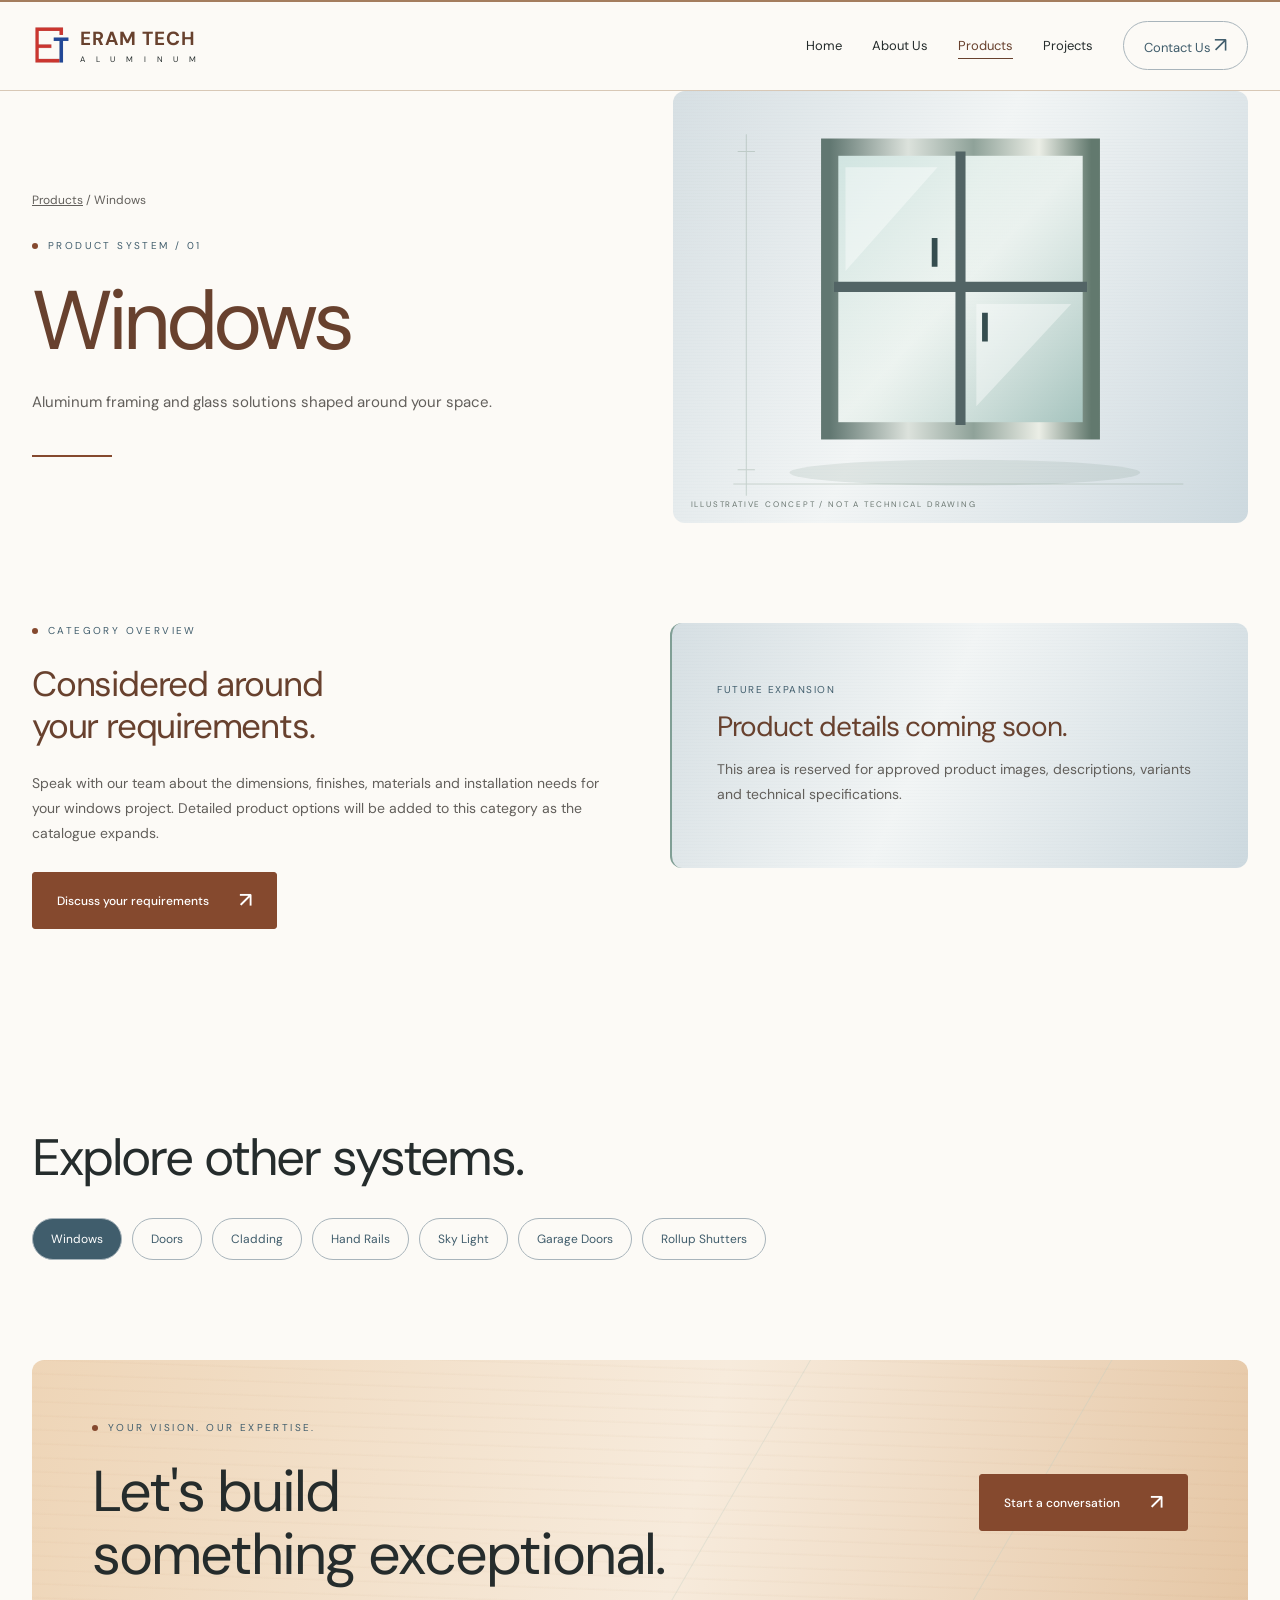
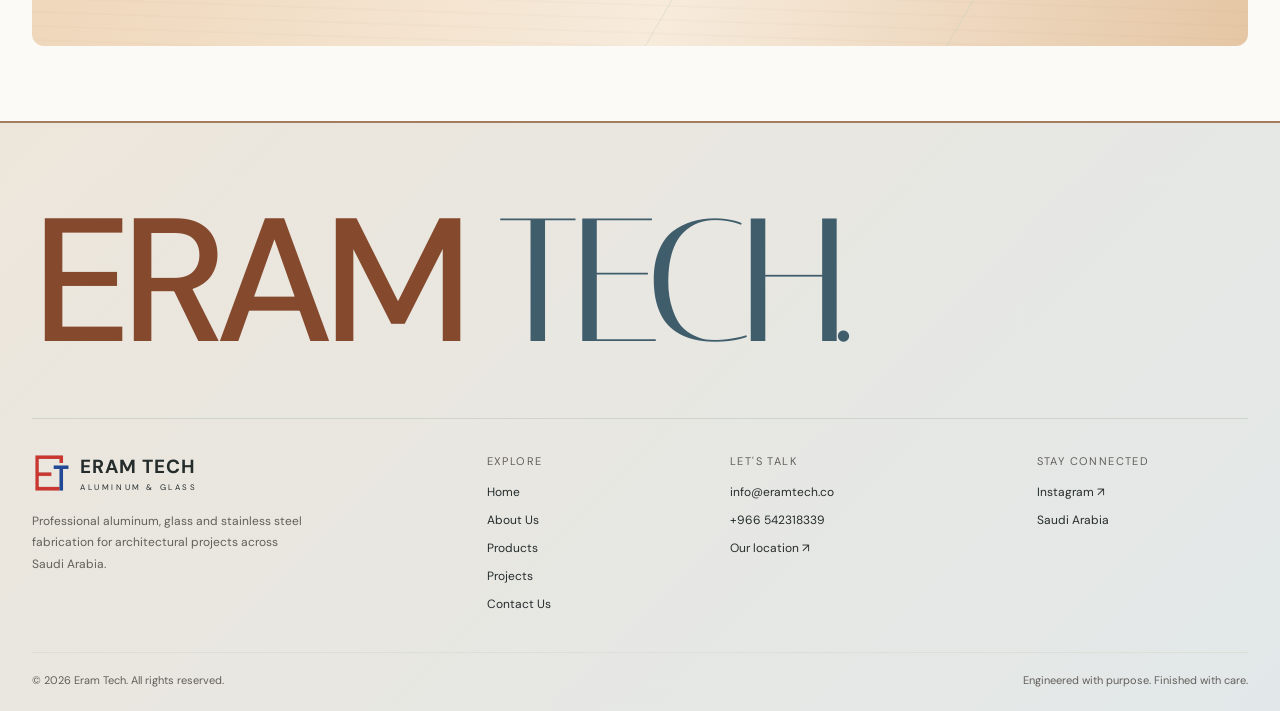
<file: products/windows/index.html>
<!doctype html>
<html lang="en">
<head>
<meta charset="utf-8"><meta name="viewport" content="width=device-width, initial-scale=1">
<title>Windows | Eram Tech</title><meta name="description" content="Windows from Eram Tech. Discuss options and project requirements with our team.">
<link rel="icon" href="/edited-photo.png" type="image/png">
<link rel="stylesheet" href="/architecture.css?v=5">
<link rel="stylesheet" href="/editorial.css?v=6">
<script src="/architecture.js?v=4" defer></script>
</head>
<body>
<a class="skip" href="#main">Skip to content</a>
<header class="site-header"><div class="wrap header-inner"><a class="brand" href="/" aria-label="Eram Tech home"><img src="/edited-photo.png" width="37" height="39" alt=""><span><strong>ERAM TECH</strong><small><span class="brand-subtitle" aria-hidden="true"><span>A</span><span>L</span><span>U</span><span>M</span><span>I</span><span>N</span><span>U</span><span>M</span></span><span class="brand-subtitle-label">Aluminum</span></small></span></a>
<nav id="primary-nav" class="site-nav" aria-label="Primary navigation">
<a href="/">Home</a><a href="/about/">About Us</a>
<a href="/products/" class="active">Products</a>
<a href="/projects/">Projects</a><a class="nav-contact" href="/contact/">Contact Us <span class="arrow" aria-hidden="true">&#8599;</span></a>
</nav></div></header>
<main id="main">
 <div class="wrap category-showcase"><section class="page-intro"><span class="crumb"><a href="/products/">Products</a> / Windows</span><span class="eyebrow">Product system / 01</span><h1>Windows</h1><p class="lead">Aluminum framing and glass solutions shaped around your space.</p></section><span class="product-art"><img src="/assets/studies/windows.svg" width="400" height="300" loading="lazy" alt="Illustrative windows concept, not a technical specification"></span></div>
 <section class="wrap story section"><div><span class="eyebrow">Category overview</span><h2>Considered around<br>your requirements.</h2><div class="intro-copy"><p>Speak with our team about the dimensions, finishes, materials and installation needs for your windows project. Detailed product options will be added to this category as the catalogue expands.</p><a class="button" href="/contact/">Discuss your requirements<span class="arrow" aria-hidden="true">&#8599;</span></a></div></div><div class="placeholder"><span class="status">Future expansion</span><h2>Product details coming soon.</h2><p>This area is reserved for approved product images, descriptions, variants and technical specifications.</p></div></section>
 <section class="wrap section"><h2 class="editorial-heading">Explore other systems.</h2><nav class="category-links" aria-label="Product categories"><a href="/products/windows/" aria-current="page">Windows</a><a href="/products/doors/">Doors</a><a href="/products/cladding/">Cladding</a><a href="/products/hand-rails/">Hand Rails</a><a href="/products/sky-light/">Sky Light</a><a href="/products/garage-doors/">Garage Doors</a><a href="/products/rollup-shutters/">Rollup Shutters</a></nav></section></main>
<section class="cta wrap"><div><span class="eyebrow">Your vision. Our expertise.</span><h2>Let's build<br>something exceptional.</h2></div><a class="button" href="/contact/">Start a conversation<span class="arrow" aria-hidden="true">&#8599;</span></a></section>
<footer class="site-footer"><div class="wrap"><div class="footer-wordmark" aria-hidden="true">ERAM <span>TECH.</span></div><div class="footer-grid"><div><a class="brand" href="/" aria-label="Eram Tech home"><img src="/edited-photo.png" width="37" height="39" alt=""><span><strong>ERAM TECH</strong><small>ALUMINUM &amp; GLASS</small></span></a><p>Professional aluminum, glass and stainless steel fabrication for architectural projects across Saudi Arabia.</p></div>
<div><h2 class="footer-heading">Explore</h2><div class="footer-links"><a href="/">Home</a><a href="/about/">About Us</a><a href="/products/">Products</a><a href="/projects/">Projects</a><a href="/contact/">Contact Us</a></div></div>
<div><h2 class="footer-heading">Let's talk</h2><div class="footer-links"><a href="mailto:info@eramtech.co">info@eramtech.co</a><a href="tel:+966542318339">+966 542318339</a><a href="https://maps.google.com/?q=26.448895,50.039623" target="_blank" rel="noopener noreferrer">Our location &#8599;</a></div></div>
<div><h2 class="footer-heading">Stay connected</h2><div class="footer-links"><a href="https://www.instagram.com/eramtech_ksa?igsi=ZmtyOWc5OTU0aG81" target="_blank" rel="noopener noreferrer">Instagram &#8599;</a><span>Saudi Arabia</span></div></div></div>
<div class="footer-bottom"><span>&copy; <span data-year>2026</span> Eram Tech. All rights reserved.</span><span>Engineered with purpose. Finished with care.</span></div></div></footer>
</body></html>
</file>
<file: architecture.css>
:root{--paper:#fff;--ink:#202a30;--muted:#626e76;--blue:#244b89;--red:#c43832;--wash:#f2f5f8;--line:#dfe5ea;--radius:24px;--width:1240px;color-scheme:light;font-family:'Manrope',sans-serif;color:var(--ink);background:var(--paper)}
*{box-sizing:border-box}body{margin:0}a{color:inherit;text-decoration:none}button,input,textarea,select{font:inherit}button,a,input,textarea{ -webkit-tap-highlight-color:transparent}button{cursor:pointer}img{display:block;max-width:100%;height:auto}h1,h2,h3,p,figure{margin:0}h1,h2,h3{font-weight:400}p{line-height:1.8;color:var(--muted)}a:focus-visible,button:focus-visible,input:focus-visible,textarea:focus-visible{outline:3px solid var(--blue);outline-offset:5px}a:hover{color:var(--blue)}.wrap{width:min(var(--width),calc(100% - 64px));margin-inline:auto}.skip{position:absolute;left:20px;top:-100px;background:#fff;padding:16px;z-index:100}.skip:focus{top:10px}
.site-header{background:#fffffff5;position:sticky;top:0;z-index:20;border-bottom:1px solid var(--line)}.header-inner{min-height:92px;display:flex;align-items:center;justify-content:space-between;gap:28px}.brand{display:flex;gap:11px;align-items:center;flex-shrink:0}.brand img{width:37px;height:39px;object-fit:contain}.brand strong{display:block;font-size:20px;letter-spacing:-.7px}.brand small{display:block;font-size:9px;letter-spacing:2px;margin-top:3px}.site-nav{display:flex;gap:30px;align-items:center;font-size:13px}.site-nav>a,.site-nav [aria-current=page],.site-nav>.active{color:var(--blue);text-decoration:underline;text-underline-offset:8px}.nav-contact{border:1px solid var(--line);padding:13px 20px!important;border-radius:99px}[hidden]{display:none!important}
.hero{padding-top:52px}.hero-heading{display:flex;justify-content:space-between;align-items:flex-end;gap:45px;padding-bottom:35px}.eyebrow{font-size:11px;line-height:1.6;text-transform:uppercase;letter-spacing:2px;color:var(--blue);display:block;margin-bottom:20px}.eyebrow::before{content:'';display:inline-block;width:6px;height:6px;background:var(--red);border-radius:50%;margin-right:10px;vertical-align:middle}.hero h1{font-size:clamp(50px,6.7vw,92px);line-height:.97;letter-spacing:-.065em}.hero h1 span{color:var(--blue)}.hero-intro{max-width:310px;flex-shrink:0}.hero-intro p{font-size:14px;margin-bottom:21px}.button{display:inline-flex;gap:25px;align-items:center;justify-content:center;border-radius:99px;background:var(--blue);color:#fff;border:1px solid var(--blue);padding:15px 23px;font-size:12px;min-height:48px;transition:background .2s}.button:hover{background:#183765;color:#fff}.button.outline{background:transparent;color:var(--ink);border-color:#b8c4cd}.button.outline:hover{background:var(--wash)}.arrow{font-size:21px;line-height:1}.hero-figure{margin:0 auto;width:100%}
/* Intrinsic image dimensions prevent cropping at every breakpoint. No overlays or transforms. */
.full-photo{width:100%;height:auto;object-fit:contain;border-radius:var(--radius)}.photo-caption{display:flex;justify-content:space-between;gap:14px;font-size:11px;color:var(--muted);padding:14px 2px}.photo-caption a{text-decoration:underline;text-underline-offset:4px}.section{padding-block:85px}.section-label{margin-bottom:26px}.intro-grid{display:grid;grid-template-columns:1fr 2fr;gap:65px}.editorial-heading{font-size:clamp(30px,3.2vw,46px);line-height:1.18;letter-spacing:-1.8px;text-transform:uppercase}.editorial-heading em{color:var(--blue);font-style:normal}.intro-copy{margin-top:24px;max-width:660px}.intro-copy p+p{margin-top:15px}.intro-copy .button{margin-top:26px}.note{font-size:12px;line-height:1.7;color:var(--muted)}.section-top{display:flex;align-items:flex-end;justify-content:space-between;gap:30px;margin-bottom:35px}.section-top h2{font-size:clamp(29px,3vw,42px);letter-spacing:-1.5px;line-height:1.17}.section-top .eyebrow{margin-bottom:12px}.text-link{font-size:13px;display:inline-flex;gap:18px;align-items:center;padding-block:12px;text-decoration:underline;text-underline-offset:5px}.features{display:grid;grid-template-columns:repeat(3,minmax(0,1fr));gap:32px}.feature{padding-top:22px;border-top:1px solid var(--line)}.feature .number{color:var(--blue);font-size:12px;display:block;margin-bottom:26px}.feature h3{font-size:23px;letter-spacing:-.6px;margin-bottom:13px}.feature p{font-size:14px}.soft-section{background:linear-gradient(120deg,#f6f8fa,#fff 75%)}.product-grid{display:grid;grid-template-columns:repeat(3,minmax(0,1fr));gap:18px}.product-card{display:flex;flex-direction:column;padding:28px;border-radius:20px;background:var(--wash);min-height:250px;transition:background .2s}.product-card:hover{background:#e7eef7}.product-card .number{font-size:11px;color:var(--blue);margin-bottom:35px}.product-card h3{font-size:27px;letter-spacing:-1px;margin-bottom:13px}.product-card p{font-size:13px;flex:1}.product-card .text-link{margin-top:20px}.product-card:nth-child(4n+2){background:#faf4f1}.product-card:nth-child(4n+2):hover{background:#f4e9e2}.kingdom{display:flex;justify-content:space-between;align-items:center;gap:30px;border-top:1px solid var(--line);border-bottom:1px solid var(--line);padding-block:30px}.kingdom h2{font-size:26px;letter-spacing:-.7px}.kingdom p{font-size:13px;max-width:440px}.cta{background:linear-gradient(110deg,#eef3fa,#f8f3ef);border-radius:var(--radius);padding:45px;display:flex;justify-content:space-between;align-items:center;gap:30px;margin-bottom:65px}.cta h2{font-size:clamp(30px,4vw,52px);letter-spacing:-2px;line-height:1.1}.cta .button{flex-shrink:0}.site-footer{border-top:1px solid var(--line);padding:45px 0 24px}.footer-grid{display:grid;grid-template-columns:2fr 1fr 1.3fr 1fr;gap:32px}.footer-grid p{font-size:12px;margin-top:18px;max-width:280px}.footer-heading{font-size:11px;letter-spacing:1.4px;text-transform:uppercase;margin-bottom:16px;color:var(--muted)}.footer-links{display:flex;flex-direction:column;gap:12px;font-size:12px}.footer-bottom{display:flex;justify-content:space-between;gap:20px;border-top:1px solid var(--line);margin-top:40px;padding-top:20px;font-size:11px;color:var(--muted)}
.page-intro{padding-block:64px 50px}.page-intro h1{font-size:clamp(44px,6vw,80px);max-width:900px;line-height:1.03;letter-spacing:-.055em}.page-intro .lead{max-width:630px;margin-top:25px;font-size:16px}.page-intro .crumb{font-size:12px;margin-bottom:30px;display:block;color:var(--muted)}.page-intro .crumb a{text-decoration:underline}.story{display:grid;grid-template-columns:1fr 1fr;gap:60px;align-items:start}.story h2{font-size:35px;letter-spacing:-1.2px;line-height:1.2}.story p+p{margin-top:18px}.team-grid{display:grid;grid-template-columns:repeat(4,minmax(0,1fr));gap:26px}.team-grid h3{font-size:19px}.placeholder{background:repeating-linear-gradient(135deg,#f7f9fb,#f7f9fb 16px,#f1f4f7 16px,#f1f4f7 17px);border-radius:var(--radius);padding:45px;min-height:245px;display:flex;flex-direction:column;justify-content:center;gap:14px}.placeholder h2{font-size:28px;letter-spacing:-1px}.placeholder p{font-size:14px;max-width:540px}.project-grid{display:grid;grid-template-columns:repeat(3,minmax(0,1fr));gap:22px}.project-slot{padding:26px;border:1px dashed #bdcad5;border-radius:20px;min-height:245px;display:flex;flex-direction:column;justify-content:space-between}.project-slot h3{font-size:24px;letter-spacing:-.7px}.project-slot p{font-size:13px;margin-top:12px}.status{font-size:10px;letter-spacing:1.5px;text-transform:uppercase;color:var(--blue)}.contact-layout{display:grid;grid-template-columns:1fr 1.4fr;gap:65px}.contact-details{display:grid;align-content:start;gap:25px}.contact-details h2{font-size:30px;letter-spacing:-1px}.contact-details a{display:block;padding-block:8px}.contact-form{background:var(--wash);border-radius:24px;padding:32px}.field{margin-bottom:22px}.field label{display:block;font-size:13px;margin-bottom:9px}.field input,.field textarea,.field select{width:100%;padding:14px;border:1px solid #c8d2da;background:#fff;border-radius:10px;font-size:16px;color:var(--ink)}.field textarea{min-height:140px;resize:vertical}.form-note{font-size:12px;margin-bottom:20px}.form-status{font-size:13px;margin-top:15px}.map{width:100%;height:340px;border:0;border-radius:24px;margin-top:38px}.category-links{display:flex;flex-wrap:wrap;gap:10px;margin-top:30px}.category-links a{border:1px solid var(--line);border-radius:99px;padding:12px 18px;font-size:12px}.category-links [aria-current=page]{background:var(--blue);color:white}
@media(min-width:1500px){.hero-figure{max-width:1100px}}
@media(max-width:1000px){.site-nav{gap:18px}.header-inner{gap:20px}.hero-heading{gap:25px}.hero-intro{max-width:260px}.intro-grid{gap:35px;grid-template-columns:1fr 2fr}.footer-grid{grid-template-columns:1.5fr 1fr 1fr}.footer-grid>div:last-child{grid-column:2/4}.team-grid{grid-template-columns:repeat(2,minmax(0,1fr))}.product-grid{grid-template-columns:repeat(2,minmax(0,1fr))}}
@media(max-width:760px){.wrap{width:calc(100% - 36px)}.site-header{position:sticky;top:0;background:var(--paper)}.header-inner{flex-direction:column;min-height:0;padding-block:12px 0;gap:10px}.site-nav{width:100%;display:flex;flex-direction:row;justify-content:space-between;align-items:center;gap:0;border-top:1px solid var(--line);font-size:clamp(11px,2.8vw,13px)}.site-nav>a{display:flex;align-items:center;justify-content:center;min-height:48px;padding:12px 3px;white-space:nowrap}.site-nav .nav-contact{margin:0;padding:12px 3px!important;border:0;border-radius:0}.site-nav .nav-contact .arrow{display:none}.hero{padding-top:35px}.hero-heading{display:block}.hero-intro{max-width:500px;margin-top:25px}.hero-intro p{margin-bottom:18px}.hero h1{font-size:clamp(45px,9.5vw,72px)}.section{padding-block:55px}.intro-grid,.story,.contact-layout{grid-template-columns:1fr;gap:25px}.features{gap:22px}.feature h3{font-size:20px}.feature p{font-size:13px}.section-top{align-items:flex-start}.cta{padding:30px;flex-direction:column;align-items:flex-start;margin-bottom:45px}.footer-grid{grid-template-columns:1fr 1fr;gap:30px}.footer-grid>div:last-child{grid-column:auto}.page-intro{padding-block:40px}.project-grid{grid-template-columns:1fr}.project-slot{min-height:190px}.photo-caption{font-size:10px}.kingdom{align-items:flex-start;flex-direction:column;gap:10px}.contact-form{padding:25px}.full-photo{border-radius:16px}}
@media(max-width:480px){.brand strong{font-size:18px}.brand small{font-size:8px}.brand img{width:31px;height:34px}.hero h1{font-size:clamp(40px,11.5vw,55px)}.hero-heading{padding-bottom:25px}.features,.team-grid,.product-grid{grid-template-columns:1fr}.feature .number{margin-bottom:15px}.section-top{flex-direction:column;gap:12px}.product-card{min-height:220px;padding:25px}.photo-caption{flex-wrap:wrap;gap:6px}.editorial-heading{font-size:29px;letter-spacing:-1px}.footer-grid{gap:30px 15px}.footer-grid>div:first-child{grid-column:1/-1}.footer-bottom{flex-direction:column;gap:10px}.placeholder{padding:28px}.page-intro h1{font-size:43px}.cta{padding:25px}.story h2{font-size:30px}.contact-form{padding:20px}}
@media(prefers-reduced-motion:reduce){*{scroll-behavior:auto!important;transition:none!important}}
</file>
<file: editorial.css>
@font-face{font-family:'DM Sans';font-style:normal;font-weight:400;font-display:swap;src:url('/assets/fonts/dm-sans-regular.ttf') format('truetype')}
@font-face{font-family:'DM Sans';font-style:normal;font-weight:500 600;font-display:swap;src:url('/assets/fonts/dm-sans-medium.ttf') format('truetype')}
@font-face{font-family:'DM Sans';font-style:normal;font-weight:700;font-display:swap;src:url('/assets/fonts/dm-sans-bold.ttf') format('truetype')}
@font-face{font-family:'Italiana';font-style:normal;font-weight:400;font-display:swap;src:url('/assets/fonts/italiana-regular.ttf') format('truetype')}

/* Editorial layer: shared by all pages, with existing routing and image sizing intact. */
:root{--paper:#faf9f6;--ink:#252c2c;--muted:#64706e;--blue:#285252;--red:#c43832;--wash:#efeee8;--line:#dcdfd8;--radius:16px;--width:1320px;font-family:'DM Sans',sans-serif;background:var(--paper)}
body{background:var(--paper)}
.site-header{background:#faf9f6f5;backdrop-filter:blur(14px)}
.header-inner{min-height:90px}
.brand strong{letter-spacing:1px;font-size:19px}
.brand small{font-size:8px;letter-spacing:2.6px}
.site-header .brand>span{display:grid;grid-template-columns:max-content}
.site-header .brand small{letter-spacing:0}
.brand-subtitle{display:flex;justify-content:space-between}
.brand-subtitle-label{position:absolute;width:1px;height:1px;padding:0;overflow:hidden;clip-path:inset(50%);white-space:nowrap}
.site-nav>a{color:var(--ink);text-decoration:none;padding-block:16px}
.site-nav [aria-current=page],.site-nav>.active{color:var(--blue);text-decoration:underline;text-decoration-thickness:1px;text-underline-offset:8px}
.site-nav .nav-contact{border-color:#b4bfba;background:transparent}
.eyebrow{letter-spacing:2.4px;font-size:10px;margin-bottom:24px}
.button{background:var(--blue);border-color:var(--blue);padding:17px 24px;border-radius:3px;font-size:12px;font-weight:500;gap:30px}
.button:hover{background:#163c3c}
.button.outline{border-color:#a7b4ad}
.button .arrow{transition:transform .2s}
.button:hover .arrow{transform:translate(2px,-2px)}
.hero{padding-top:52px;display:grid;grid-template-columns:.82fr 1.25fr;gap:50px;align-items:center;position:relative;padding-bottom:42px}
.hero-heading{display:block;padding:0}
.hero h1{font-size:clamp(54px,6.5vw,92px);font-weight:400;letter-spacing:-.065em;line-height:1.01}
.hero h1 span{font-family:'Italiana',Georgia,serif;font-weight:400;letter-spacing:-.04em;font-size:1.13em;color:var(--blue)}
.hero-intro{max-width:350px;margin-top:30px}
.hero-intro p{font-size:14px;line-height:1.9;margin-bottom:25px}
.hero-figure{position:relative;max-width:none!important}
.full-photo{border-radius:16px}
.hero .photo-caption{font-size:10px;padding-top:16px;line-height:1.6}
.hero-baseline{grid-column:1/-1;display:flex;justify-content:space-between;gap:20px;padding-top:24px;border-top:1px solid var(--line);font-size:10px;letter-spacing:1.5px;text-transform:uppercase;color:var(--muted)}
.hero-baseline a{color:var(--blue)}
.hero-baseline .dot{display:inline-block;width:6px;height:6px;background:var(--red);border-radius:50%;margin-right:8px}
.section{padding-block:100px}
.intro-grid{grid-template-columns:.8fr 1.7fr;gap:75px}
.editorial-heading{text-transform:none;font-size:clamp(35px,4vw,57px);line-height:1.14;letter-spacing:-2px}
.editorial-heading em{font-family:'Italiana',Georgia,serif;font-size:1.14em;line-height:1.05}
.intro-copy{max-width:720px}
.intro-copy p{font-size:14px}
.story-stamp{margin-top:40px;max-width:240px;padding-top:24px;border-top:1px solid var(--line)}
.story-stamp strong{font-family:'Italiana',Georgia,serif;font-size:58px;font-weight:400;display:block;color:var(--blue);line-height:1}
.story-stamp span{display:block;margin-top:12px;font-size:11px;letter-spacing:1.2px;text-transform:uppercase;color:var(--muted)}
.soft-section{background:#efeee8}
.section-top h2{font-size:clamp(32px,3.8vw,50px);font-weight:400;letter-spacing:-1.8px}
.feature{border-color:#c8cec7;padding-top:26px}
.feature .number{font-size:10px;letter-spacing:1.3px}
.feature h3{font-size:26px;line-height:1.2;font-weight:400}
.feature p{font-size:13px;max-width:340px}
.product-grid{grid-template-columns:repeat(3,minmax(0,1fr));gap:35px 26px}
.product-card,.product-card:nth-child(4n+2){padding:0;background:transparent;border-radius:0;min-height:0}
.product-card:hover,.product-card:nth-child(4n+2):hover{background:transparent}
.product-art{display:block;background:linear-gradient(130deg,#e8eae5,#f4f3ee 55%,#e6e5dd);border-radius:12px;overflow:hidden;position:relative;margin-bottom:23px}
.product-art img{display:block;width:100%;height:auto;transition:transform .6s cubic-bezier(.2,.7,.3,1)}
.product-card:hover .product-art img{transform:translateY(-5px)}
.product-art::after{content:'CONCEPT STUDY';position:absolute;left:18px;bottom:14px;font-size:8px;letter-spacing:1.8px;color:#6b7771}
.product-card .number{font-size:9px;letter-spacing:1.5px;margin-bottom:13px}
.product-card h3{font-size:26px;margin-bottom:9px}
.product-card p{font-size:13px;max-width:340px}
.product-card .text-link{border-top:1px solid var(--line);display:flex;justify-content:space-between;text-decoration:none;padding-top:16px;margin-top:22px}
.product-card:last-child{grid-column:auto}
.materials{display:grid;grid-template-columns:1fr 1fr;gap:75px;align-items:center;padding-block:85px}
.material-stage{position:relative;min-width:0;background:radial-gradient(ellipse at 50% 40%,#fff,#e9e9e0);border-radius:16px;padding:25px;display:flex;flex-direction:column;justify-content:center;min-height:400px}
.material-stage img{width:100%;height:auto;display:block;max-height:360px;object-fit:contain}
.material-stage>span{font-size:9px;letter-spacing:1.6px;text-transform:uppercase;color:var(--muted);display:flex;justify-content:space-between;padding:0 5px}
.material-copy h2{font-size:clamp(34px,4vw,52px);letter-spacing:-2px;line-height:1.12;margin-bottom:25px}
.material-copy h2 em{font-family:'Italiana',Georgia,serif;font-style:normal;color:var(--blue);font-size:1.12em}
.material-buttons{display:flex;gap:6px;border-bottom:1px solid var(--line);margin-bottom:25px;flex-wrap:wrap}
.material-buttons button{background:none;border:0;border-bottom:2px solid transparent;min-height:48px;padding:14px 12px;color:var(--muted);font-size:12px}
.material-buttons button[aria-pressed=true]{border-color:var(--blue);color:var(--blue)}
.material-description{min-height:125px}
.material-description h3{font-size:22px;margin-bottom:12px;letter-spacing:-.6px}
.material-description p{font-size:14px}
.material-copy .note{font-size:11px;margin-top:25px}
.process{display:grid;grid-template-columns:1fr 1.25fr;gap:85px}
.process h2{font-size:clamp(34px,4vw,52px);line-height:1.1;letter-spacing:-1.8px}
.process details{border-top:1px solid var(--line);padding:0 0 20px}
.process details:last-child{border-bottom:1px solid var(--line)}
.process summary{padding:22px 0 0;font-size:20px;list-style:none;display:flex;gap:20px;align-items:baseline;cursor:pointer}
.process summary::-webkit-details-marker{display:none}
.process summary:after{content:'+';margin-left:auto;color:var(--blue)}
.process details[open] summary:after{content:'-'}
.process summary span{font-size:10px;color:var(--muted)}
.process details p{padding:16px 0 0 34px;font-size:13px}
.project-invitation{display:grid;grid-template-columns:.8fr 1.2fr;gap:75px;align-items:center}
.inspiration-image{max-width:350px;margin:auto}
.inspiration-image img{width:100%;height:auto;border-radius:12px}
.inspiration-image figcaption{font-size:10px;line-height:1.7;color:var(--muted);margin-top:14px}
.project-invitation h2{font-size:clamp(34px,4vw,54px);line-height:1.1;letter-spacing:-1.6px;margin-bottom:22px}
.project-invitation p{font-size:14px;max-width:470px;margin-bottom:25px}
.kingdom{padding-block:32px}.kingdom h2{font-family:'Italiana',Georgia,serif;font-size:34px}
.cta{position:relative;background:#e9ede6;border-radius:12px;padding:60px;margin-bottom:75px;overflow:hidden}
.cta:before{content:'';position:absolute;right:20%;top:-100px;width:260px;height:500px;border:1px solid #becbc055;transform:rotate(30deg);pointer-events:none}
.cta>div,.cta>a{position:relative}
.cta h2{font-size:clamp(36px,4.5vw,64px);font-weight:400;letter-spacing:-2px}
.site-footer{background:#f0f0e9;border-top:0;padding-top:55px}
.footer-wordmark{font-size:clamp(48px,13.7vw,190px);letter-spacing:-.065em;line-height:1.2;font-weight:500;color:#285252;white-space:nowrap;margin-bottom:35px;border-bottom:1px solid #cdd5ca;padding-bottom:30px}
.footer-wordmark span{font-family:'Italiana',Georgia,serif;font-weight:400}
.page-intro{padding-block:70px 50px;position:relative}
.page-intro h1{font-size:clamp(45px,6.5vw,88px);letter-spacing:-.06em}
.page-intro .lead{font-size:15px;line-height:1.9}
.page-intro:after{content:'';display:block;width:80px;height:2px;background:var(--blue);margin-top:38px}
.category-showcase{display:grid;grid-template-columns:1fr 1fr;align-items:center;gap:65px}
.category-showcase .product-art{margin:0}
.category-showcase .product-art:after{content:'ILLUSTRATIVE CONCEPT / NOT A TECHNICAL DRAWING'}
.category-showcase .page-intro{width:100%;padding-bottom:35px}
.project-slot{background:#f0f1ea;border:0;border-radius:8px;padding:30px;min-height:300px}
.project-slot:before{content:'';display:block;width:65px;height:65px;border:1px solid #809f95;box-shadow:10px -10px 0 -1px #f0f1ea,10px -10px 0 0 #b3c4bc;margin:12px 0 25px}
.placeholder{background:linear-gradient(135deg,#ecf0e9,#f5f4ee);border-radius:12px;border-left:2px solid #809f95}
.contact-form{background:#eeeee7;border-radius:12px}.field input,.field textarea,.field select{border-radius:4px}
.reveal-ready{animation:rise-in .75s both}
@keyframes rise-in{from{opacity:.3;transform:translateY(15px)}to{opacity:1;transform:translateY(0)}}
@media(max-width:1000px){.hero{gap:30px;grid-template-columns:.9fr 1.1fr}.hero h1{font-size:clamp(48px,6.9vw,70px)}.product-grid{grid-template-columns:repeat(2,minmax(0,1fr))}.materials,.process,.project-invitation{gap:40px}.category-showcase{gap:35px}}
@media(max-width:760px){.site-header{background:var(--paper)}.header-inner{min-height:0;padding-block:12px 0;gap:10px}.site-nav>a{min-height:48px;padding:12px 3px}.site-nav .nav-contact{border:0}.hero{display:block;padding-top:35px;padding-bottom:25px}.hero h1{font-size:clamp(53px,11vw,80px)}.hero-heading{display:grid;grid-template-columns:1.3fr 1fr;gap:22px;align-items:end;margin-bottom:30px}.hero-intro{margin:0}.hero-intro p{font-size:12px}.hero-intro .button{padding:14px 17px;gap:12px;font-size:11px}.hero-baseline{margin-top:25px;font-size:9px;letter-spacing:1px;flex-wrap:wrap}.section{padding-block:60px}.intro-grid{grid-template-columns:1fr;gap:28px}.story-stamp{display:none}.editorial-heading{font-size:38px}.materials,.process,.project-invitation,.category-showcase{grid-template-columns:1fr;gap:32px}.materials{padding-block:50px}.material-stage{min-height:300px}.process details p{padding-left:0}.project-invitation{gap:35px}.inspiration-image{max-width:300px}.category-showcase .page-intro{padding-bottom:0}.category-showcase .product-art{max-width:500px;width:100%;margin:auto}.cta{padding:35px;margin-bottom:45px}.footer-wordmark{margin-bottom:30px;padding-bottom:22px}.feature h3{font-size:22px}.page-intro{padding-block:40px}.page-intro h1{font-size:clamp(43px,8vw,65px)}}
@media(max-width:480px){.hero-heading{display:block}.hero h1{font-size:clamp(51px,14vw,64px)}.hero-intro{margin-top:24px;max-width:310px}.hero-intro p{font-size:13px}.hero-intro .button{font-size:12px;padding:15px 20px}.hero .photo-caption{font-size:9px}.hero-baseline>span:last-child{display:none}.editorial-heading{font-size:33px;letter-spacing:-1.3px}.product-grid{grid-template-columns:1fr;gap:35px}.product-art{margin-bottom:18px}.material-stage{padding:15px;min-height:280px}.material-copy h2{font-size:36px}.material-buttons{gap:0}.material-buttons button{padding:14px 10px;font-size:12px}.material-description{min-height:155px}.cta{padding:28px}.footer-wordmark{font-size:14vw}.section-top h2{font-size:33px}}
@media(prefers-reduced-motion:reduce){.reveal-ready{animation:none}.product-art img{transition:none}.product-card:hover .product-art img{transform:none}}

:root {
  --paper: #fcfaf6;
  --blue: #405d6c;
  --walnut: #85492e;
  --muted: #625f5b;
  --oak-surface: repeating-linear-gradient(2deg, transparent 0 5px, #aa70400a 6px, transparent 8px 14px), linear-gradient(105deg, #eed5b7, #f7ebdc 54%, #e5c6a4);
  --metal-surface: repeating-linear-gradient(0deg, transparent 0 2px, #637b8909 3px), linear-gradient(115deg, #d6dfe3, #f2f5f5 45%, #cdd9df);
}
.site-header { background-color: #fcfaf6f5; border-bottom-color: #d8c8b6; }
section.atelier-hero { background: radial-gradient(ellipse at 82% 50%, #cddae1, transparent 54%), linear-gradient(110deg, #f6e7d4, #fcfaf6 50%, #e4ecef); }
.atelier-copy h1 em, .workshop-feature h2 em, .editorial-heading em, .material-copy h2 em { color: var(--walnut); }
.button:not(.outline) { background-color: var(--walnut); border-color: var(--walnut); }
.button:not(.outline):hover { background-color: #693820; border-color: #693820; }
.soft-section, .cta, .contact-form { background: var(--oak-surface); }
.product-art, .material-stage, .placeholder, .project-slot { background: var(--metal-surface); }
.site-header .brand strong, .site-header .site-nav [aria-current="page"],
.site-header .site-nav > .active, .section-top h2, .story h2,
.project-invitation h2, .process h2, .page-intro h1, .kingdom h2 {
  color: #68412e;
}
.site-header .nav-contact, .button.outline, .category-links a {
  border-color: #a8b4bb;
  color: var(--blue);
}
.site-header .nav-contact:hover, .category-links a:hover { background: #e8edf0; }
.category-links [aria-current="page"] { background: var(--blue); color: white; }
.site-header, .site-footer { box-shadow: inset 0 2px #a47d5e; }
.page-intro::after, .eyebrow::before { background: var(--walnut); }
.feature, .process details, .process details:last-child, .kingdom { border-color: #bdc5c8; }
.project-slot::before { border-color: #8499a5; box-shadow: 10px -10px 0 -1px #e9edef, 10px -10px 0 0 #99abb5; }
.atelier-hero .atelier-copy h1 em, .workshop-feature h2 em,
.atelier-hero .atelier-note > span:first-child { color: var(--walnut); }
.atelier-hero .scene-kicker, .atelier-hero .scene-label, .atelier-hero .atelier-disciplines,
.atelier-hero .scene-controls button, .atelier-hero .scene-status { color: var(--blue); }
.atelier-hero .scene-controls button, .atelier-hero .atelier-note > span:first-child,
.atelier-hero .finish-option[aria-pressed="true"] { border-color: #98aab4; }
.atelier-hero .scene-controls input { accent-color: var(--blue); }
.atelier-hero .atelier-foot { border-color: #bac3c6; }
.atelier-hero .atelier-disciplines b { color: #77543e; }
.atelier-hero .scene-label::before { background: #859ba7; }
.atelier-display .finish-bar { background: var(--metal-surface); border-color: #c2ced2; }
.site-footer { background: linear-gradient(135deg, #ede6db, #e2e8e9); }
.footer-wordmark { color: var(--walnut); }
.footer-wordmark span { color: var(--blue); }
</file>
<file: hero-3d.css>
.atelier-hero{position:relative;isolation:isolate;background:radial-gradient(ellipse at 82% 42%,#e8ede8 0,transparent 53%),linear-gradient(110deg,#faf9f6,#f2f4ee);border-bottom:1px solid var(--line)}
.atelier-layout{display:grid;grid-template-columns:.85fr 1.25fr;align-items:center;gap:24px;min-height:660px;padding-block:50px 25px}
.atelier-copy{position:relative;z-index:2;padding-bottom:35px}
.atelier-copy .eyebrow{font-size:10px;letter-spacing:2.2px;margin-bottom:30px}
.atelier-copy h1{font-size:clamp(58px,5.8vw,84px);font-weight:400;line-height:1.03;letter-spacing:-5px}
.atelier-copy h1 em{font-family:'Italiana',Georgia,serif;font-size:1.12em;font-style:normal;letter-spacing:-3px;color:#285252}
.atelier-copy>p{font-size:14px;line-height:1.85;max-width:335px;margin-top:27px}
.atelier-actions{display:flex;align-items:center;flex-wrap:wrap;gap:22px;margin-top:30px}
.atelier-actions .button{border-radius:99px;gap:20px;padding:16px 22px}
.atelier-actions .text-link{font-size:12px;text-decoration:none}
.atelier-note{display:flex;align-items:center;gap:13px;margin-top:42px;color:var(--muted);font-size:10px;line-height:1.7;letter-spacing:.3px}
.atelier-note>span:first-child{height:32px;width:32px;border:1px solid #a9b8af;border-radius:50%;display:grid;place-items:center;color:#285252;font-size:17px}
.atelier-display{min-width:0;position:relative;align-self:stretch;display:flex;flex-direction:column;justify-content:center}
.scene-kicker{position:absolute;top:3px;left:25px;right:5px;display:flex;justify-content:space-between;gap:20px;font-size:9px;letter-spacing:1.8px;text-transform:uppercase;color:#68776e;z-index:2;pointer-events:none}
.scene-kicker span:last-child{font-size:9px;letter-spacing:.5px;text-transform:none}
.scene-viewport{height:500px;position:relative;touch-action:pan-y;cursor:grab;user-select:none;-webkit-user-select:none}
.scene-viewport:active{cursor:grabbing}
.scene-viewport canvas{display:block;width:100%;height:100%;position:absolute;inset:0}
.scene-fallback{position:absolute;inset:15% 15%;width:70%;height:70%;object-fit:contain;transition:opacity .2s}
.scene-viewport[data-ready=true] .scene-fallback{opacity:0;pointer-events:none}
.scene-label{position:absolute;left:5px;bottom:72px;z-index:2;pointer-events:none;font-size:10px;color:#50675b;letter-spacing:.3px;display:flex;align-items:center;gap:10px}
.scene-label:before{content:'';width:38px;height:1px;background:#91a69a}
.finish-bar{position:relative;z-index:3;display:flex;align-items:center;justify-content:space-between;gap:16px;background:#ffffffc9;border:1px solid #fff;border-radius:14px;box-shadow:0 12px 40px #34534008;padding:17px 20px;margin:-5px 5px 10px 25px;backdrop-filter:blur(12px)}
.finish-heading{font-size:9px;letter-spacing:1.8px;text-transform:uppercase;color:var(--muted)}
.finish-name{font-size:13px;display:block;margin-top:5px;color:var(--ink)}
.finish-options{display:flex;gap:6px}
.finish-option{padding:7px;background:transparent;border:1px solid transparent;border-radius:50%;width:44px;height:44px;display:grid;place-items:center}
.finish-option[aria-pressed=true]{border-color:#506f62}
.finish-option>span{display:block;width:27px;height:27px;border-radius:50%;border:1px solid #0000000c;box-shadow:inset 0 1px 2px #ffffff70;background:linear-gradient(125deg,#e6e8e5,#889891 60%,#cbd2cb)}
.finish-option[data-finish=graphite]>span{background:linear-gradient(125deg,#65706a,#29342f 65%,#545d58)}
.finish-option[data-finish=champagne]>span{background:linear-gradient(125deg,#dfceb0,#aa8d61 65%,#d7be96)}
.scene-controls{display:flex;justify-content:space-between;align-items:center;gap:12px;padding:7px 7px 0 26px;flex-wrap:wrap}
.scene-controls label{display:flex;gap:10px;align-items:center;font-size:10px;color:var(--muted)}
.scene-controls input{width:85px;accent-color:#285252;min-height:32px}
.scene-controls button{font-size:10px;min-height:40px;padding:8px 12px;border:1px solid #c9d2c9;background:transparent;color:#385a49;border-radius:99px}
.scene-controls button:hover{background:#fff}
.scene-controls button:disabled,.finish-option:disabled{opacity:.45;cursor:not-allowed}
.scene-status{font-size:10px;line-height:1.6;color:#6e7b73;margin:11px 0 0 26px;min-height:16px}
.atelier-foot{display:flex;justify-content:space-between;align-items:center;gap:24px;padding-block:25px;border-top:1px solid #d4dcd2}
.atelier-foot>span{font-size:10px;letter-spacing:1.3px;color:var(--muted);text-transform:uppercase}
.atelier-disciplines{display:flex;flex-wrap:wrap;gap:27px;font-size:12px;color:#476453}
.atelier-disciplines span{display:flex;align-items:center;gap:9px}
.atelier-disciplines b{font-size:9px;font-weight:400;color:#8b9c8e}
.workshop-feature{padding-block:80px;display:grid;grid-template-columns:1fr 1.65fr;gap:70px;align-items:center}
.workshop-feature h2{font-size:clamp(32px,3.5vw,49px);letter-spacing:-1.9px;line-height:1.12;margin-bottom:22px}
.workshop-feature h2 em{font-family:'Italiana',Georgia,serif;color:#285252;font-style:normal;font-size:1.13em}
.workshop-feature p{font-size:14px;max-width:370px;margin-bottom:22px}
.workshop-feature .photo-caption{font-size:10px}
@media(min-width:1600px){.atelier-layout{min-height:740px}.scene-viewport{height:550px}}
@media(max-width:1000px){.atelier-layout{grid-template-columns:.85fr 1.15fr;gap:5px;min-height:620px}.atelier-copy h1{font-size:clamp(48px,6.5vw,65px);letter-spacing:-3px}.scene-viewport{height:420px}.finish-bar{padding:14px;margin-left:0;gap:8px}.finish-option{width:40px;height:40px;padding:5px}.scene-controls{padding-left:0;gap:7px}.scene-controls label{gap:5px}.scene-controls input{width:65px}.scene-kicker{left:0}.scene-status{margin-left:0}.workshop-feature{gap:35px}.atelier-actions{gap:16px}.atelier-foot>span{max-width:155px;line-height:1.7}}
@media(max-width:760px){.atelier-layout{grid-template-columns:1fr;padding-top:35px;gap:0}.atelier-copy{padding:0}.atelier-copy .eyebrow{margin-bottom:20px}.atelier-copy h1{font-size:clamp(54px,10vw,75px);letter-spacing:-3.5px}.atelier-copy h1 br:first-child{display:none}.atelier-copy h1 em{display:block;font-size:1.08em}.atelier-copy>p{max-width:440px;font-size:13px;margin-top:22px}.atelier-actions{margin-top:22px;gap:22px}.atelier-note{display:none}.atelier-display{margin-top:32px}.scene-kicker{position:relative;top:auto;font-size:8px;letter-spacing:1.4px}.scene-viewport{height:380px;margin-inline:-10px}.scene-label{left:10px;bottom:30px}.finish-bar{margin:0;padding:13px 17px}.finish-option{width:44px;height:44px}.scene-controls{padding:8px 3px 0}.scene-controls input{width:95px}.scene-controls button{min-height:44px}.scene-status{font-size:9px;margin:7px 3px 0}.atelier-foot{align-items:flex-start;padding-block:20px;gap:17px;flex-direction:column}.atelier-foot>span{max-width:none;font-size:9px}.atelier-disciplines{gap:22px;font-size:11px}.workshop-feature{grid-template-columns:1fr;gap:27px;padding-block:55px}.workshop-feature p{max-width:500px}}
@media(max-width:360px){.atelier-copy h1{font-size:49px}.scene-viewport{height:330px}.scene-controls input{width:65px}.scene-controls{gap:5px}.scene-controls button{padding:8px}.atelier-disciplines{gap:13px}.atelier-disciplines span{gap:5px}}
@media(prefers-reduced-motion:reduce){.scene-fallback{transition:none}}
</file>
